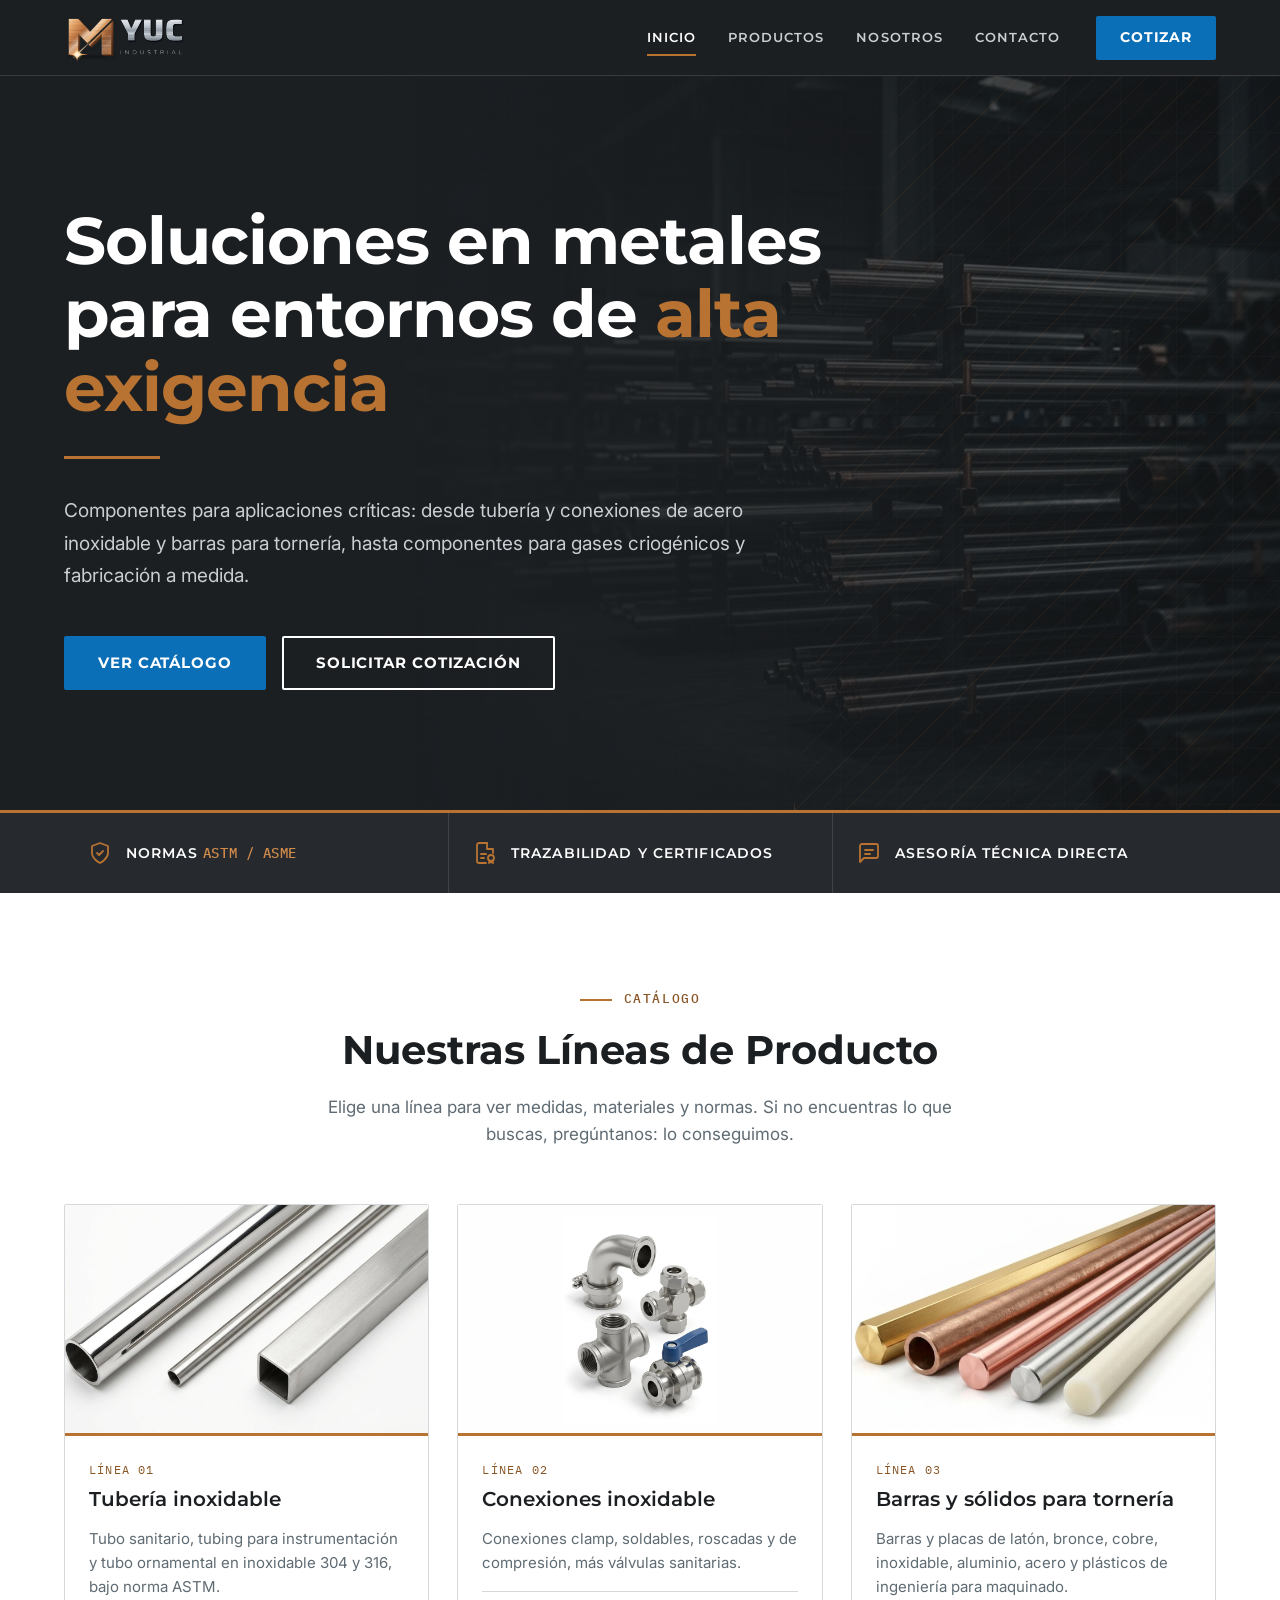
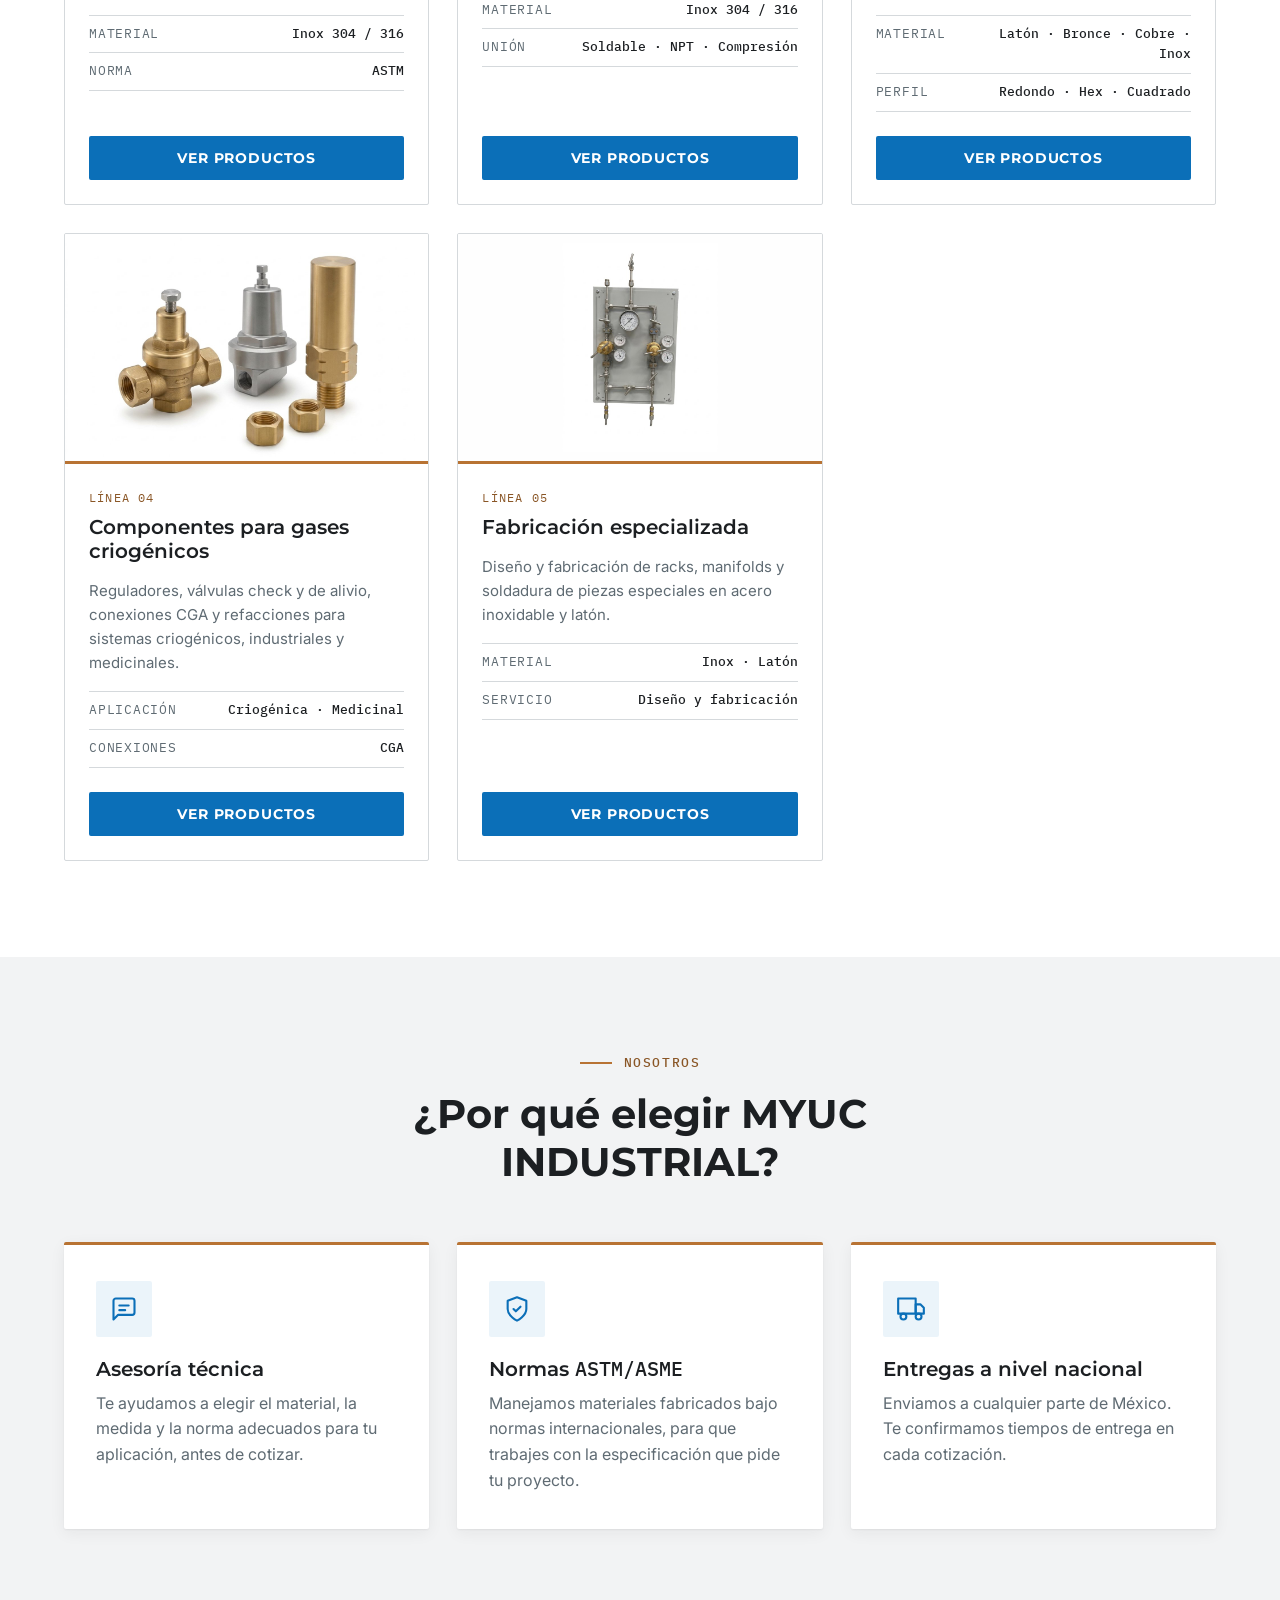
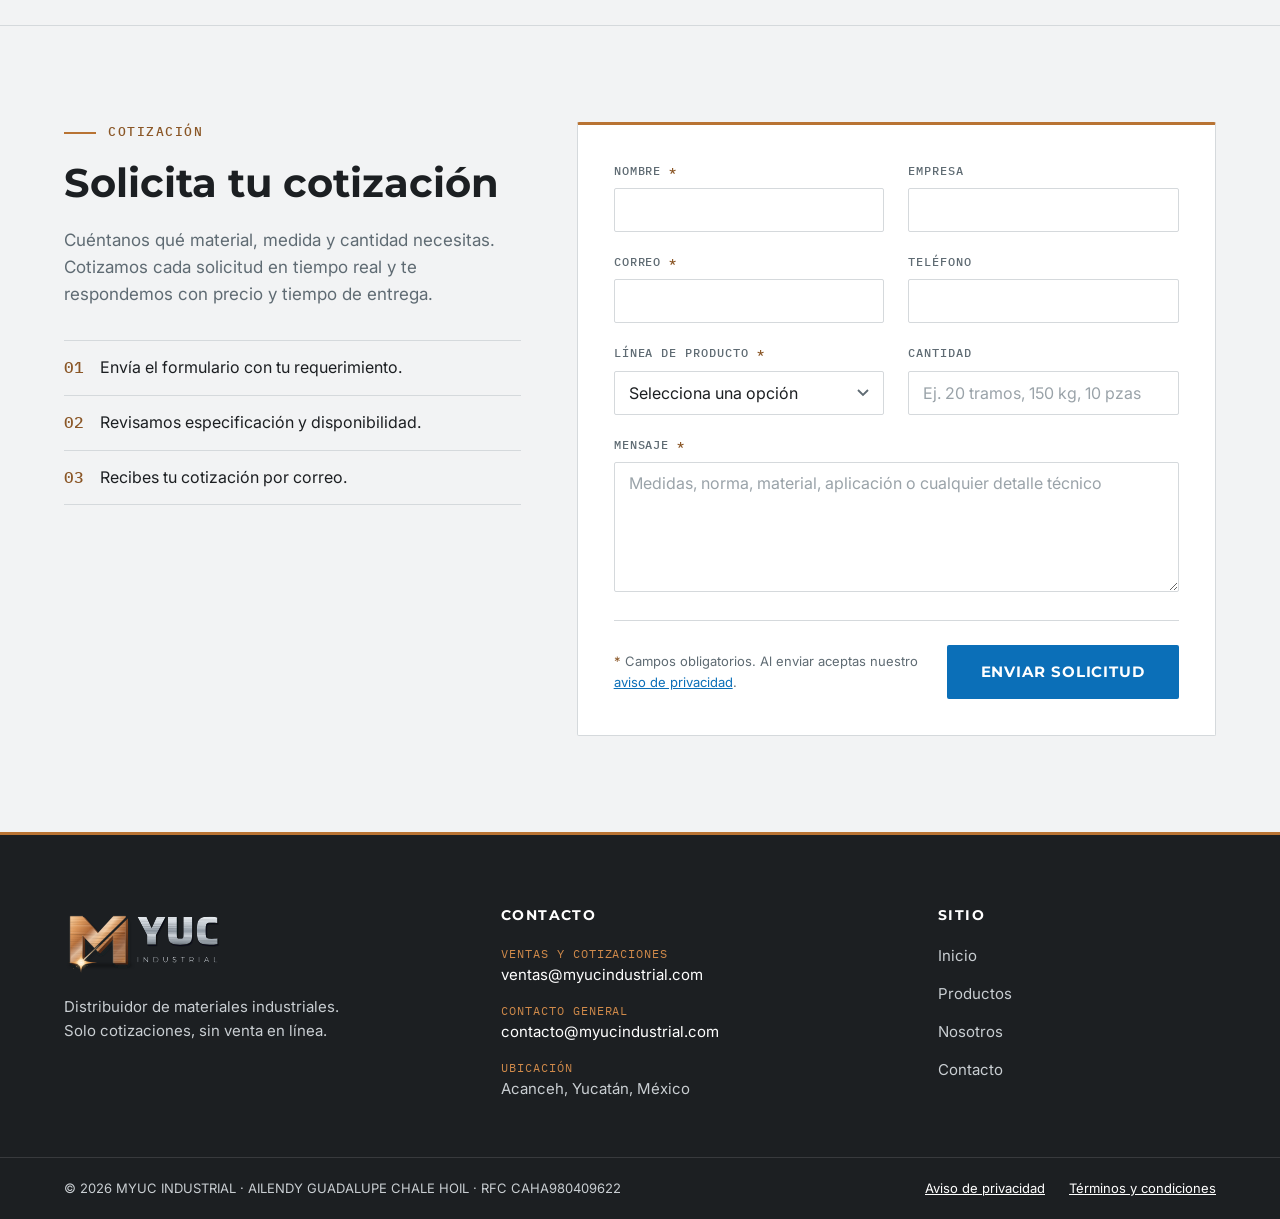
<file: index.html>
<!DOCTYPE html>
<html lang="es-MX">
<head>
  <!-- ============================================================
       MYUC INDUSTRIAL · Página de Inicio
       Sitio catálogo: no hay venta en línea, todo termina en una
       solicitud de cotización.
       Estructura de archivos:
         index.html          → esta página
         css/styles.css      → estilos globales (todas las páginas)
         js/main.js          → menú móvil y detalles de interacción
         img/                → logos e imágenes
       ============================================================ -->
  <meta charset="UTF-8">
  <meta name="viewport" content="width=device-width, initial-scale=1">
  <title>MYUC INDUSTRIAL | Tubería, Válvulas y Fabricación Especializada</title>
  <meta name="description" content="Tubería de acero inoxidable, latón para tornería, válvulas para gases criogénicos y fabricación de racks y manifolds a medida. Cotiza hoy con MYUC INDUSTRIAL.">
  <meta name="theme-color" content="#1C1F22">

  <!-- SEO: URL canónica y Open Graph (lo que muestran WhatsApp, Facebook y LinkedIn al compartir) -->
  <link rel="canonical" href="https://myucindustrial.com/">
  <meta property="og:type" content="website">
  <meta property="og:locale" content="es_MX">
  <meta property="og:site_name" content="MYUC INDUSTRIAL">
  <meta property="og:url" content="https://myucindustrial.com/">
  <meta property="og:title" content="MYUC INDUSTRIAL | Tubería, Válvulas y Fabricación Especializada">
  <meta property="og:description" content="Tubería de acero inoxidable, latón para tornería, válvulas para gases criogénicos y fabricación de racks y manifolds a medida. Cotiza hoy con MYUC INDUSTRIAL.">
  <meta property="og:image" content="https://myucindustrial.com/img/og-myuc.jpg">
  <meta property="og:image:width" content="1200">
  <meta property="og:image:height" content="630">
  <meta property="og:image:alt" content="MYUC INDUSTRIAL · Suministro industrial en acero inoxidable y gases">
  <meta name="twitter:card" content="summary_large_image">

  <!-- Ícono de la pestaña (usa el logo mientras se crea un favicon propio) -->
  <link rel="icon" href="img/favicon.svg" type="image/svg+xml">

  <!-- Fuentes del manual de marca: Montserrat (títulos), Inter (texto), IBM Plex Mono (datos técnicos) -->
  <link rel="preconnect" href="https://fonts.googleapis.com">
  <link rel="preconnect" href="https://fonts.gstatic.com" crossorigin>
  <link href="https://fonts.googleapis.com/css2?family=IBM+Plex+Mono:wght@400;500&family=Inter:wght@400;500;600&family=Montserrat:wght@600;700&display=swap" rel="stylesheet">

  <!-- Estilos globales -->
  <link rel="stylesheet" href="css/styles.css?v=20261026b">
</head>
<body>

  <!-- Enlace de accesibilidad: permite saltar el menú con el teclado -->
  <a class="skip-link" href="#contenido">Saltar al contenido</a>

  <!-- ============================================================
       HEADER FIJO (fondo Negro Carbón)
       Se repite igual en todas las páginas. En cada página nueva,
       mover la clase "is-active" y aria-current al enlace que toque.
       ============================================================ -->
  <header class="site-header">
    <div class="container header-inner">

      <!-- Logo a la izquierda: versión NEGATIVA (letras claras) para fondo oscuro -->
      <a class="brand" href="index.html" aria-label="MYUC INDUSTRIAL, ir al inicio">
        <img src="img/myuc-logo-negativo.svg" alt="MYUC INDUSTRIAL" width="123" height="52">
      </a>

      <!-- Botón hamburguesa: solo visible en celular -->
      <button class="nav-toggle" type="button" aria-expanded="false" aria-controls="menu-principal" aria-label="Abrir menú">
        <span class="nav-toggle-bar"></span>
        <span class="nav-toggle-bar"></span>
        <span class="nav-toggle-bar"></span>
      </button>

      <!-- Menú y botón "Cotizar" a la derecha -->
      <nav class="main-nav" id="menu-principal" aria-label="Menú principal">
        <ul class="nav-list">
          <li><a href="index.html" class="nav-link is-active" aria-current="page">Inicio</a></li>
          <!-- Por ahora "Productos" baja a la sección de líneas; después puede ir a productos.html -->
          <li><a href="#productos" class="nav-link">Productos</a></li>
          <li><a href="#nosotros" class="nav-link">Nosotros</a></li>
          <li><a href="#contacto" class="nav-link">Contacto</a></li>
        </ul>
        <!-- Botón principal de conversión: se cotiza cada solicitud en tiempo real -->
        <a href="#contacto" class="btn btn-primary nav-cta">Cotizar</a>
      </nav>

    </div>
  </header>

  <main id="contenido">

    <!-- ============================================================
         HERO (banner principal, fondo Negro Carbón)
         Enfoque: ingeniería, alta presión y aplicaciones críticas.
         Para agregar una foto de fondo, ver el comentario en
         css/styles.css → sección "HERO".
         ============================================================ -->
    <section class="hero" aria-labelledby="hero-titulo">
      <div class="container hero-inner">

        <!-- Título principal (H1): solo debe haber uno por página.
             La línea de cobre de 3px debajo se dibuja desde el CSS. -->
        <h1 id="hero-titulo" class="hero-title">
          Soluciones en metales para entornos de <span class="text-copper">alta exigencia</span>
        </h1>

        <!-- Subtítulo -->
        <p class="hero-lead">
          Componentes para aplicaciones críticas: desde tubería y conexiones de acero inoxidable
          y barras para tornería, hasta componentes para gases criogénicos y fabricación a medida.
        </p>

        <!-- Botones: Ver Catálogo (azul) y Solicitar cotización (transparente con borde blanco) -->
        <div class="hero-actions">
          <a href="#productos" class="btn btn-primary btn-lg">Ver Catálogo</a>
          <a href="#contacto" class="btn btn-outline-light btn-lg">Solicitar cotización</a>
        </div>

      </div>
    </section>

    <!-- ============================================================
         SELLOS DE CONFIANZA (franja gris oscura debajo del Hero)
         ============================================================ -->
    <section class="trust-bar" aria-label="Sellos de confianza">
      <ul class="container trust-list">
        <li class="trust-item">
          <!-- Ícono: escudo con palomita (normas) -->
          <svg class="trust-icon" viewBox="0 0 24 24" width="24" height="24" fill="none" stroke="currentColor" stroke-width="1.8" stroke-linecap="round" stroke-linejoin="round" aria-hidden="true">
            <path d="M12 22s8-4 8-10V5l-8-3-8 3v7c0 6 8 10 8 10z"/>
            <path d="m9 12 2 2 4-4"/>
          </svg>
          <span>Normas <span class="mono">ASTM / ASME</span></span>
        </li>
        <li class="trust-item">
          <!-- Ícono: documento con sello (certificados) -->
          <svg class="trust-icon" viewBox="0 0 24 24" width="24" height="24" fill="none" stroke="currentColor" stroke-width="1.8" stroke-linecap="round" stroke-linejoin="round" aria-hidden="true">
            <path d="M14 2H6a2 2 0 0 0-2 2v16a2 2 0 0 0 2 2h7"/>
            <path d="M14 2v6h6M20 8v4"/>
            <path d="M8 13h5M8 17h3"/>
            <circle cx="18" cy="17" r="3"/>
            <path d="m16.5 19.5-.5 2.5 2-1 2 1-.5-2.5"/>
          </svg>
          <span>Trazabilidad y certificados</span>
        </li>
        <li class="trust-item">
          <!-- Ícono: globo de diálogo (asesoría) -->
          <svg class="trust-icon" viewBox="0 0 24 24" width="24" height="24" fill="none" stroke="currentColor" stroke-width="1.8" stroke-linecap="round" stroke-linejoin="round" aria-hidden="true">
            <path d="M21 15a2 2 0 0 1-2 2H7l-4 4V5a2 2 0 0 1 2-2h14a2 2 0 0 1 2 2z"/>
            <path d="M8 9h8M8 13h5"/>
          </svg>
          <span>Asesoría técnica directa</span>
        </li>
      </ul>
    </section>

    <!-- ============================================================
         NUESTRAS LÍNEAS DE PRODUCTO (6 tarjetas)
         Tarjeta: fondo blanco, borde Gris Línea, título en Montserrat
         SemiBold y datos técnicos en IBM Plex Mono.
         Para agregar una línea nueva: copiar un <article class="product-card">
         completo y cambiar imagen, código, nombre, datos y enlace.
         ============================================================ -->
    <section class="section" id="productos" aria-labelledby="productos-titulo">
      <div class="container">

        <header class="section-header">
          <p class="eyebrow eyebrow-dark">Catálogo</p>
          <h2 id="productos-titulo" class="section-title">Nuestras Líneas de Producto</h2>
          <p class="section-lead">Elige una línea para ver medidas, materiales y normas. Si no encuentras lo que buscas, pregúntanos: lo conseguimos.</p>
        </header>

        <div class="product-grid">

          <!-- Tarjeta 1 · Tubería inoxidable → tuberia-inoxidable.html -->
          <article class="product-card">
            <div class="product-card-media">
              <img src="img/lineas/tuberia-inoxidable.jpg" alt="Tubería inoxidable" width="640" height="400" loading="lazy" onerror="this.onerror=null;this.src='img/placeholder.svg'">
            </div>
            <div class="product-card-body">
              <span class="product-code">Línea 01</span>
              <h3 class="product-card-title">Tubería inoxidable</h3>
              <p class="product-card-text">Tubo sanitario, tubing para instrumentación y tubo ornamental en inoxidable 304 y 316, bajo norma ASTM.</p>
              <!-- Datos técnicos (IBM Plex Mono) -->
              <dl class="product-specs">
                <div><dt>Material</dt><dd>Inox 304 / 316</dd></div>
                <div><dt>Norma</dt><dd>ASTM</dd></div>
              </dl>
              <a href="tuberia-inoxidable.html" class="btn btn-primary product-card-btn" aria-label="Ver productos: Tubería inoxidable">Ver productos</a>
            </div>
          </article>

          <!-- Tarjeta 2 · Conexiones inoxidable → conexiones-inoxidable.html -->
          <article class="product-card">
            <div class="product-card-media">
              <img src="img/lineas/conexiones-inoxidable.jpg" alt="Conexiones inoxidable" width="640" height="400" loading="lazy" onerror="this.onerror=null;this.src='img/placeholder.svg'">
            </div>
            <div class="product-card-body">
              <span class="product-code">Línea 02</span>
              <h3 class="product-card-title">Conexiones inoxidable</h3>
              <p class="product-card-text">Conexiones clamp, soldables, roscadas y de compresión, más válvulas sanitarias.</p>
              <!-- Datos técnicos (IBM Plex Mono) -->
              <dl class="product-specs">
                <div><dt>Material</dt><dd>Inox 304 / 316</dd></div>
                <div><dt>Unión</dt><dd>Soldable · NPT · Compresión</dd></div>
              </dl>
              <a href="conexiones-inoxidable.html" class="btn btn-primary product-card-btn" aria-label="Ver productos: Conexiones inoxidable">Ver productos</a>
            </div>
          </article>

          <!-- Tarjeta 3 · Barras y sólidos para tornería → torneria.html -->
          <article class="product-card">
            <div class="product-card-media">
              <img src="img/lineas/torneria.jpg" alt="Barras y sólidos para tornería" width="640" height="400" loading="lazy" onerror="this.onerror=null;this.src='img/placeholder.svg'">
            </div>
            <div class="product-card-body">
              <span class="product-code">Línea 03</span>
              <h3 class="product-card-title">Barras y sólidos para tornería</h3>
              <p class="product-card-text">Barras y placas de latón, bronce, cobre, inoxidable, aluminio, acero y plásticos de ingeniería para maquinado.</p>
              <!-- Datos técnicos (IBM Plex Mono) -->
              <dl class="product-specs">
                <div><dt>Material</dt><dd>Latón · Bronce · Cobre · Inox</dd></div>
                <div><dt>Perfil</dt><dd>Redondo · Hex · Cuadrado</dd></div>
              </dl>
              <a href="torneria.html" class="btn btn-primary product-card-btn" aria-label="Ver productos: Barras y sólidos para tornería">Ver productos</a>
            </div>
          </article>

          <!-- Tarjeta 4 · Componentes para gases criogénicos → gases-criogenicos.html -->
          <article class="product-card">
            <div class="product-card-media">
              <img src="img/lineas/gases-criogenicos.jpg" alt="Componentes para gases criogénicos" width="640" height="400" loading="lazy" onerror="this.onerror=null;this.src='img/placeholder.svg'">
            </div>
            <div class="product-card-body">
              <span class="product-code">Línea 04</span>
              <h3 class="product-card-title">Componentes para gases criogénicos</h3>
              <p class="product-card-text">Reguladores, válvulas check y de alivio, conexiones CGA y refacciones para sistemas criogénicos, industriales y medicinales.</p>
              <!-- Datos técnicos (IBM Plex Mono) -->
              <dl class="product-specs">
                <div><dt>Aplicación</dt><dd>Criogénica · Medicinal</dd></div>
                <div><dt>Conexiones</dt><dd>CGA</dd></div>
              </dl>
              <a href="gases-criogenicos.html" class="btn btn-primary product-card-btn" aria-label="Ver productos: Componentes para gases criogénicos">Ver productos</a>
            </div>
          </article>

          <!-- Tarjeta 5 · Fabricación especializada → fabricacion.html -->
          <article class="product-card">
            <div class="product-card-media">
              <img src="img/lineas/fabricacion.jpg" alt="Fabricación especializada" width="640" height="400" loading="lazy" onerror="this.onerror=null;this.src='img/placeholder.svg'">
            </div>
            <div class="product-card-body">
              <span class="product-code">Línea 05</span>
              <h3 class="product-card-title">Fabricación especializada</h3>
              <p class="product-card-text">Diseño y fabricación de racks, manifolds y soldadura de piezas especiales en acero inoxidable y latón.</p>
              <!-- Datos técnicos (IBM Plex Mono) -->
              <dl class="product-specs">
                <div><dt>Material</dt><dd>Inox · Latón</dd></div>
                <div><dt>Servicio</dt><dd>Diseño y fabricación</dd></div>
              </dl>
              <a href="fabricacion.html" class="btn btn-primary product-card-btn" aria-label="Ver productos: Fabricación especializada">Ver productos</a>
            </div>
          </article>

        </div>
      </div>
    </section>

    <!-- ============================================================
         ¿POR QUÉ ELEGIR MYUC INDUSTRIAL? (fondo Gris Niebla)
         El id="nosotros" lo usa el menú mientras no exista nosotros.html
         ============================================================ -->
    <section class="section section-alt" id="nosotros" aria-labelledby="porque-titulo">
      <div class="container">

        <header class="section-header">
          <p class="eyebrow eyebrow-dark">Nosotros</p>
          <h2 id="porque-titulo" class="section-title">¿Por qué elegir MYUC INDUSTRIAL?</h2>
        </header>

        <div class="features-grid">

          <!-- Beneficio 1 -->
          <article class="feature">
            <div class="feature-icon" aria-hidden="true">
              <!-- Ícono: persona con casco / asesoría -->
              <svg viewBox="0 0 24 24" width="28" height="28" fill="none" stroke="currentColor" stroke-width="1.8" stroke-linecap="round" stroke-linejoin="round">
                <path d="M21 15a2 2 0 0 1-2 2H7l-4 4V5a2 2 0 0 1 2-2h14a2 2 0 0 1 2 2z"/>
                <path d="M8 9h8M8 13h5"/>
              </svg>
            </div>
            <h3 class="feature-title">Asesoría técnica</h3>
            <p class="feature-text">Te ayudamos a elegir el material, la medida y la norma adecuados para tu aplicación, antes de cotizar.</p>
          </article>

          <!-- Beneficio 2 -->
          <article class="feature">
            <div class="feature-icon" aria-hidden="true">
              <!-- Ícono: escudo con palomita / normas -->
              <svg viewBox="0 0 24 24" width="28" height="28" fill="none" stroke="currentColor" stroke-width="1.8" stroke-linecap="round" stroke-linejoin="round">
                <path d="M12 22s8-4 8-10V5l-8-3-8 3v7c0 6 8 10 8 10z"/>
                <path d="m9 12 2 2 4-4"/>
              </svg>
            </div>
            <h3 class="feature-title">Normas <span class="mono">ASTM/ASME</span></h3>
            <p class="feature-text">Manejamos materiales fabricados bajo normas internacionales, para que trabajes con la especificación que pide tu proyecto.</p>
          </article>

          <!-- Beneficio 3 -->
          <article class="feature">
            <div class="feature-icon" aria-hidden="true">
              <!-- Ícono: camión / entregas -->
              <svg viewBox="0 0 24 24" width="28" height="28" fill="none" stroke="currentColor" stroke-width="1.8" stroke-linecap="round" stroke-linejoin="round">
                <path d="M1 3h15v13H1z"/>
                <path d="M16 8h4l3 3v5h-7z"/>
                <circle cx="5.5" cy="18.5" r="2.5"/>
                <circle cx="18.5" cy="18.5" r="2.5"/>
              </svg>
            </div>
            <h3 class="feature-title">Entregas a nivel nacional</h3>
            <p class="feature-text">Enviamos a cualquier parte de México. Te confirmamos tiempos de entrega en cada cotización.</p>
          </article>

        </div>
      </div>
    </section>

    <!-- ============================================================
         FORMULARIO DE COTIZACIÓN / CONTACTO (antes del footer)
         Se envía con Formspree (no necesita servidor propio).
         Endpoint de Formspree de MYUC INDUSTRIAL (mnpjellz).
         Las solicitudes llegan al correo registrado en Formspree.
         ============================================================ -->
    <section class="section section-alt contact-section" id="contacto" aria-labelledby="contacto-titulo">
      <div class="container contact-grid">

        <!-- Columna izquierda: explicación -->
        <div class="contact-intro">
          <p class="eyebrow">Cotización</p>
          <h2 id="contacto-titulo" class="section-title">Solicita tu cotización</h2>
          <p class="section-lead">Cuéntanos qué material, medida y cantidad necesitas. Cotizamos cada solicitud en tiempo real y te respondemos con precio y tiempo de entrega.</p>
          <ul class="contact-steps">
            <li><span class="mono">01</span> Envía el formulario con tu requerimiento.</li>
            <li><span class="mono">02</span> Revisamos especificación y disponibilidad.</li>
            <li><span class="mono">03</span> Recibes tu cotización por correo.</li>
          </ul>
        </div>

        <!-- Columna derecha: formulario -->
        <form class="quote-form" action="https://formspree.io/f/mnpjellz" method="POST">
          <!-- Asunto del correo que llega a la bandeja (lo usa Formspree) -->
          <input type="hidden" name="_subject" value="Nueva solicitud de cotización · MYUC INDUSTRIAL">
          <!-- Página a la que Formspree regresa al usuario tras enviar (main.js pone la URL completa) -->
          <input type="hidden" name="_next" value="gracias.html">
          <!-- Honeypot anti-spam: campo oculto que los humanos no llenan; Formspree descarta el envío si trae texto -->
          <input type="text" name="_gotcha" class="hp-field" tabindex="-1" autocomplete="off" aria-hidden="true">

          <div class="form-grid">
            <div class="form-field">
              <label for="f-nombre">Nombre <span class="req" aria-hidden="true">*</span></label>
              <input type="text" id="f-nombre" name="nombre" autocomplete="name" required>
            </div>

            <div class="form-field">
              <label for="f-empresa">Empresa</label>
              <input type="text" id="f-empresa" name="empresa" autocomplete="organization">
            </div>

            <div class="form-field">
              <label for="f-correo">Correo <span class="req" aria-hidden="true">*</span></label>
              <input type="email" id="f-correo" name="email" autocomplete="email" required>
            </div>

            <div class="form-field">
              <label for="f-telefono">Teléfono</label>
              <input type="tel" id="f-telefono" name="telefono" autocomplete="tel">
            </div>

            <!-- Menú con las 6 líneas de producto -->
            <div class="form-field">
              <label for="f-linea">Línea de producto <span class="req" aria-hidden="true">*</span></label>
              <select id="f-linea" name="linea_producto" required>
                <option value="" disabled selected>Selecciona una opción</option>
                <option>Tubería inoxidable</option>
                <option>Conexiones inoxidable</option>
                <option>Barras y sólidos para tornería</option>
                <option>Componentes para gases criogénicos</option>
                <option>Fabricación especializada</option>
              </select>
            </div>

            <div class="form-field">
              <label for="f-cantidad">Cantidad</label>
              <input type="text" id="f-cantidad" name="cantidad" placeholder="Ej. 20 tramos, 150 kg, 10 pzas">
            </div>

            <div class="form-field form-field-full">
              <label for="f-mensaje">Mensaje <span class="req" aria-hidden="true">*</span></label>
              <textarea id="f-mensaje" name="mensaje" rows="5" placeholder="Medidas, norma, material, aplicación o cualquier detalle técnico" required></textarea>
            </div>
          </div>

          <div class="form-footer">
            <p class="form-note"><span class="req">*</span> Campos obligatorios. Al enviar aceptas nuestro <a href="aviso-privacidad.html">aviso de privacidad</a>.</p>
            <button type="submit" class="btn btn-primary btn-lg">Enviar solicitud</button>
          </div>
        </form>

      </div>
    </section>

  </main>

  <!-- ============================================================
       FOOTER (fondo Negro Carbón, logo en versión negativa)
       Datos reales del titular (persona física) y páginas legales.
       ============================================================ -->
  <footer class="site-footer">
    <div class="container footer-grid">

      <!-- Columna 1: marca -->
      <div class="footer-brand">
        <img src="img/myuc-logo-negativo.svg" alt="MYUC INDUSTRIAL" width="160" height="68" loading="lazy">
        <p>Distribuidor de materiales industriales. Solo cotizaciones, sin venta en línea.</p>
      </div>

      <!-- Columna 2: contacto -->
      <div>
        <p class="footer-title">Contacto</p>
        <ul class="footer-list">
          <li>
            <span class="footer-label">Ventas y cotizaciones</span>
            <a href="mailto:ventas@myucindustrial.com">ventas@myucindustrial.com</a>
          </li>
          <li>
            <span class="footer-label">Contacto general</span>
            <a href="mailto:contacto@myucindustrial.com">contacto@myucindustrial.com</a>
          </li>
          <li>
            <span class="footer-label">Ubicación</span>
            <address>Acanceh, Yucatán, México</address>
          </li>
        </ul>
      </div>

      <!-- Columna 3: navegación -->
      <div>
        <p class="footer-title">Sitio</p>
        <ul class="footer-list footer-links">
          <li><a href="index.html">Inicio</a></li>
          <li><a href="#productos">Productos</a></li>
          <li><a href="#nosotros">Nosotros</a></li>
          <li><a href="#contacto">Contacto</a></li>
        </ul>
      </div>

    </div>

    <!-- Barra inferior: titular, RFC y páginas legales -->
    <div class="footer-bottom">
      <div class="container footer-bottom-inner">
        <p>&copy; <span id="anio-actual">2026</span> MYUC INDUSTRIAL · AILENDY GUADALUPE CHALE HOIL · RFC CAHA980409622</p>
        <nav class="footer-legal" aria-label="Información legal">
          <a href="aviso-privacidad.html">Aviso de privacidad</a>
          <a href="terminos-condiciones.html">Términos y condiciones</a>
        </nav>
      </div>
    </div>
  </footer>

  <!-- JavaScript del sitio (al final para no frenar la carga) -->
  <script src="js/main.js?v=20261026b"></script>
</body>
</html>
</file>
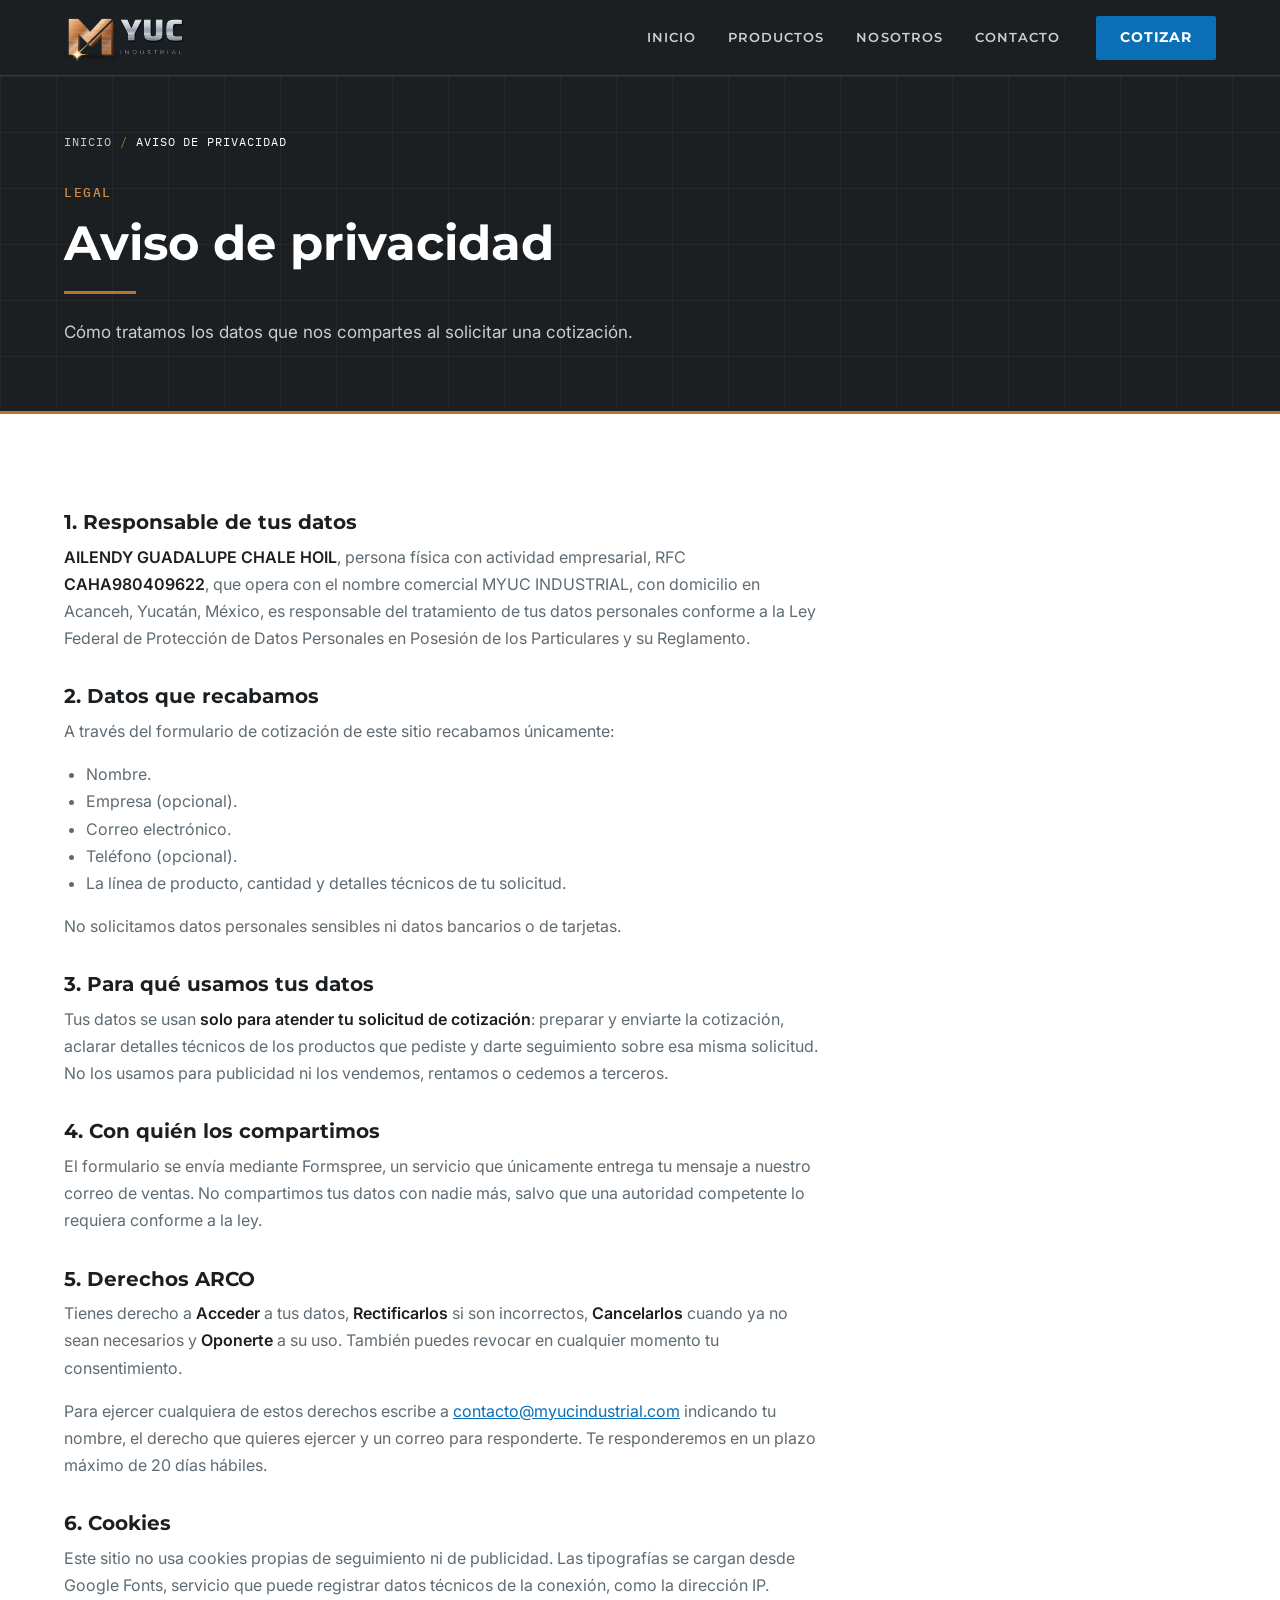
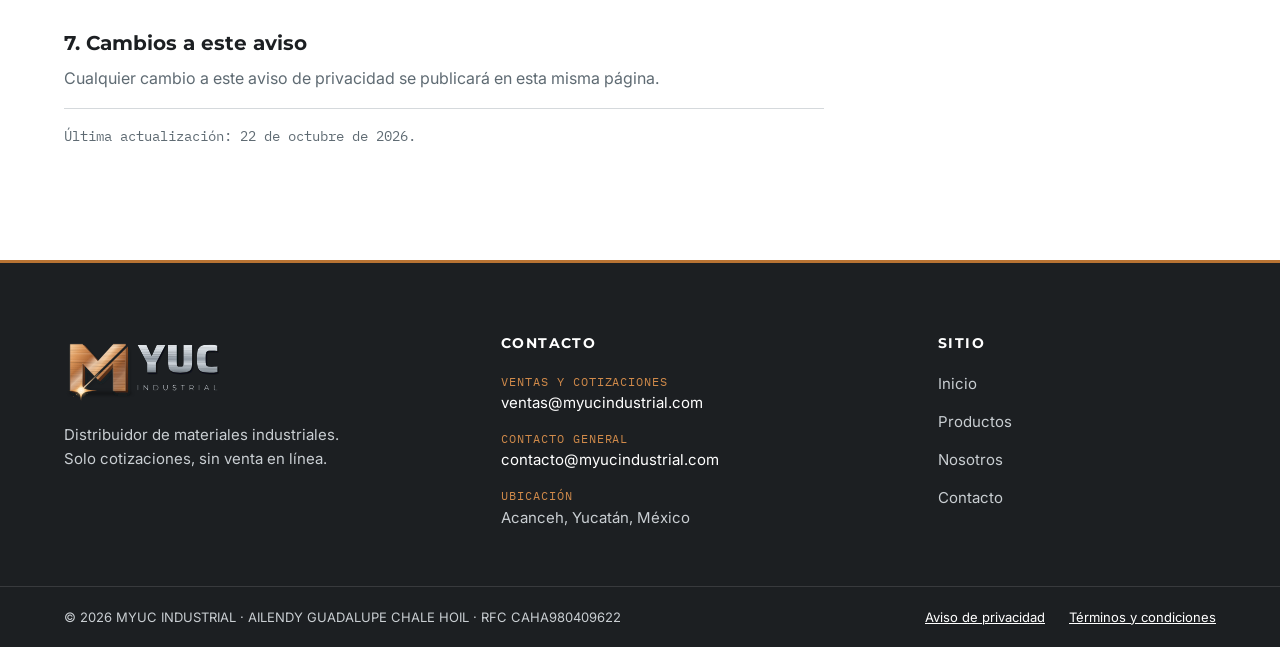
<file: aviso-privacidad.html>
<!DOCTYPE html>
<html lang="es-MX">
<head>
  <!-- ============================================================
       MYUC INDUSTRIAL · Aviso de privacidad
       Sitio catálogo: no hay venta en línea, todo termina en una
       solicitud de cotización.
       Estructura de archivos:
         index.html          → página de inicio (con el formulario)
         aviso-privacidad.html → esta página
         css/styles.css      → estilos globales (todas las páginas)
         js/main.js          → menú móvil y detalles de interacción
         img/                → logos e imágenes
       ============================================================ -->
  <meta charset="UTF-8">
  <meta name="viewport" content="width=device-width, initial-scale=1">
  <title>Aviso de privacidad | MYUC INDUSTRIAL</title>
  <meta name="description" content="Aviso de privacidad de MYUC INDUSTRIAL: qué datos recabamos en el formulario de cotización, para qué los usamos y cómo ejercer tus derechos ARCO.">
  <meta name="theme-color" content="#1C1F22">

  <!-- SEO: URL canónica y Open Graph (lo que muestran WhatsApp, Facebook y LinkedIn al compartir) -->
  <link rel="canonical" href="https://myucindustrial.com/aviso-privacidad.html">
  <meta property="og:type" content="website">
  <meta property="og:locale" content="es_MX">
  <meta property="og:site_name" content="MYUC INDUSTRIAL">
  <meta property="og:url" content="https://myucindustrial.com/aviso-privacidad.html">
  <meta property="og:title" content="Aviso de privacidad | MYUC INDUSTRIAL">
  <meta property="og:description" content="Aviso de privacidad de MYUC INDUSTRIAL: qué datos recabamos en el formulario de cotización, para qué los usamos y cómo ejercer tus derechos ARCO.">
  <meta property="og:image" content="https://myucindustrial.com/img/og-myuc.jpg">
  <meta property="og:image:width" content="1200">
  <meta property="og:image:height" content="630">
  <meta property="og:image:alt" content="MYUC INDUSTRIAL · Suministro industrial en acero inoxidable y gases">
  <meta name="twitter:card" content="summary_large_image">

  <!-- Ícono de la pestaña (usa el logo mientras se crea un favicon propio) -->
  <link rel="icon" href="img/favicon.svg" type="image/svg+xml">

  <!-- Fuentes del manual de marca: Montserrat (títulos), Inter (texto), IBM Plex Mono (datos técnicos) -->
  <link rel="preconnect" href="https://fonts.googleapis.com">
  <link rel="preconnect" href="https://fonts.gstatic.com" crossorigin>
  <link href="https://fonts.googleapis.com/css2?family=IBM+Plex+Mono:wght@400;500&family=Inter:wght@400;500;600&family=Montserrat:wght@600;700&display=swap" rel="stylesheet">

  <!-- Estilos globales -->
  <link rel="stylesheet" href="css/styles.css?v=20261026b">
</head>
<body>

  <!-- Enlace de accesibilidad: permite saltar el menú con el teclado -->
  <a class="skip-link" href="#contenido">Saltar al contenido</a>

  <!-- ============================================================
       HEADER FIJO (fondo Negro Carbón)
       Se repite igual en todas las páginas. En cada página nueva,
       mover la clase "is-active" y aria-current al enlace que toque.
       ============================================================ -->
  <header class="site-header">
    <div class="container header-inner">

      <!-- Logo a la izquierda: versión NEGATIVA (letras claras) para fondo oscuro -->
      <a class="brand" href="index.html" aria-label="MYUC INDUSTRIAL, ir al inicio">
        <img src="img/myuc-logo-negativo.svg" alt="MYUC INDUSTRIAL" width="123" height="52">
      </a>

      <!-- Botón hamburguesa: solo visible en celular -->
      <button class="nav-toggle" type="button" aria-expanded="false" aria-controls="menu-principal" aria-label="Abrir menú">
        <span class="nav-toggle-bar"></span>
        <span class="nav-toggle-bar"></span>
        <span class="nav-toggle-bar"></span>
      </button>

      <!-- Menú y botón "Cotizar" a la derecha -->
      <nav class="main-nav" id="menu-principal" aria-label="Menú principal">
        <ul class="nav-list">
          <li><a href="index.html" class="nav-link">Inicio</a></li>
          <!-- En esta página "Productos" queda marcado como activo -->
          <li><a href="index.html#productos" class="nav-link">Productos</a></li>
          <li><a href="index.html#nosotros" class="nav-link">Nosotros</a></li>
          <li><a href="index.html#contacto" class="nav-link">Contacto</a></li>
        </ul>
        <!-- Botón principal de conversión: se cotiza cada solicitud en tiempo real -->
        <a href="index.html?linea=Tuber%C3%ADa%20inoxidable#contacto" class="btn btn-primary nav-cta">Cotizar</a>
      </nav>

    </div>
  </header>

  <main id="contenido">

    <!-- HERO PEQUEÑO -->
    <section class="page-hero" aria-labelledby="pagina-titulo">
      <div class="container">
        <nav class="breadcrumb" aria-label="Ruta de navegación">
          <ol>
            <li><a href="index.html">Inicio</a></li>
            <li aria-current="page">Aviso de privacidad</li>
          </ol>
        </nav>
        <p class="page-hero-code">Legal</p>
        <h1 id="pagina-titulo" class="page-hero-title">Aviso de privacidad</h1>
        <p class="page-hero-lead">Cómo tratamos los datos que nos compartes al solicitar una cotización.</p>
      </div>
    </section>

    <!-- TEXTO LEGAL -->
    <section class="section legal">
      <div class="container legal-body">
        <h2>1. Responsable de tus datos</h2>
        <p><strong>AILENDY GUADALUPE CHALE HOIL</strong>, persona física con actividad empresarial, RFC <strong>CAHA980409622</strong>, que opera con el nombre comercial MYUC INDUSTRIAL, con domicilio en Acanceh, Yucatán, México, es responsable del tratamiento de tus datos personales conforme a la Ley Federal de Protección de Datos Personales en Posesión de los Particulares y su Reglamento.</p>

        <h2>2. Datos que recabamos</h2>
        <p>A través del formulario de cotización de este sitio recabamos únicamente:</p>
        <ul>
          <li>Nombre.</li>
          <li>Empresa (opcional).</li>
          <li>Correo electrónico.</li>
          <li>Teléfono (opcional).</li>
          <li>La línea de producto, cantidad y detalles técnicos de tu solicitud.</li>
        </ul>
        <p>No solicitamos datos personales sensibles ni datos bancarios o de tarjetas.</p>

        <h2>3. Para qué usamos tus datos</h2>
        <p>Tus datos se usan <strong>solo para atender tu solicitud de cotización</strong>: preparar y enviarte la cotización, aclarar detalles técnicos de los productos que pediste y darte seguimiento sobre esa misma solicitud. No los usamos para publicidad ni los vendemos, rentamos o cedemos a terceros.</p>

        <h2>4. Con quién los compartimos</h2>
        <p>El formulario se envía mediante Formspree, un servicio que únicamente entrega tu mensaje a nuestro correo de ventas. No compartimos tus datos con nadie más, salvo que una autoridad competente lo requiera conforme a la ley.</p>

        <h2>5. Derechos ARCO</h2>
        <p>Tienes derecho a <strong>Acceder</strong> a tus datos, <strong>Rectificarlos</strong> si son incorrectos, <strong>Cancelarlos</strong> cuando ya no sean necesarios y <strong>Oponerte</strong> a su uso. También puedes revocar en cualquier momento tu consentimiento.</p>
        <p>Para ejercer cualquiera de estos derechos escribe a <a href="mailto:contacto@myucindustrial.com">contacto@myucindustrial.com</a> indicando tu nombre, el derecho que quieres ejercer y un correo para responderte. Te responderemos en un plazo máximo de 20 días hábiles.</p>

        <h2>6. Cookies</h2>
        <p>Este sitio no usa cookies propias de seguimiento ni de publicidad. Las tipografías se cargan desde Google Fonts, servicio que puede registrar datos técnicos de la conexión, como la dirección IP.</p>

        <h2>7. Cambios a este aviso</h2>
        <p>Cualquier cambio a este aviso de privacidad se publicará en esta misma página.</p>

        <p class="legal-fecha">Última actualización: 22 de octubre de 2026.</p>
      </div>
    </section>

  </main>

  <!-- ============================================================
       FOOTER (fondo Negro Carbón, logo en versión negativa)
       Datos reales del titular (persona física) y páginas legales.
       ============================================================ -->
  <footer class="site-footer">
    <div class="container footer-grid">

      <!-- Columna 1: marca -->
      <div class="footer-brand">
        <img src="img/myuc-logo-negativo.svg" alt="MYUC INDUSTRIAL" width="160" height="68" loading="lazy">
        <p>Distribuidor de materiales industriales. Solo cotizaciones, sin venta en línea.</p>
      </div>

      <!-- Columna 2: contacto -->
      <div>
        <p class="footer-title">Contacto</p>
        <ul class="footer-list">
          <li>
            <span class="footer-label">Ventas y cotizaciones</span>
            <a href="mailto:ventas@myucindustrial.com">ventas@myucindustrial.com</a>
          </li>
          <li>
            <span class="footer-label">Contacto general</span>
            <a href="mailto:contacto@myucindustrial.com">contacto@myucindustrial.com</a>
          </li>
          <li>
            <span class="footer-label">Ubicación</span>
            <address>Acanceh, Yucatán, México</address>
          </li>
        </ul>
      </div>

      <!-- Columna 3: navegación -->
      <div>
        <p class="footer-title">Sitio</p>
        <ul class="footer-list footer-links">
          <li><a href="index.html">Inicio</a></li>
          <li><a href="index.html#productos">Productos</a></li>
          <li><a href="index.html#nosotros">Nosotros</a></li>
          <li><a href="index.html#contacto">Contacto</a></li>
        </ul>
      </div>

    </div>

    <!-- Barra inferior: titular, RFC y páginas legales -->
    <div class="footer-bottom">
      <div class="container footer-bottom-inner">
        <p>&copy; <span id="anio-actual">2026</span> MYUC INDUSTRIAL · AILENDY GUADALUPE CHALE HOIL · RFC CAHA980409622</p>
        <nav class="footer-legal" aria-label="Información legal">
          <a href="aviso-privacidad.html">Aviso de privacidad</a>
          <a href="terminos-condiciones.html">Términos y condiciones</a>
        </nav>
      </div>
    </div>
  </footer>

  <!-- JavaScript del sitio (al final para no frenar la carga) -->
  <script src="js/main.js?v=20261026b"></script>
</body>
</html>
</file>
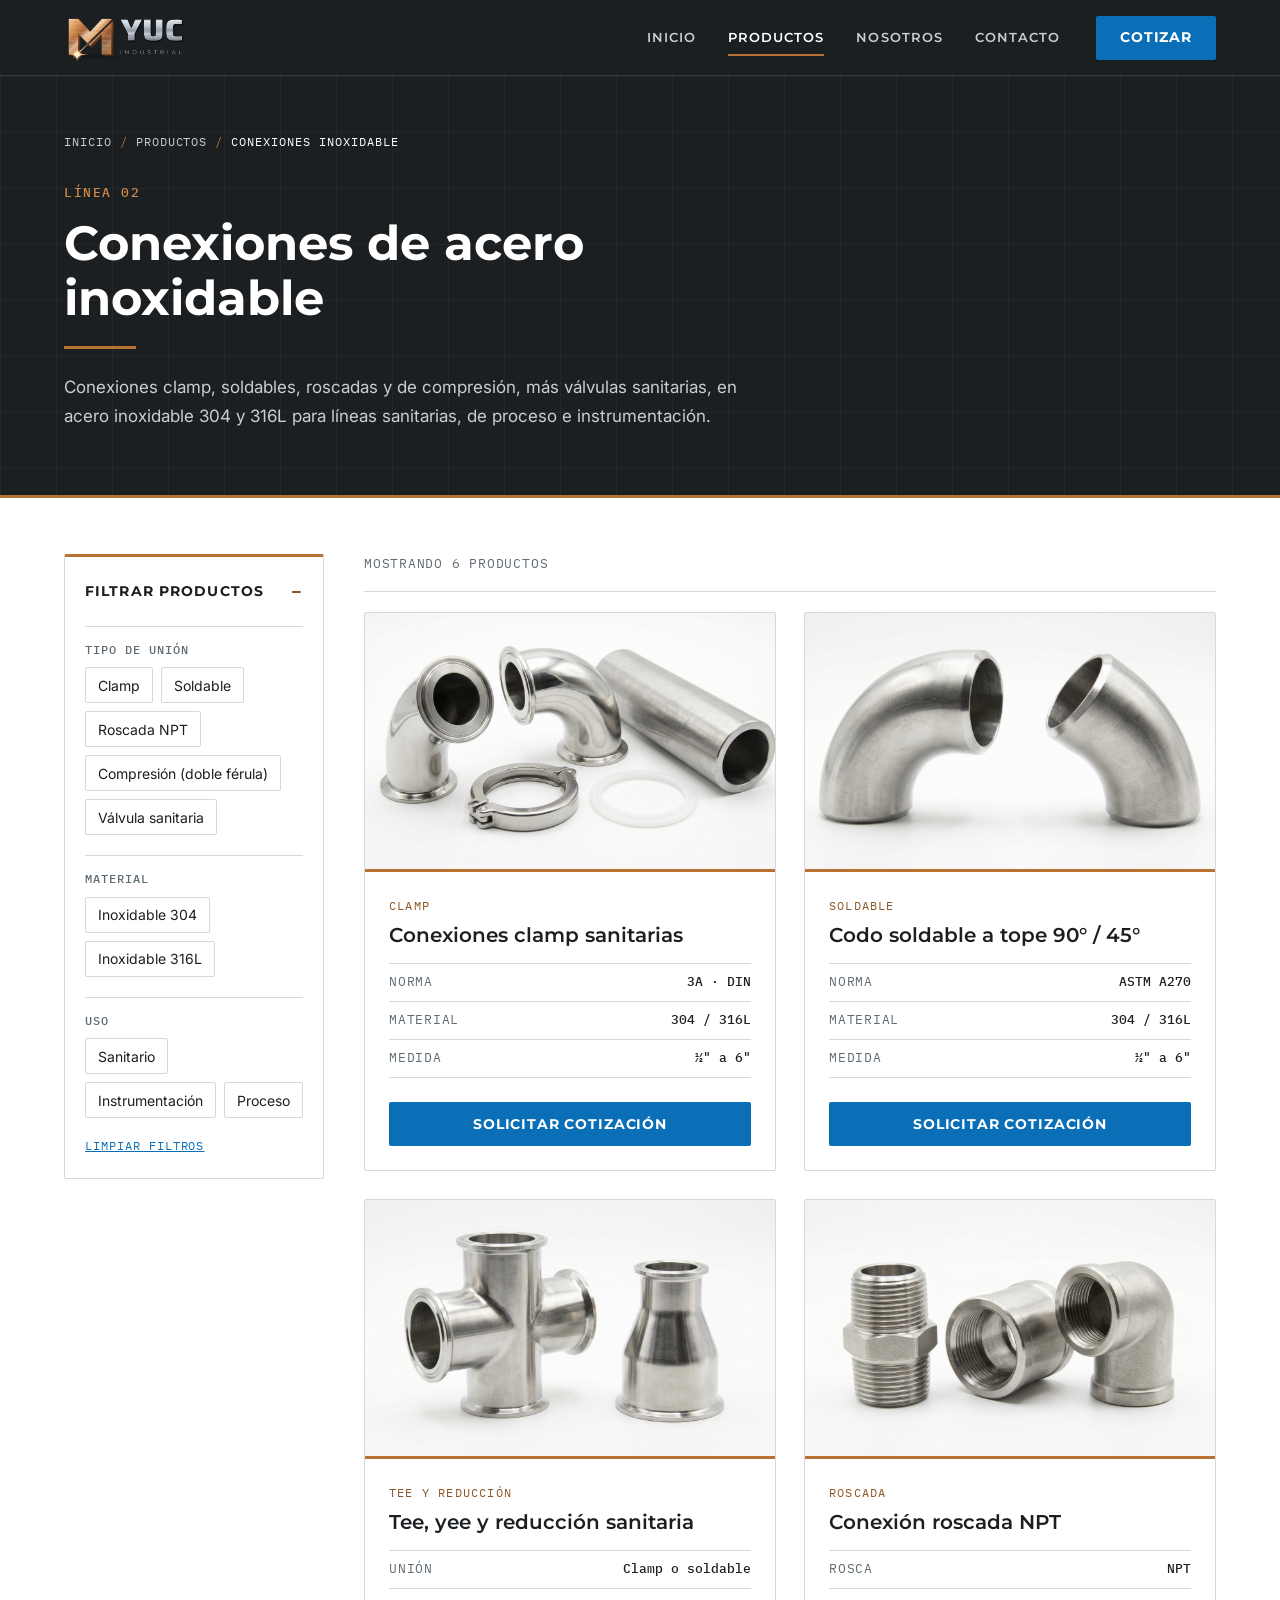
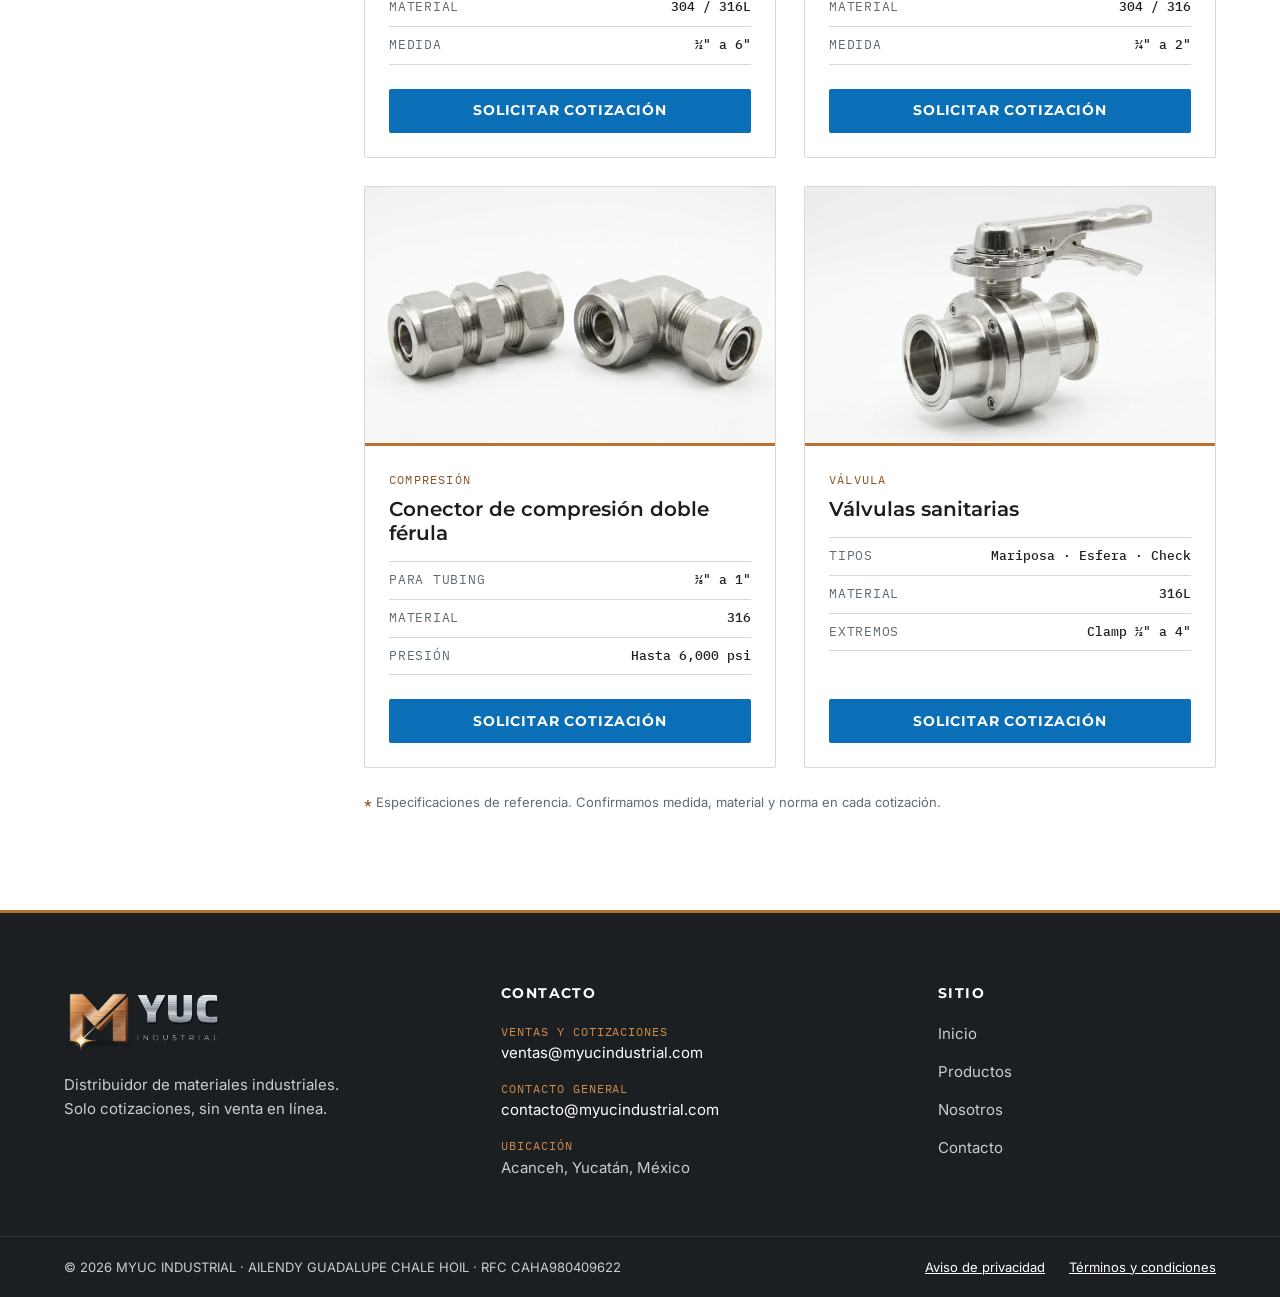
<file: conexiones-inoxidable.html>
<!DOCTYPE html>
<html lang="es-MX">
<head>
  <!-- ============================================================
       MYUC INDUSTRIAL · Línea 02: Conexiones inoxidable
       Sitio catálogo: no hay venta en línea, todo termina en una
       solicitud de cotización.
       Estructura de archivos:
         index.html          → página de inicio (con el formulario)
         conexiones-inoxidable.html→ esta página
         css/styles.css      → estilos globales (todas las páginas)
         js/main.js          → menú móvil y detalles de interacción
         img/                → logos e imágenes
       ============================================================ -->
  <meta charset="UTF-8">
  <meta name="viewport" content="width=device-width, initial-scale=1">
  <title>Conexiones de Acero Inoxidable NPT y Soldables | MYUC INDUSTRIAL</title>
  <meta name="description" content="Codos soldables, conexiones roscadas NPT y conexiones de compresión de doble férula para tubing, en acero inoxidable 304 y 316. Solicita tu cotización.">
  <meta name="theme-color" content="#1C1F22">

  <!-- SEO: URL canónica y Open Graph (lo que muestran WhatsApp, Facebook y LinkedIn al compartir) -->
  <link rel="canonical" href="https://myucindustrial.com/conexiones-inoxidable.html">
  <meta property="og:type" content="website">
  <meta property="og:locale" content="es_MX">
  <meta property="og:site_name" content="MYUC INDUSTRIAL">
  <meta property="og:url" content="https://myucindustrial.com/conexiones-inoxidable.html">
  <meta property="og:title" content="Conexiones de Acero Inoxidable NPT y Soldables | MYUC INDUSTRIAL">
  <meta property="og:description" content="Codos soldables, conexiones roscadas NPT y conexiones de compresión de doble férula para tubing, en acero inoxidable 304 y 316. Solicita tu cotización.">
  <meta property="og:image" content="https://myucindustrial.com/img/og-myuc.jpg">
  <meta property="og:image:width" content="1200">
  <meta property="og:image:height" content="630">
  <meta property="og:image:alt" content="MYUC INDUSTRIAL · Suministro industrial en acero inoxidable y gases">
  <meta name="twitter:card" content="summary_large_image">

  <!-- Ícono de la pestaña (usa el logo mientras se crea un favicon propio) -->
  <link rel="icon" href="img/favicon.svg" type="image/svg+xml">

  <!-- Fuentes del manual de marca: Montserrat (títulos), Inter (texto), IBM Plex Mono (datos técnicos) -->
  <link rel="preconnect" href="https://fonts.googleapis.com">
  <link rel="preconnect" href="https://fonts.gstatic.com" crossorigin>
  <link href="https://fonts.googleapis.com/css2?family=IBM+Plex+Mono:wght@400;500&family=Inter:wght@400;500;600&family=Montserrat:wght@600;700&display=swap" rel="stylesheet">

  <!-- Estilos globales -->
  <link rel="stylesheet" href="css/styles.css?v=20261026b">
</head>
<body>

  <!-- Enlace de accesibilidad: permite saltar el menú con el teclado -->
  <a class="skip-link" href="#contenido">Saltar al contenido</a>

  <!-- ============================================================
       HEADER FIJO (fondo Negro Carbón)
       Se repite igual en todas las páginas. En cada página nueva,
       mover la clase "is-active" y aria-current al enlace que toque.
       ============================================================ -->
  <header class="site-header">
    <div class="container header-inner">

      <!-- Logo a la izquierda: versión NEGATIVA (letras claras) para fondo oscuro -->
      <a class="brand" href="index.html" aria-label="MYUC INDUSTRIAL, ir al inicio">
        <img src="img/myuc-logo-negativo.svg" alt="MYUC INDUSTRIAL" width="123" height="52">
      </a>

      <!-- Botón hamburguesa: solo visible en celular -->
      <button class="nav-toggle" type="button" aria-expanded="false" aria-controls="menu-principal" aria-label="Abrir menú">
        <span class="nav-toggle-bar"></span>
        <span class="nav-toggle-bar"></span>
        <span class="nav-toggle-bar"></span>
      </button>

      <!-- Menú y botón "Cotizar" a la derecha -->
      <nav class="main-nav" id="menu-principal" aria-label="Menú principal">
        <ul class="nav-list">
          <li><a href="index.html" class="nav-link">Inicio</a></li>
          <!-- En esta página "Productos" queda marcado como activo -->
          <li><a href="index.html#productos" class="nav-link is-active" aria-current="page">Productos</a></li>
          <li><a href="index.html#nosotros" class="nav-link">Nosotros</a></li>
          <li><a href="index.html#contacto" class="nav-link">Contacto</a></li>
        </ul>
        <!-- Botón principal de conversión: se cotiza cada solicitud en tiempo real -->
        <a href="index.html?linea=Conexiones%20inoxidable#contacto" class="btn btn-primary nav-cta">Cotizar</a>
      </nav>

    </div>
  </header>

  <main id="contenido">

    <!-- ============================================================
         HERO PEQUEÑO DE CATEGORÍA (fondo Negro Carbón)
         ============================================================ -->
    <section class="page-hero" aria-labelledby="pagina-titulo">
      <div class="container">
        <!-- Ruta de navegación (migas de pan) -->
        <nav class="breadcrumb" aria-label="Ruta de navegación">
          <ol>
            <li><a href="index.html">Inicio</a></li>
            <li><a href="index.html#productos">Productos</a></li>
            <li aria-current="page">Conexiones inoxidable</li>
          </ol>
        </nav>

        <p class="page-hero-code">Línea 02</p>
        <h1 id="pagina-titulo" class="page-hero-title">Conexiones de acero inoxidable</h1>
        <p class="page-hero-lead">Conexiones clamp, soldables, roscadas y de compresión, más válvulas sanitarias, en acero inoxidable 304 y 316L para líneas sanitarias, de proceso e instrumentación.</p>
      </div>
    </section>

    <!-- ============================================================
         CATÁLOGO: FILTROS (columna izquierda) + GRID DE PRODUCTOS
         Los filtros funcionan con los atributos data-* de cada tarjeta.
         Para agregar un producto: copiar un <article class="product-card">
         y cambiar sus datos y atributos data-*.
         Más adelante estas tarjetas se generarán desde productos.json.
         ============================================================ -->
    <section class="section catalog" aria-label="Catálogo de conexiones inoxidable">
      <div class="container catalog-layout">

        <!-- ---------- Filtros ---------- -->
        <aside class="filters" aria-label="Filtros">
          <!-- <details> permite plegar los filtros en celular -->
          <details class="filters-box" open>
            <summary class="filters-summary">Filtrar productos</summary>

            <div class="filter-group" data-filtro="union">
              <p class="filter-title">Tipo de unión</p>
              <div class="filter-options">
                <button type="button" class="filter-chip" data-valor="clamp" aria-pressed="false">Clamp</button>
                <button type="button" class="filter-chip" data-valor="soldable" aria-pressed="false">Soldable</button>
                <button type="button" class="filter-chip" data-valor="roscada" aria-pressed="false">Roscada NPT</button>
                <button type="button" class="filter-chip" data-valor="compresion" aria-pressed="false">Compresión (doble férula)</button>
                <button type="button" class="filter-chip" data-valor="valvula" aria-pressed="false">Válvula sanitaria</button>
              </div>
            </div>
            <div class="filter-group" data-filtro="material">
              <p class="filter-title">Material</p>
              <div class="filter-options">
                <button type="button" class="filter-chip" data-valor="inox304" aria-pressed="false">Inoxidable 304</button>
                <button type="button" class="filter-chip" data-valor="inox316" aria-pressed="false">Inoxidable 316L</button>
              </div>
            </div>
            <div class="filter-group" data-filtro="uso">
              <p class="filter-title">Uso</p>
              <div class="filter-options">
                <button type="button" class="filter-chip" data-valor="sanitario" aria-pressed="false">Sanitario</button>
                <button type="button" class="filter-chip" data-valor="instrumentacion" aria-pressed="false">Instrumentación</button>
                <button type="button" class="filter-chip" data-valor="proceso" aria-pressed="false">Proceso</button>
              </div>
            </div>




            <button type="button" class="filters-clear" id="limpiar-filtros">Limpiar filtros</button>
          </details>
        </aside>

        <!-- ---------- Productos ---------- -->
        <div class="catalog-main">
          <div class="catalog-toolbar">
            <p class="catalog-count" id="conteo-productos" aria-live="polite">Mostrando 6 productos</p>
          </div>

          <div class="product-grid product-grid-2" id="grid-productos">

            <!-- Conexiones clamp sanitarias -->
            <article class="product-card" data-union="clamp" data-material="inox304 inox316" data-uso="sanitario">
              <div class="product-card-media">
                <img src="img/productos/conexion-clamp.jpg" alt="Codos y ferrules clamp de acero inoxidable sanitario" width="640" height="400" loading="lazy" onerror="this.onerror=null;this.src='img/placeholder.svg'">
              </div>
              <div class="product-card-body">
                <span class="product-code">Clamp</span>
                <h3 class="product-card-title">Conexiones clamp sanitarias</h3>
                <dl class="product-specs">
                  <div><dt>Norma</dt><dd>3A · DIN</dd></div>
                  <div><dt>Material</dt><dd>304 / 316L</dd></div>
                  <div><dt>Medida</dt><dd>½&quot; a 6&quot;</dd></div>
                </dl>
                <a href="index.html?linea=Conexiones%20inoxidable&amp;producto=Conexiones%20clamp%20sanitarias#contacto" class="btn btn-primary product-card-btn" aria-label="Solicitar cotización: Conexiones clamp sanitarias">Solicitar cotización</a>
              </div>
            </article>
            <!-- Codo soldable a tope 90° / 45° -->
            <article class="product-card" data-union="soldable" data-material="inox304 inox316" data-uso="sanitario proceso">
              <div class="product-card-media">
                <img src="img/productos/codo-soldable.jpg" alt="Codo de acero inoxidable con extremos lisos para soldar" width="640" height="400" loading="lazy" onerror="this.onerror=null;this.src='img/placeholder.svg'">
              </div>
              <div class="product-card-body">
                <span class="product-code">Soldable</span>
                <h3 class="product-card-title">Codo soldable a tope 90° / 45°</h3>
                <dl class="product-specs">
                  <div><dt>Norma</dt><dd>ASTM A270</dd></div>
                  <div><dt>Material</dt><dd>304 / 316L</dd></div>
                  <div><dt>Medida</dt><dd>½&quot; a 6&quot;</dd></div>
                </dl>
                <a href="index.html?linea=Conexiones%20inoxidable&amp;producto=Codo%20soldable%20a%20tope%2090%C2%B0%20/%2045%C2%B0#contacto" class="btn btn-primary product-card-btn" aria-label="Solicitar cotización: Codo soldable a tope 90° / 45°">Solicitar cotización</a>
              </div>
            </article>
            <!-- Tee, yee y reducción sanitaria -->
            <article class="product-card" data-union="clamp soldable" data-material="inox304 inox316" data-uso="sanitario proceso">
              <div class="product-card-media">
                <img src="img/productos/tee-reduccion-sanitaria.jpg" alt="Tee y reducción concéntrica de acero inoxidable sanitario" width="640" height="400" loading="lazy" onerror="this.onerror=null;this.src='img/placeholder.svg'">
              </div>
              <div class="product-card-body">
                <span class="product-code">Tee y reducción</span>
                <h3 class="product-card-title">Tee, yee y reducción sanitaria</h3>
                <dl class="product-specs">
                  <div><dt>Unión</dt><dd>Clamp o soldable</dd></div>
                  <div><dt>Material</dt><dd>304 / 316L</dd></div>
                  <div><dt>Medida</dt><dd>½&quot; a 6&quot;</dd></div>
                </dl>
                <a href="index.html?linea=Conexiones%20inoxidable&amp;producto=Tee%2C%20yee%20y%20reducci%C3%B3n%20sanitaria#contacto" class="btn btn-primary product-card-btn" aria-label="Solicitar cotización: Tee, yee y reducción sanitaria">Solicitar cotización</a>
              </div>
            </article>
            <!-- Conexión roscada NPT -->
            <article class="product-card" data-union="roscada" data-material="inox304 inox316" data-uso="proceso">
              <div class="product-card-media">
                <img src="img/productos/conexion-roscada.jpg" alt="Niples, coples y codos roscados de acero inoxidable" width="640" height="400" loading="lazy" onerror="this.onerror=null;this.src='img/placeholder.svg'">
              </div>
              <div class="product-card-body">
                <span class="product-code">Roscada</span>
                <h3 class="product-card-title">Conexión roscada NPT</h3>
                <dl class="product-specs">
                  <div><dt>Rosca</dt><dd>NPT</dd></div>
                  <div><dt>Material</dt><dd>304 / 316</dd></div>
                  <div><dt>Medida</dt><dd>¼&quot; a 2&quot;</dd></div>
                </dl>
                <a href="index.html?linea=Conexiones%20inoxidable&amp;producto=Conexi%C3%B3n%20roscada%20NPT#contacto" class="btn btn-primary product-card-btn" aria-label="Solicitar cotización: Conexión roscada NPT">Solicitar cotización</a>
              </div>
            </article>
            <!-- Conector de compresión doble férula -->
            <article class="product-card" data-union="compresion" data-material="inox316" data-uso="instrumentacion">
              <div class="product-card-media">
                <img src="img/productos/conexion-compresion.jpg" alt="Conector de compresión de doble férula para tubing" width="640" height="400" loading="lazy" onerror="this.onerror=null;this.src='img/placeholder.svg'">
              </div>
              <div class="product-card-body">
                <span class="product-code">Compresión</span>
                <h3 class="product-card-title">Conector de compresión doble férula</h3>
                <dl class="product-specs">
                  <div><dt>Para tubing</dt><dd>⅛&quot; a 1&quot;</dd></div>
                  <div><dt>Material</dt><dd>316</dd></div>
                  <div><dt>Presión</dt><dd>Hasta 6,000 psi</dd></div>
                </dl>
                <a href="index.html?linea=Conexiones%20inoxidable&amp;producto=Conector%20de%20compresi%C3%B3n%20doble%20f%C3%A9rula#contacto" class="btn btn-primary product-card-btn" aria-label="Solicitar cotización: Conector de compresión doble férula">Solicitar cotización</a>
              </div>
            </article>
            <!-- Válvulas sanitarias -->
            <article class="product-card" data-union="valvula clamp" data-material="inox316" data-uso="sanitario">
              <div class="product-card-media">
                <img src="img/productos/valvula-sanitaria.jpg" alt="Válvula mariposa sanitaria de acero inoxidable con extremos clamp" width="640" height="400" loading="lazy" onerror="this.onerror=null;this.src='img/placeholder.svg'">
              </div>
              <div class="product-card-body">
                <span class="product-code">Válvula</span>
                <h3 class="product-card-title">Válvulas sanitarias</h3>
                <dl class="product-specs">
                  <div><dt>Tipos</dt><dd>Mariposa · Esfera · Check</dd></div>
                  <div><dt>Material</dt><dd>316L</dd></div>
                  <div><dt>Extremos</dt><dd>Clamp ½&quot; a 4&quot;</dd></div>
                </dl>
                <a href="index.html?linea=Conexiones%20inoxidable&amp;producto=V%C3%A1lvulas%20sanitarias#contacto" class="btn btn-primary product-card-btn" aria-label="Solicitar cotización: Válvulas sanitarias">Solicitar cotización</a>
              </div>
            </article>

          </div>

          <!-- Mensaje cuando ningún producto coincide con los filtros -->
          <div class="catalog-empty" id="sin-resultados" hidden>
            <p>No hay productos con esa combinación de filtros.</p>
            <a href="index.html?linea=Conexiones%20inoxidable#contacto" class="btn btn-primary">Pídenos lo que buscas</a>
          </div>

          <!-- Aviso: datos de referencia -->
          <p class="catalog-note">
            <span class="mono">*</span> Especificaciones de referencia. Confirmamos medida, material
            y norma en cada cotización.
          </p>
        </div>

      </div>
    </section>

  </main>

  <!-- ============================================================
       FOOTER (fondo Negro Carbón, logo en versión negativa)
       Datos reales del titular (persona física) y páginas legales.
       ============================================================ -->
  <footer class="site-footer">
    <div class="container footer-grid">

      <!-- Columna 1: marca -->
      <div class="footer-brand">
        <img src="img/myuc-logo-negativo.svg" alt="MYUC INDUSTRIAL" width="160" height="68" loading="lazy">
        <p>Distribuidor de materiales industriales. Solo cotizaciones, sin venta en línea.</p>
      </div>

      <!-- Columna 2: contacto -->
      <div>
        <p class="footer-title">Contacto</p>
        <ul class="footer-list">
          <li>
            <span class="footer-label">Ventas y cotizaciones</span>
            <a href="mailto:ventas@myucindustrial.com">ventas@myucindustrial.com</a>
          </li>
          <li>
            <span class="footer-label">Contacto general</span>
            <a href="mailto:contacto@myucindustrial.com">contacto@myucindustrial.com</a>
          </li>
          <li>
            <span class="footer-label">Ubicación</span>
            <address>Acanceh, Yucatán, México</address>
          </li>
        </ul>
      </div>

      <!-- Columna 3: navegación -->
      <div>
        <p class="footer-title">Sitio</p>
        <ul class="footer-list footer-links">
          <li><a href="index.html">Inicio</a></li>
          <li><a href="index.html#productos">Productos</a></li>
          <li><a href="index.html#nosotros">Nosotros</a></li>
          <li><a href="index.html#contacto">Contacto</a></li>
        </ul>
      </div>

    </div>

    <!-- Barra inferior: titular, RFC y páginas legales -->
    <div class="footer-bottom">
      <div class="container footer-bottom-inner">
        <p>&copy; <span id="anio-actual">2026</span> MYUC INDUSTRIAL · AILENDY GUADALUPE CHALE HOIL · RFC CAHA980409622</p>
        <nav class="footer-legal" aria-label="Información legal">
          <a href="aviso-privacidad.html">Aviso de privacidad</a>
          <a href="terminos-condiciones.html">Términos y condiciones</a>
        </nav>
      </div>
    </div>
  </footer>

  <!-- JavaScript del sitio (al final para no frenar la carga) -->
  <script src="js/main.js?v=20261026b"></script>
</body>
</html>
</file>
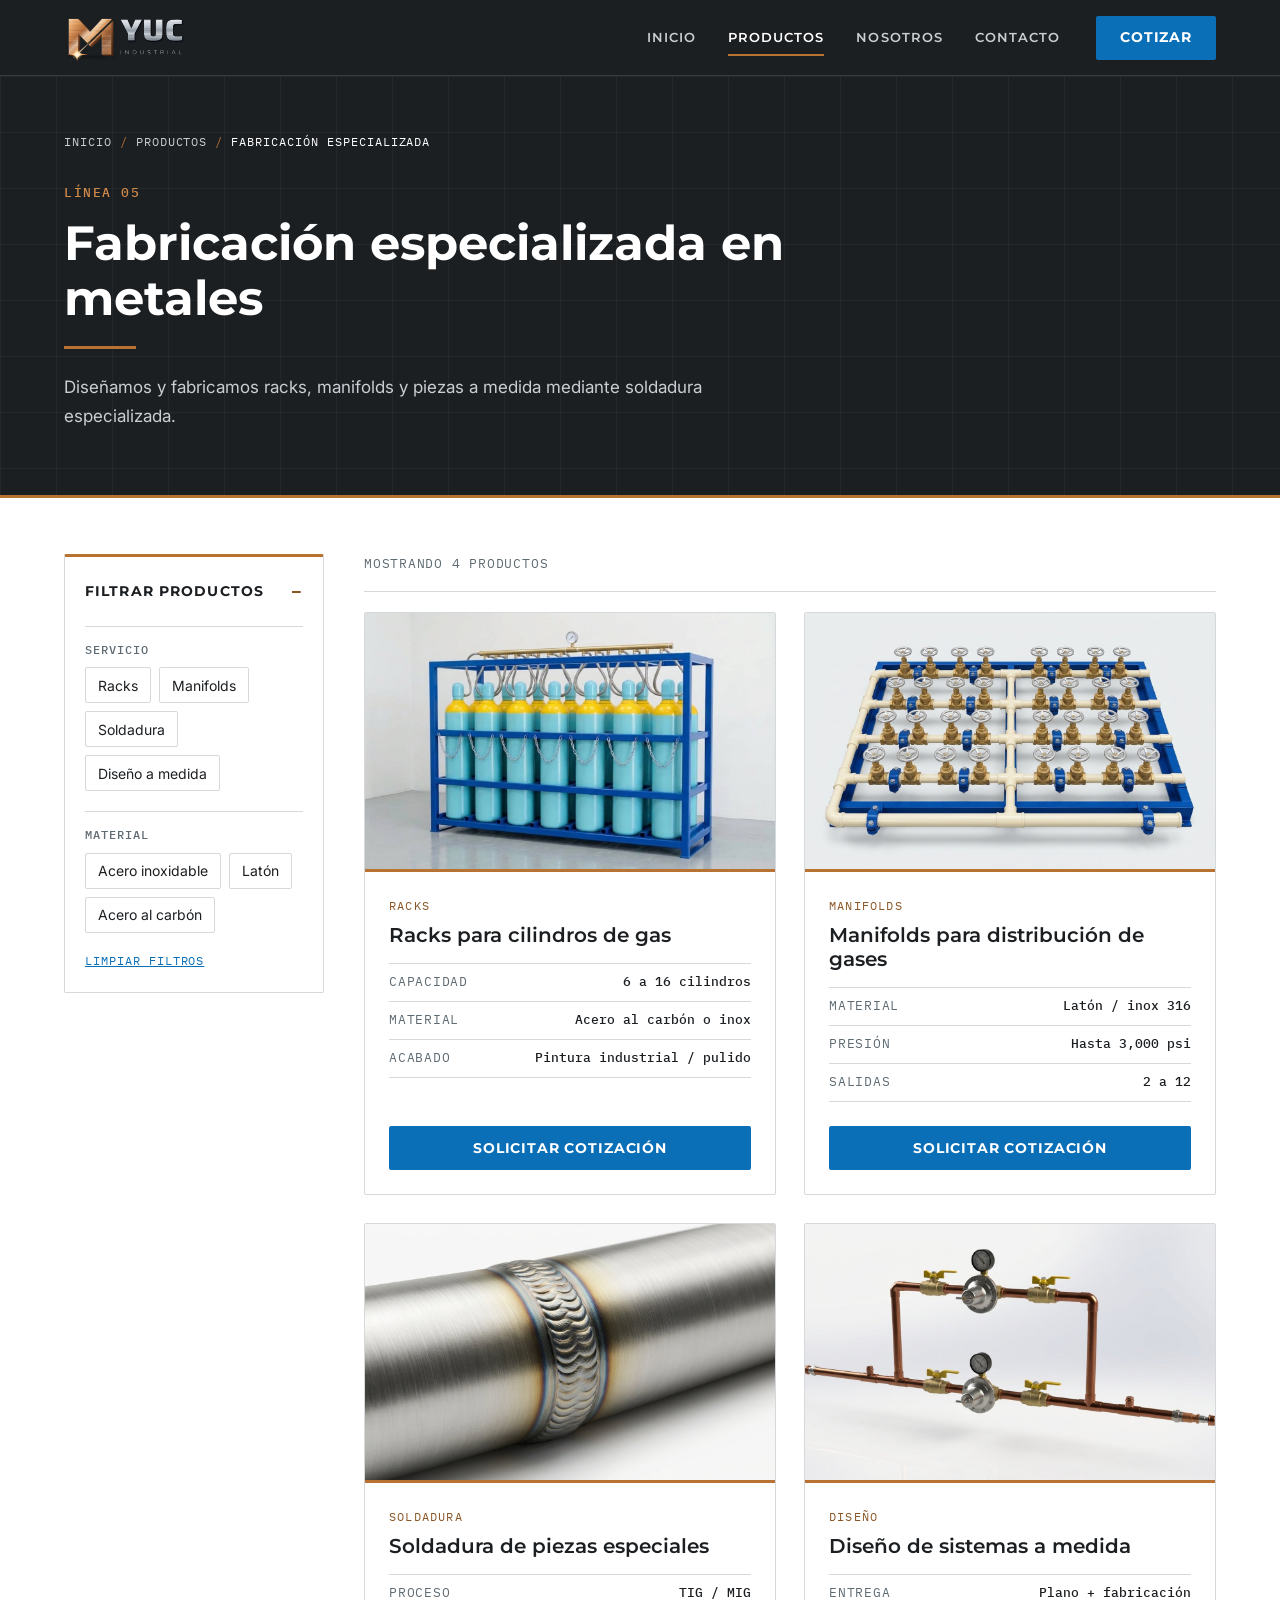
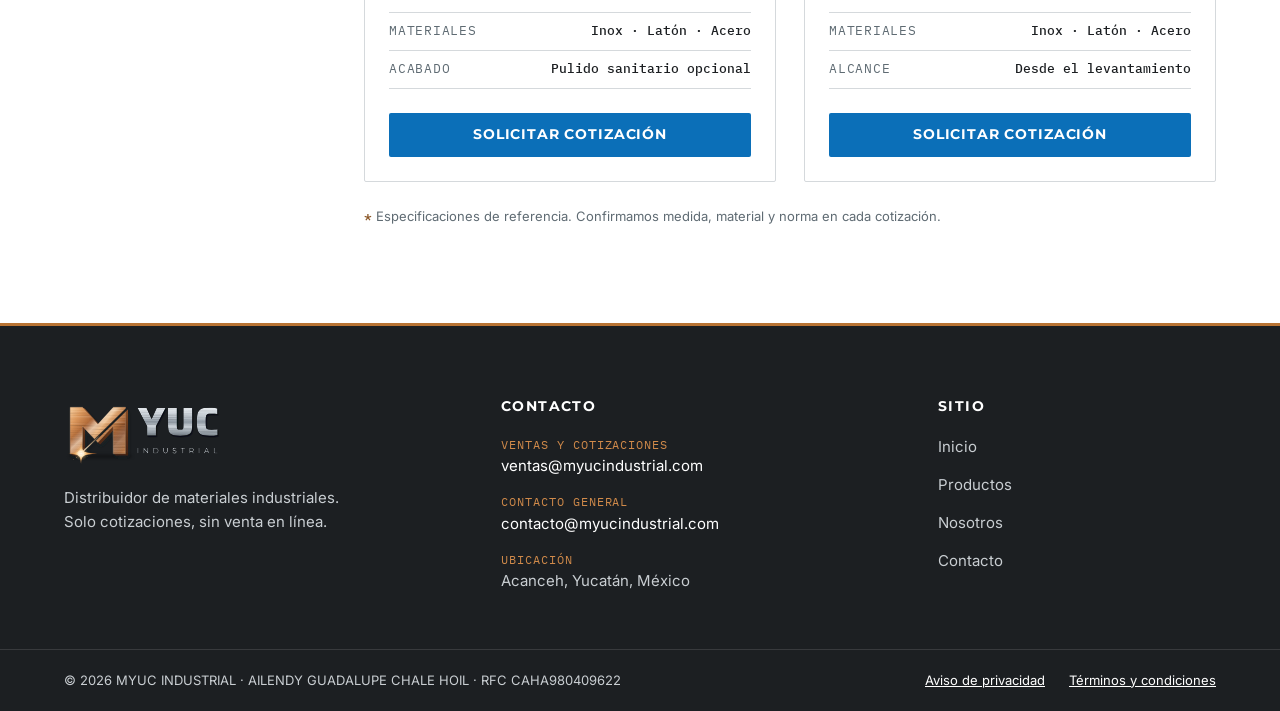
<file: fabricacion.html>
<!DOCTYPE html>
<html lang="es-MX">
<head>
  <!-- ============================================================
       MYUC INDUSTRIAL · Línea 05: Fabricación especializada
       Sitio catálogo: no hay venta en línea, todo termina en una
       solicitud de cotización.
       Estructura de archivos:
         index.html          → página de inicio (con el formulario)
         fabricacion.html    → esta página
         css/styles.css      → estilos globales (todas las páginas)
         js/main.js          → menú móvil y detalles de interacción
         img/                → logos e imágenes
       ============================================================ -->
  <meta charset="UTF-8">
  <meta name="viewport" content="width=device-width, initial-scale=1">
  <title>Fabricación de Racks y Manifolds para Gases | MYUC INDUSTRIAL</title>
  <meta name="description" content="Diseño y fabricación a medida de racks para cilindros, manifolds de distribución de gases y soldadura de piezas especiales en inoxidable y latón. Cotiza.">
  <meta name="theme-color" content="#1C1F22">

  <!-- SEO: URL canónica y Open Graph (lo que muestran WhatsApp, Facebook y LinkedIn al compartir) -->
  <link rel="canonical" href="https://myucindustrial.com/fabricacion.html">
  <meta property="og:type" content="website">
  <meta property="og:locale" content="es_MX">
  <meta property="og:site_name" content="MYUC INDUSTRIAL">
  <meta property="og:url" content="https://myucindustrial.com/fabricacion.html">
  <meta property="og:title" content="Fabricación de Racks y Manifolds para Gases | MYUC INDUSTRIAL">
  <meta property="og:description" content="Diseño y fabricación a medida de racks para cilindros, manifolds de distribución de gases y soldadura de piezas especiales en inoxidable y latón. Cotiza.">
  <meta property="og:image" content="https://myucindustrial.com/img/og-myuc.jpg">
  <meta property="og:image:width" content="1200">
  <meta property="og:image:height" content="630">
  <meta property="og:image:alt" content="MYUC INDUSTRIAL · Suministro industrial en acero inoxidable y gases">
  <meta name="twitter:card" content="summary_large_image">

  <!-- Ícono de la pestaña (usa el logo mientras se crea un favicon propio) -->
  <link rel="icon" href="img/favicon.svg" type="image/svg+xml">

  <!-- Fuentes del manual de marca: Montserrat (títulos), Inter (texto), IBM Plex Mono (datos técnicos) -->
  <link rel="preconnect" href="https://fonts.googleapis.com">
  <link rel="preconnect" href="https://fonts.gstatic.com" crossorigin>
  <link href="https://fonts.googleapis.com/css2?family=IBM+Plex+Mono:wght@400;500&family=Inter:wght@400;500;600&family=Montserrat:wght@600;700&display=swap" rel="stylesheet">

  <!-- Estilos globales -->
  <link rel="stylesheet" href="css/styles.css?v=20261026b">
</head>
<body>

  <!-- Enlace de accesibilidad: permite saltar el menú con el teclado -->
  <a class="skip-link" href="#contenido">Saltar al contenido</a>

  <!-- ============================================================
       HEADER FIJO (fondo Negro Carbón)
       Se repite igual en todas las páginas. En cada página nueva,
       mover la clase "is-active" y aria-current al enlace que toque.
       ============================================================ -->
  <header class="site-header">
    <div class="container header-inner">

      <!-- Logo a la izquierda: versión NEGATIVA (letras claras) para fondo oscuro -->
      <a class="brand" href="index.html" aria-label="MYUC INDUSTRIAL, ir al inicio">
        <img src="img/myuc-logo-negativo.svg" alt="MYUC INDUSTRIAL" width="123" height="52">
      </a>

      <!-- Botón hamburguesa: solo visible en celular -->
      <button class="nav-toggle" type="button" aria-expanded="false" aria-controls="menu-principal" aria-label="Abrir menú">
        <span class="nav-toggle-bar"></span>
        <span class="nav-toggle-bar"></span>
        <span class="nav-toggle-bar"></span>
      </button>

      <!-- Menú y botón "Cotizar" a la derecha -->
      <nav class="main-nav" id="menu-principal" aria-label="Menú principal">
        <ul class="nav-list">
          <li><a href="index.html" class="nav-link">Inicio</a></li>
          <!-- En esta página "Productos" queda marcado como activo -->
          <li><a href="index.html#productos" class="nav-link is-active" aria-current="page">Productos</a></li>
          <li><a href="index.html#nosotros" class="nav-link">Nosotros</a></li>
          <li><a href="index.html#contacto" class="nav-link">Contacto</a></li>
        </ul>
        <!-- Botón principal de conversión: se cotiza cada solicitud en tiempo real -->
        <a href="index.html?linea=Fabricaci%C3%B3n%20especializada#contacto" class="btn btn-primary nav-cta">Cotizar</a>
      </nav>

    </div>
  </header>

  <main id="contenido">

    <!-- ============================================================
         HERO PEQUEÑO DE CATEGORÍA (fondo Negro Carbón)
         ============================================================ -->
    <section class="page-hero" aria-labelledby="pagina-titulo">
      <div class="container">
        <!-- Ruta de navegación (migas de pan) -->
        <nav class="breadcrumb" aria-label="Ruta de navegación">
          <ol>
            <li><a href="index.html">Inicio</a></li>
            <li><a href="index.html#productos">Productos</a></li>
            <li aria-current="page">Fabricación especializada</li>
          </ol>
        </nav>

        <p class="page-hero-code">Línea 05</p>
        <h1 id="pagina-titulo" class="page-hero-title">Fabricación especializada en metales</h1>
        <p class="page-hero-lead">Diseñamos y fabricamos racks, manifolds y piezas a medida mediante soldadura especializada.</p>
      </div>
    </section>

    <!-- ============================================================
         CATÁLOGO: FILTROS (columna izquierda) + GRID DE PRODUCTOS
         Los filtros funcionan con los atributos data-* de cada tarjeta.
         Para agregar un producto: copiar un <article class="product-card">
         y cambiar sus datos y atributos data-*.
         Más adelante estas tarjetas se generarán desde productos.json.
         ============================================================ -->
    <section class="section catalog" aria-label="Catálogo de fabricación especializada">
      <div class="container catalog-layout">

        <!-- ---------- Filtros ---------- -->
        <aside class="filters" aria-label="Filtros">
          <!-- <details> permite plegar los filtros en celular -->
          <details class="filters-box" open>
            <summary class="filters-summary">Filtrar productos</summary>

            <div class="filter-group" data-filtro="servicio">
              <p class="filter-title">Servicio</p>
              <div class="filter-options">
                <button type="button" class="filter-chip" data-valor="racks" aria-pressed="false">Racks</button>
                <button type="button" class="filter-chip" data-valor="manifolds" aria-pressed="false">Manifolds</button>
                <button type="button" class="filter-chip" data-valor="soldadura" aria-pressed="false">Soldadura</button>
                <button type="button" class="filter-chip" data-valor="diseno" aria-pressed="false">Diseño a medida</button>
              </div>
            </div>
            <div class="filter-group" data-filtro="material">
              <p class="filter-title">Material</p>
              <div class="filter-options">
                <button type="button" class="filter-chip" data-valor="inox" aria-pressed="false">Acero inoxidable</button>
                <button type="button" class="filter-chip" data-valor="laton" aria-pressed="false">Latón</button>
                <button type="button" class="filter-chip" data-valor="acero" aria-pressed="false">Acero al carbón</button>
              </div>
            </div>




            <button type="button" class="filters-clear" id="limpiar-filtros">Limpiar filtros</button>
          </details>
        </aside>

        <!-- ---------- Productos ---------- -->
        <div class="catalog-main">
          <div class="catalog-toolbar">
            <p class="catalog-count" id="conteo-productos" aria-live="polite">Mostrando 4 productos</p>
          </div>

          <div class="product-grid product-grid-2" id="grid-productos">

            <!-- Racks para cilindros de gas -->
            <article class="product-card" data-servicio="racks" data-material="inox acero">
              <div class="product-card-media">
                <img src="img/productos/rack-cilindros.jpg" alt="Rack para cilindros de gas" width="640" height="400" loading="lazy" onerror="this.onerror=null;this.src='img/placeholder.svg'">
              </div>
              <div class="product-card-body">
                <span class="product-code">Racks</span>
                <h3 class="product-card-title">Racks para cilindros de gas</h3>
                <dl class="product-specs">
                  <div><dt>Capacidad</dt><dd>6 a 16 cilindros</dd></div>
                  <div><dt>Material</dt><dd>Acero al carbón o inox</dd></div>
                  <div><dt>Acabado</dt><dd>Pintura industrial / pulido</dd></div>
                </dl>
                <a href="index.html?linea=Fabricaci%C3%B3n%20especializada&amp;producto=Racks%20para%20cilindros%20de%20gas#contacto" class="btn btn-primary product-card-btn" aria-label="Solicitar cotización: Racks para cilindros de gas">Solicitar cotización</a>
              </div>
            </article>
            <!-- Manifolds para distribución de gases -->
            <article class="product-card" data-servicio="manifolds" data-material="laton inox">
              <div class="product-card-media">
                <img src="img/productos/manifold-gases.jpg" alt="Manifold para distribución de gases" width="640" height="400" loading="lazy" onerror="this.onerror=null;this.src='img/placeholder.svg'">
              </div>
              <div class="product-card-body">
                <span class="product-code">Manifolds</span>
                <h3 class="product-card-title">Manifolds para distribución de gases</h3>
                <dl class="product-specs">
                  <div><dt>Material</dt><dd>Latón / inox 316</dd></div>
                  <div><dt>Presión</dt><dd>Hasta 3,000 psi</dd></div>
                  <div><dt>Salidas</dt><dd>2 a 12</dd></div>
                </dl>
                <a href="index.html?linea=Fabricaci%C3%B3n%20especializada&amp;producto=Manifolds%20para%20distribuci%C3%B3n%20de%20gases#contacto" class="btn btn-primary product-card-btn" aria-label="Solicitar cotización: Manifolds para distribución de gases">Solicitar cotización</a>
              </div>
            </article>
            <!-- Soldadura de piezas especiales -->
            <article class="product-card" data-servicio="soldadura" data-material="inox laton">
              <div class="product-card-media">
                <img src="img/productos/soldadura-piezas-especiales.jpg" alt="Soldadura de pieza especial en acero inoxidable" width="640" height="400" loading="lazy" onerror="this.onerror=null;this.src='img/placeholder.svg'">
              </div>
              <div class="product-card-body">
                <span class="product-code">Soldadura</span>
                <h3 class="product-card-title">Soldadura de piezas especiales</h3>
                <dl class="product-specs">
                  <div><dt>Proceso</dt><dd>TIG / MIG</dd></div>
                  <div><dt>Materiales</dt><dd>Inox · Latón · Acero</dd></div>
                  <div><dt>Acabado</dt><dd>Pulido sanitario opcional</dd></div>
                </dl>
                <a href="index.html?linea=Fabricaci%C3%B3n%20especializada&amp;producto=Soldadura%20de%20piezas%20especiales#contacto" class="btn btn-primary product-card-btn" aria-label="Solicitar cotización: Soldadura de piezas especiales">Solicitar cotización</a>
              </div>
            </article>
            <!-- Diseño de sistemas a medida -->
            <article class="product-card" data-servicio="diseno" data-material="inox laton acero">
              <div class="product-card-media">
                <img src="img/productos/diseno-sistemas-medida.jpg" alt="Diseño de sistema a medida" width="640" height="400" loading="lazy" onerror="this.onerror=null;this.src='img/placeholder.svg'">
              </div>
              <div class="product-card-body">
                <span class="product-code">Diseño</span>
                <h3 class="product-card-title">Diseño de sistemas a medida</h3>
                <dl class="product-specs">
                  <div><dt>Entrega</dt><dd>Plano + fabricación</dd></div>
                  <div><dt>Materiales</dt><dd>Inox · Latón · Acero</dd></div>
                  <div><dt>Alcance</dt><dd>Desde el levantamiento</dd></div>
                </dl>
                <a href="index.html?linea=Fabricaci%C3%B3n%20especializada&amp;producto=Dise%C3%B1o%20de%20sistemas%20a%20medida#contacto" class="btn btn-primary product-card-btn" aria-label="Solicitar cotización: Diseño de sistemas a medida">Solicitar cotización</a>
              </div>
            </article>

          </div>

          <!-- Mensaje cuando ningún producto coincide con los filtros -->
          <div class="catalog-empty" id="sin-resultados" hidden>
            <p>No hay productos con esa combinación de filtros.</p>
            <a href="index.html?linea=Fabricaci%C3%B3n%20especializada#contacto" class="btn btn-primary">Pídenos lo que buscas</a>
          </div>

          <!-- Aviso: datos de referencia -->
          <p class="catalog-note">
            <span class="mono">*</span> Especificaciones de referencia. Confirmamos medida, material
            y norma en cada cotización.
          </p>
        </div>

      </div>
    </section>

  </main>

  <!-- ============================================================
       FOOTER (fondo Negro Carbón, logo en versión negativa)
       Datos reales del titular (persona física) y páginas legales.
       ============================================================ -->
  <footer class="site-footer">
    <div class="container footer-grid">

      <!-- Columna 1: marca -->
      <div class="footer-brand">
        <img src="img/myuc-logo-negativo.svg" alt="MYUC INDUSTRIAL" width="160" height="68" loading="lazy">
        <p>Distribuidor de materiales industriales. Solo cotizaciones, sin venta en línea.</p>
      </div>

      <!-- Columna 2: contacto -->
      <div>
        <p class="footer-title">Contacto</p>
        <ul class="footer-list">
          <li>
            <span class="footer-label">Ventas y cotizaciones</span>
            <a href="mailto:ventas@myucindustrial.com">ventas@myucindustrial.com</a>
          </li>
          <li>
            <span class="footer-label">Contacto general</span>
            <a href="mailto:contacto@myucindustrial.com">contacto@myucindustrial.com</a>
          </li>
          <li>
            <span class="footer-label">Ubicación</span>
            <address>Acanceh, Yucatán, México</address>
          </li>
        </ul>
      </div>

      <!-- Columna 3: navegación -->
      <div>
        <p class="footer-title">Sitio</p>
        <ul class="footer-list footer-links">
          <li><a href="index.html">Inicio</a></li>
          <li><a href="index.html#productos">Productos</a></li>
          <li><a href="index.html#nosotros">Nosotros</a></li>
          <li><a href="index.html#contacto">Contacto</a></li>
        </ul>
      </div>

    </div>

    <!-- Barra inferior: titular, RFC y páginas legales -->
    <div class="footer-bottom">
      <div class="container footer-bottom-inner">
        <p>&copy; <span id="anio-actual">2026</span> MYUC INDUSTRIAL · AILENDY GUADALUPE CHALE HOIL · RFC CAHA980409622</p>
        <nav class="footer-legal" aria-label="Información legal">
          <a href="aviso-privacidad.html">Aviso de privacidad</a>
          <a href="terminos-condiciones.html">Términos y condiciones</a>
        </nav>
      </div>
    </div>
  </footer>

  <!-- JavaScript del sitio (al final para no frenar la carga) -->
  <script src="js/main.js?v=20261026b"></script>
</body>
</html>
</file>
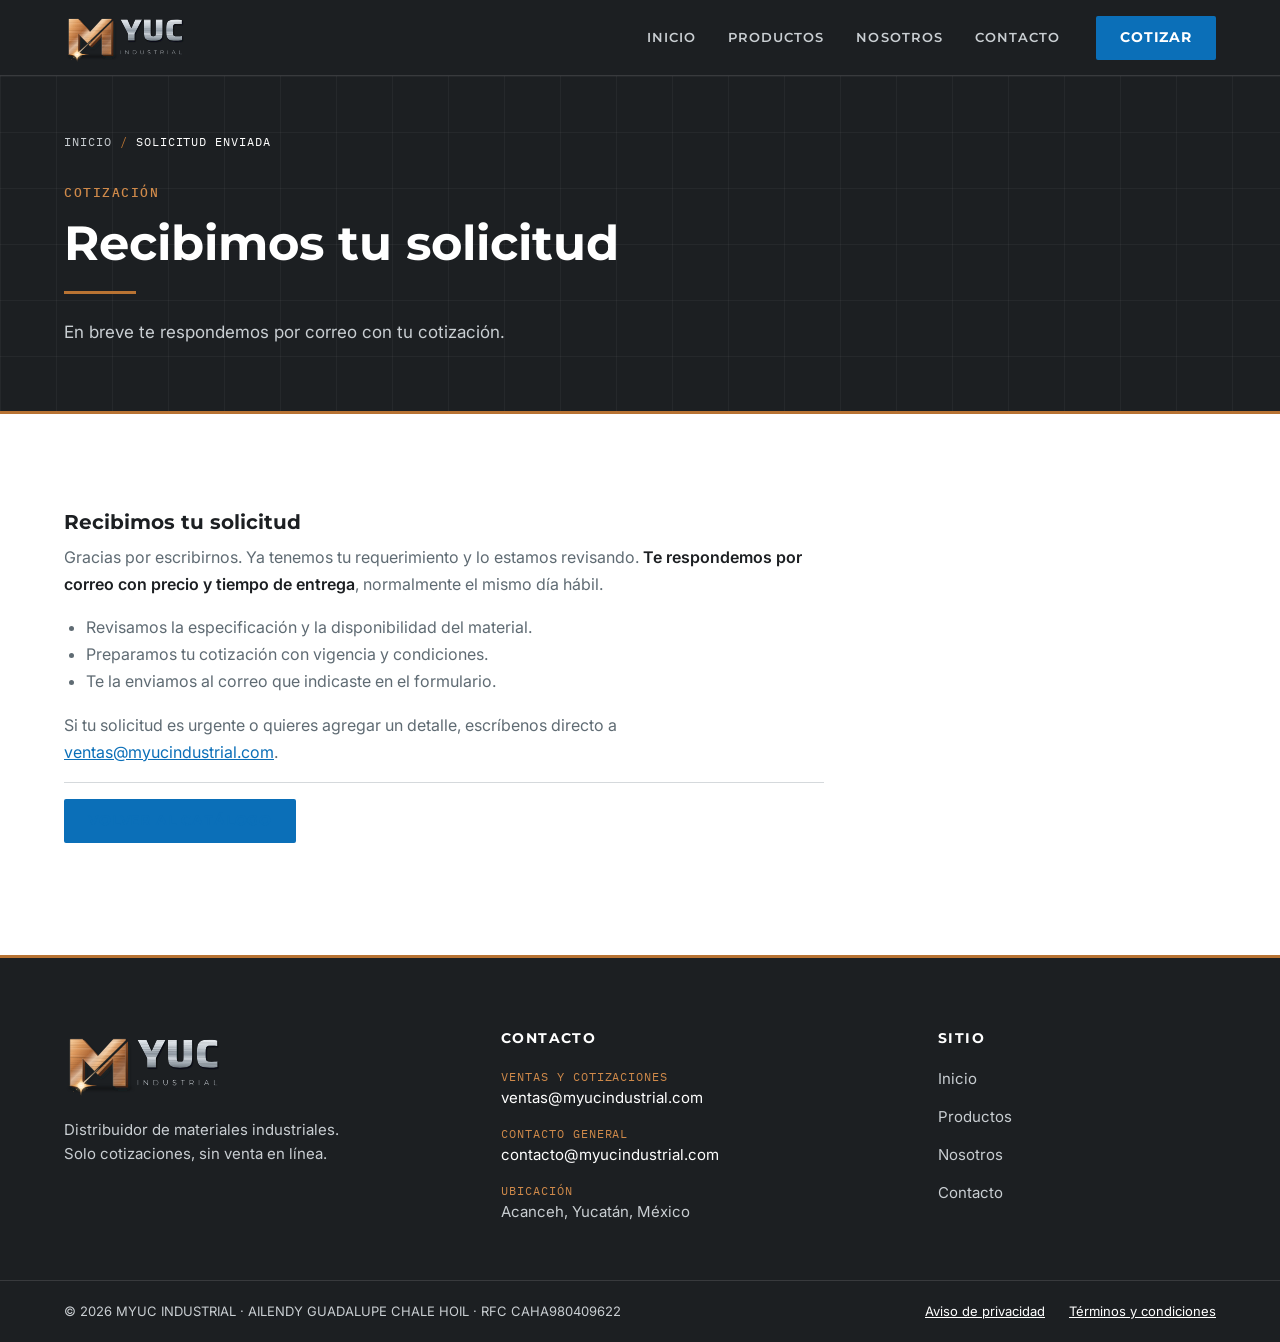
<file: gracias.html>
<!DOCTYPE html>
<html lang="es-MX">
<head>
  <!-- ============================================================
       MYUC INDUSTRIAL · Gracias (confirmación del formulario)
       Sitio catálogo: no hay venta en línea, todo termina en una
       solicitud de cotización.
       Estructura de archivos:
         index.html          → página de inicio (con el formulario)
         gracias.html → esta página
         css/styles.css      → estilos globales (todas las páginas)
         js/main.js          → menú móvil y detalles de interacción
         img/                → logos e imágenes
       ============================================================ -->
  <meta charset="UTF-8">
  <meta name="viewport" content="width=device-width, initial-scale=1">
  <title>Solicitud enviada | MYUC INDUSTRIAL</title>
  <meta name="description" content="Recibimos tu solicitud de cotización. MYUC INDUSTRIAL te responde por correo con precio y tiempo de entrega.">
  <meta name="theme-color" content="#1C1F22">
  <meta name="robots" content="noindex">

  <!-- Ícono de la pestaña (usa el logo mientras se crea un favicon propio) -->
  <link rel="icon" href="img/favicon.svg" type="image/svg+xml">

  <!-- Fuentes del manual de marca: Montserrat (títulos), Inter (texto), IBM Plex Mono (datos técnicos) -->
  <link rel="preconnect" href="https://fonts.googleapis.com">
  <link rel="preconnect" href="https://fonts.gstatic.com" crossorigin>
  <link href="https://fonts.googleapis.com/css2?family=IBM+Plex+Mono:wght@400;500&family=Inter:wght@400;500;600&family=Montserrat:wght@600;700&display=swap" rel="stylesheet">

  <!-- Estilos globales -->
  <link rel="stylesheet" href="css/styles.css?v=20261026b">
</head>
<body>

  <!-- Enlace de accesibilidad: permite saltar el menú con el teclado -->
  <a class="skip-link" href="#contenido">Saltar al contenido</a>

  <!-- ============================================================
       HEADER FIJO (fondo Negro Carbón)
       Se repite igual en todas las páginas. En cada página nueva,
       mover la clase "is-active" y aria-current al enlace que toque.
       ============================================================ -->
  <header class="site-header">
    <div class="container header-inner">

      <!-- Logo a la izquierda: versión NEGATIVA (letras claras) para fondo oscuro -->
      <a class="brand" href="index.html" aria-label="MYUC INDUSTRIAL, ir al inicio">
        <img src="img/myuc-logo-negativo.svg" alt="MYUC INDUSTRIAL" width="123" height="52">
      </a>

      <!-- Botón hamburguesa: solo visible en celular -->
      <button class="nav-toggle" type="button" aria-expanded="false" aria-controls="menu-principal" aria-label="Abrir menú">
        <span class="nav-toggle-bar"></span>
        <span class="nav-toggle-bar"></span>
        <span class="nav-toggle-bar"></span>
      </button>

      <!-- Menú y botón "Cotizar" a la derecha -->
      <nav class="main-nav" id="menu-principal" aria-label="Menú principal">
        <ul class="nav-list">
          <li><a href="index.html" class="nav-link">Inicio</a></li>
          <!-- En esta página "Productos" queda marcado como activo -->
          <li><a href="index.html#productos" class="nav-link">Productos</a></li>
          <li><a href="index.html#nosotros" class="nav-link">Nosotros</a></li>
          <li><a href="index.html#contacto" class="nav-link">Contacto</a></li>
        </ul>
        <!-- Botón principal de conversión: se cotiza cada solicitud en tiempo real -->
        <a href="index.html?linea=Tuber%C3%ADa%20inoxidable#contacto" class="btn btn-primary nav-cta">Cotizar</a>
      </nav>

    </div>
  </header>

  <main id="contenido">

    <!-- HERO PEQUEÑO -->
    <section class="page-hero" aria-labelledby="pagina-titulo">
      <div class="container">
        <nav class="breadcrumb" aria-label="Ruta de navegación">
          <ol>
            <li><a href="index.html">Inicio</a></li>
            <li aria-current="page">Solicitud enviada</li>
          </ol>
        </nav>
        <p class="page-hero-code">Cotización</p>
        <h1 id="pagina-titulo" class="page-hero-title">Recibimos tu solicitud</h1>
        <p class="page-hero-lead">En breve te respondemos por correo con tu cotización.</p>
      </div>
    </section>

    <!-- MENSAJE DE CONFIRMACIÓN (Formspree regresa aquí tras enviar el formulario) -->
    <section class="section legal">
      <div class="container legal-body">
        <h2>Recibimos tu solicitud</h2>
        <p>Gracias por escribirnos. Ya tenemos tu requerimiento y lo estamos revisando. <strong>Te respondemos por correo con precio y tiempo de entrega</strong>, normalmente el mismo día hábil.</p>
        <ul>
          <li>Revisamos la especificación y la disponibilidad del material.</li>
          <li>Preparamos tu cotización con vigencia y condiciones.</li>
          <li>Te la enviamos al correo que indicaste en el formulario.</li>
        </ul>
        <p>Si tu solicitud es urgente o quieres agregar un detalle, escríbenos directo a <a href="mailto:ventas@myucindustrial.com">ventas@myucindustrial.com</a>.</p>
        <p class="legal-fecha"><a href="index.html#productos" class="btn btn-primary">Volver al catálogo</a></p>
      </div>
    </section>

  </main>

  <!-- ============================================================
       FOOTER (fondo Negro Carbón, logo en versión negativa)
       Datos reales del titular (persona física) y páginas legales.
       ============================================================ -->
  <footer class="site-footer">
    <div class="container footer-grid">

      <!-- Columna 1: marca -->
      <div class="footer-brand">
        <img src="img/myuc-logo-negativo.svg" alt="MYUC INDUSTRIAL" width="160" height="68" loading="lazy">
        <p>Distribuidor de materiales industriales. Solo cotizaciones, sin venta en línea.</p>
      </div>

      <!-- Columna 2: contacto -->
      <div>
        <p class="footer-title">Contacto</p>
        <ul class="footer-list">
          <li>
            <span class="footer-label">Ventas y cotizaciones</span>
            <a href="mailto:ventas@myucindustrial.com">ventas@myucindustrial.com</a>
          </li>
          <li>
            <span class="footer-label">Contacto general</span>
            <a href="mailto:contacto@myucindustrial.com">contacto@myucindustrial.com</a>
          </li>
          <li>
            <span class="footer-label">Ubicación</span>
            <address>Acanceh, Yucatán, México</address>
          </li>
        </ul>
      </div>

      <!-- Columna 3: navegación -->
      <div>
        <p class="footer-title">Sitio</p>
        <ul class="footer-list footer-links">
          <li><a href="index.html">Inicio</a></li>
          <li><a href="index.html#productos">Productos</a></li>
          <li><a href="index.html#nosotros">Nosotros</a></li>
          <li><a href="index.html#contacto">Contacto</a></li>
        </ul>
      </div>

    </div>

    <!-- Barra inferior: titular, RFC y páginas legales -->
    <div class="footer-bottom">
      <div class="container footer-bottom-inner">
        <p>&copy; <span id="anio-actual">2026</span> MYUC INDUSTRIAL · AILENDY GUADALUPE CHALE HOIL · RFC CAHA980409622</p>
        <nav class="footer-legal" aria-label="Información legal">
          <a href="aviso-privacidad.html">Aviso de privacidad</a>
          <a href="terminos-condiciones.html">Términos y condiciones</a>
        </nav>
      </div>
    </div>
  </footer>

  <!-- JavaScript del sitio (al final para no frenar la carga) -->
  <script src="js/main.js?v=20261026b"></script>
</body>
</html>
</file>
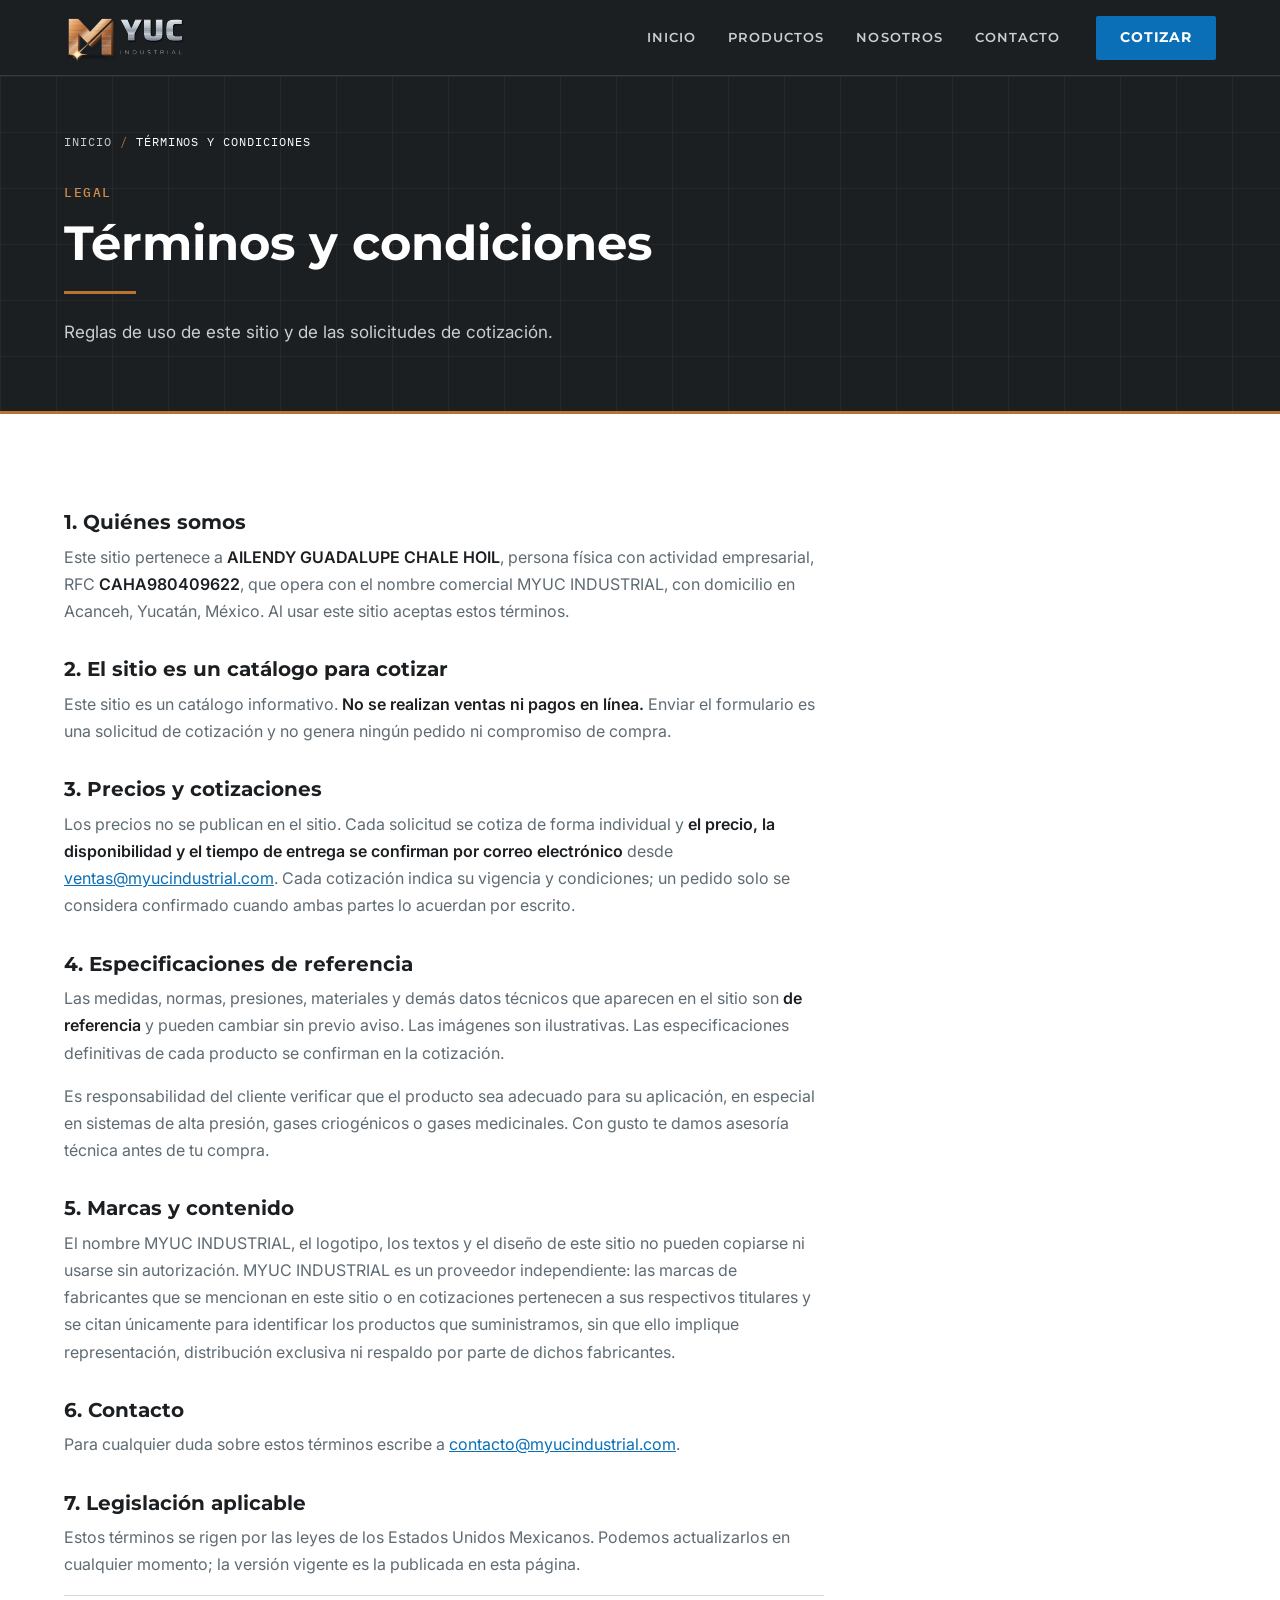
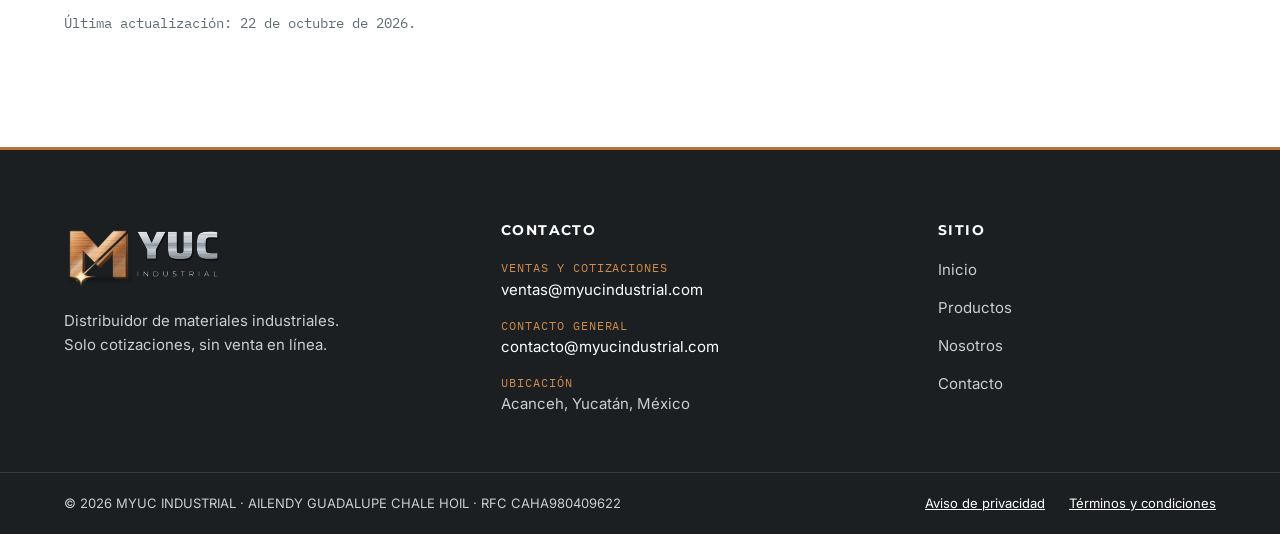
<file: terminos-condiciones.html>
<!DOCTYPE html>
<html lang="es-MX">
<head>
  <!-- ============================================================
       MYUC INDUSTRIAL · Términos y condiciones
       Sitio catálogo: no hay venta en línea, todo termina en una
       solicitud de cotización.
       Estructura de archivos:
         index.html          → página de inicio (con el formulario)
         terminos-condiciones.html → esta página
         css/styles.css      → estilos globales (todas las páginas)
         js/main.js          → menú móvil y detalles de interacción
         img/                → logos e imágenes
       ============================================================ -->
  <meta charset="UTF-8">
  <meta name="viewport" content="width=device-width, initial-scale=1">
  <title>Términos y condiciones | MYUC INDUSTRIAL</title>
  <meta name="description" content="Términos y condiciones de uso del sitio de MYUC INDUSTRIAL: catálogo para solicitar cotizaciones, precios confirmados por correo y especificaciones de referencia.">
  <meta name="theme-color" content="#1C1F22">

  <!-- SEO: URL canónica y Open Graph (lo que muestran WhatsApp, Facebook y LinkedIn al compartir) -->
  <link rel="canonical" href="https://myucindustrial.com/terminos-condiciones.html">
  <meta property="og:type" content="website">
  <meta property="og:locale" content="es_MX">
  <meta property="og:site_name" content="MYUC INDUSTRIAL">
  <meta property="og:url" content="https://myucindustrial.com/terminos-condiciones.html">
  <meta property="og:title" content="Términos y condiciones | MYUC INDUSTRIAL">
  <meta property="og:description" content="Términos y condiciones de uso del sitio de MYUC INDUSTRIAL: catálogo para solicitar cotizaciones, precios confirmados por correo y especificaciones de referencia.">
  <meta property="og:image" content="https://myucindustrial.com/img/og-myuc.jpg">
  <meta property="og:image:width" content="1200">
  <meta property="og:image:height" content="630">
  <meta property="og:image:alt" content="MYUC INDUSTRIAL · Suministro industrial en acero inoxidable y gases">
  <meta name="twitter:card" content="summary_large_image">

  <!-- Ícono de la pestaña (usa el logo mientras se crea un favicon propio) -->
  <link rel="icon" href="img/favicon.svg" type="image/svg+xml">

  <!-- Fuentes del manual de marca: Montserrat (títulos), Inter (texto), IBM Plex Mono (datos técnicos) -->
  <link rel="preconnect" href="https://fonts.googleapis.com">
  <link rel="preconnect" href="https://fonts.gstatic.com" crossorigin>
  <link href="https://fonts.googleapis.com/css2?family=IBM+Plex+Mono:wght@400;500&family=Inter:wght@400;500;600&family=Montserrat:wght@600;700&display=swap" rel="stylesheet">

  <!-- Estilos globales -->
  <link rel="stylesheet" href="css/styles.css?v=20261026b">
</head>
<body>

  <!-- Enlace de accesibilidad: permite saltar el menú con el teclado -->
  <a class="skip-link" href="#contenido">Saltar al contenido</a>

  <!-- ============================================================
       HEADER FIJO (fondo Negro Carbón)
       Se repite igual en todas las páginas. En cada página nueva,
       mover la clase "is-active" y aria-current al enlace que toque.
       ============================================================ -->
  <header class="site-header">
    <div class="container header-inner">

      <!-- Logo a la izquierda: versión NEGATIVA (letras claras) para fondo oscuro -->
      <a class="brand" href="index.html" aria-label="MYUC INDUSTRIAL, ir al inicio">
        <img src="img/myuc-logo-negativo.svg" alt="MYUC INDUSTRIAL" width="123" height="52">
      </a>

      <!-- Botón hamburguesa: solo visible en celular -->
      <button class="nav-toggle" type="button" aria-expanded="false" aria-controls="menu-principal" aria-label="Abrir menú">
        <span class="nav-toggle-bar"></span>
        <span class="nav-toggle-bar"></span>
        <span class="nav-toggle-bar"></span>
      </button>

      <!-- Menú y botón "Cotizar" a la derecha -->
      <nav class="main-nav" id="menu-principal" aria-label="Menú principal">
        <ul class="nav-list">
          <li><a href="index.html" class="nav-link">Inicio</a></li>
          <!-- En esta página "Productos" queda marcado como activo -->
          <li><a href="index.html#productos" class="nav-link">Productos</a></li>
          <li><a href="index.html#nosotros" class="nav-link">Nosotros</a></li>
          <li><a href="index.html#contacto" class="nav-link">Contacto</a></li>
        </ul>
        <!-- Botón principal de conversión: se cotiza cada solicitud en tiempo real -->
        <a href="index.html?linea=Tuber%C3%ADa%20inoxidable#contacto" class="btn btn-primary nav-cta">Cotizar</a>
      </nav>

    </div>
  </header>

  <main id="contenido">

    <!-- HERO PEQUEÑO -->
    <section class="page-hero" aria-labelledby="pagina-titulo">
      <div class="container">
        <nav class="breadcrumb" aria-label="Ruta de navegación">
          <ol>
            <li><a href="index.html">Inicio</a></li>
            <li aria-current="page">Términos y condiciones</li>
          </ol>
        </nav>
        <p class="page-hero-code">Legal</p>
        <h1 id="pagina-titulo" class="page-hero-title">Términos y condiciones</h1>
        <p class="page-hero-lead">Reglas de uso de este sitio y de las solicitudes de cotización.</p>
      </div>
    </section>

    <!-- TEXTO LEGAL -->
    <section class="section legal">
      <div class="container legal-body">
        <h2>1. Quiénes somos</h2>
        <p>Este sitio pertenece a <strong>AILENDY GUADALUPE CHALE HOIL</strong>, persona física con actividad empresarial, RFC <strong>CAHA980409622</strong>, que opera con el nombre comercial MYUC INDUSTRIAL, con domicilio en Acanceh, Yucatán, México. Al usar este sitio aceptas estos términos.</p>

        <h2>2. El sitio es un catálogo para cotizar</h2>
        <p>Este sitio es un catálogo informativo. <strong>No se realizan ventas ni pagos en línea.</strong> Enviar el formulario es una solicitud de cotización y no genera ningún pedido ni compromiso de compra.</p>

        <h2>3. Precios y cotizaciones</h2>
        <p>Los precios no se publican en el sitio. Cada solicitud se cotiza de forma individual y <strong>el precio, la disponibilidad y el tiempo de entrega se confirman por correo electrónico</strong> desde <a href="mailto:ventas@myucindustrial.com">ventas@myucindustrial.com</a>. Cada cotización indica su vigencia y condiciones; un pedido solo se considera confirmado cuando ambas partes lo acuerdan por escrito.</p>

        <h2>4. Especificaciones de referencia</h2>
        <p>Las medidas, normas, presiones, materiales y demás datos técnicos que aparecen en el sitio son <strong>de referencia</strong> y pueden cambiar sin previo aviso. Las imágenes son ilustrativas. Las especificaciones definitivas de cada producto se confirman en la cotización.</p>
        <p>Es responsabilidad del cliente verificar que el producto sea adecuado para su aplicación, en especial en sistemas de alta presión, gases criogénicos o gases medicinales. Con gusto te damos asesoría técnica antes de tu compra.</p>

        <h2>5. Marcas y contenido</h2>
        <p>El nombre MYUC INDUSTRIAL, el logotipo, los textos y el diseño de este sitio no pueden copiarse ni usarse sin autorización. MYUC INDUSTRIAL es un proveedor independiente: las marcas de fabricantes que se mencionan en este sitio o en cotizaciones pertenecen a sus respectivos titulares y se citan únicamente para identificar los productos que suministramos, sin que ello implique representación, distribución exclusiva ni respaldo por parte de dichos fabricantes.</p>

        <h2>6. Contacto</h2>
        <p>Para cualquier duda sobre estos términos escribe a <a href="mailto:contacto@myucindustrial.com">contacto@myucindustrial.com</a>.</p>

        <h2>7. Legislación aplicable</h2>
        <p>Estos términos se rigen por las leyes de los Estados Unidos Mexicanos. Podemos actualizarlos en cualquier momento; la versión vigente es la publicada en esta página.</p>

        <p class="legal-fecha">Última actualización: 22 de octubre de 2026.</p>
      </div>
    </section>

  </main>

  <!-- ============================================================
       FOOTER (fondo Negro Carbón, logo en versión negativa)
       Datos reales del titular (persona física) y páginas legales.
       ============================================================ -->
  <footer class="site-footer">
    <div class="container footer-grid">

      <!-- Columna 1: marca -->
      <div class="footer-brand">
        <img src="img/myuc-logo-negativo.svg" alt="MYUC INDUSTRIAL" width="160" height="68" loading="lazy">
        <p>Distribuidor de materiales industriales. Solo cotizaciones, sin venta en línea.</p>
      </div>

      <!-- Columna 2: contacto -->
      <div>
        <p class="footer-title">Contacto</p>
        <ul class="footer-list">
          <li>
            <span class="footer-label">Ventas y cotizaciones</span>
            <a href="mailto:ventas@myucindustrial.com">ventas@myucindustrial.com</a>
          </li>
          <li>
            <span class="footer-label">Contacto general</span>
            <a href="mailto:contacto@myucindustrial.com">contacto@myucindustrial.com</a>
          </li>
          <li>
            <span class="footer-label">Ubicación</span>
            <address>Acanceh, Yucatán, México</address>
          </li>
        </ul>
      </div>

      <!-- Columna 3: navegación -->
      <div>
        <p class="footer-title">Sitio</p>
        <ul class="footer-list footer-links">
          <li><a href="index.html">Inicio</a></li>
          <li><a href="index.html#productos">Productos</a></li>
          <li><a href="index.html#nosotros">Nosotros</a></li>
          <li><a href="index.html#contacto">Contacto</a></li>
        </ul>
      </div>

    </div>

    <!-- Barra inferior: titular, RFC y páginas legales -->
    <div class="footer-bottom">
      <div class="container footer-bottom-inner">
        <p>&copy; <span id="anio-actual">2026</span> MYUC INDUSTRIAL · AILENDY GUADALUPE CHALE HOIL · RFC CAHA980409622</p>
        <nav class="footer-legal" aria-label="Información legal">
          <a href="aviso-privacidad.html">Aviso de privacidad</a>
          <a href="terminos-condiciones.html">Términos y condiciones</a>
        </nav>
      </div>
    </div>
  </footer>

  <!-- JavaScript del sitio (al final para no frenar la carga) -->
  <script src="js/main.js?v=20261026b"></script>
</body>
</html>
</file>
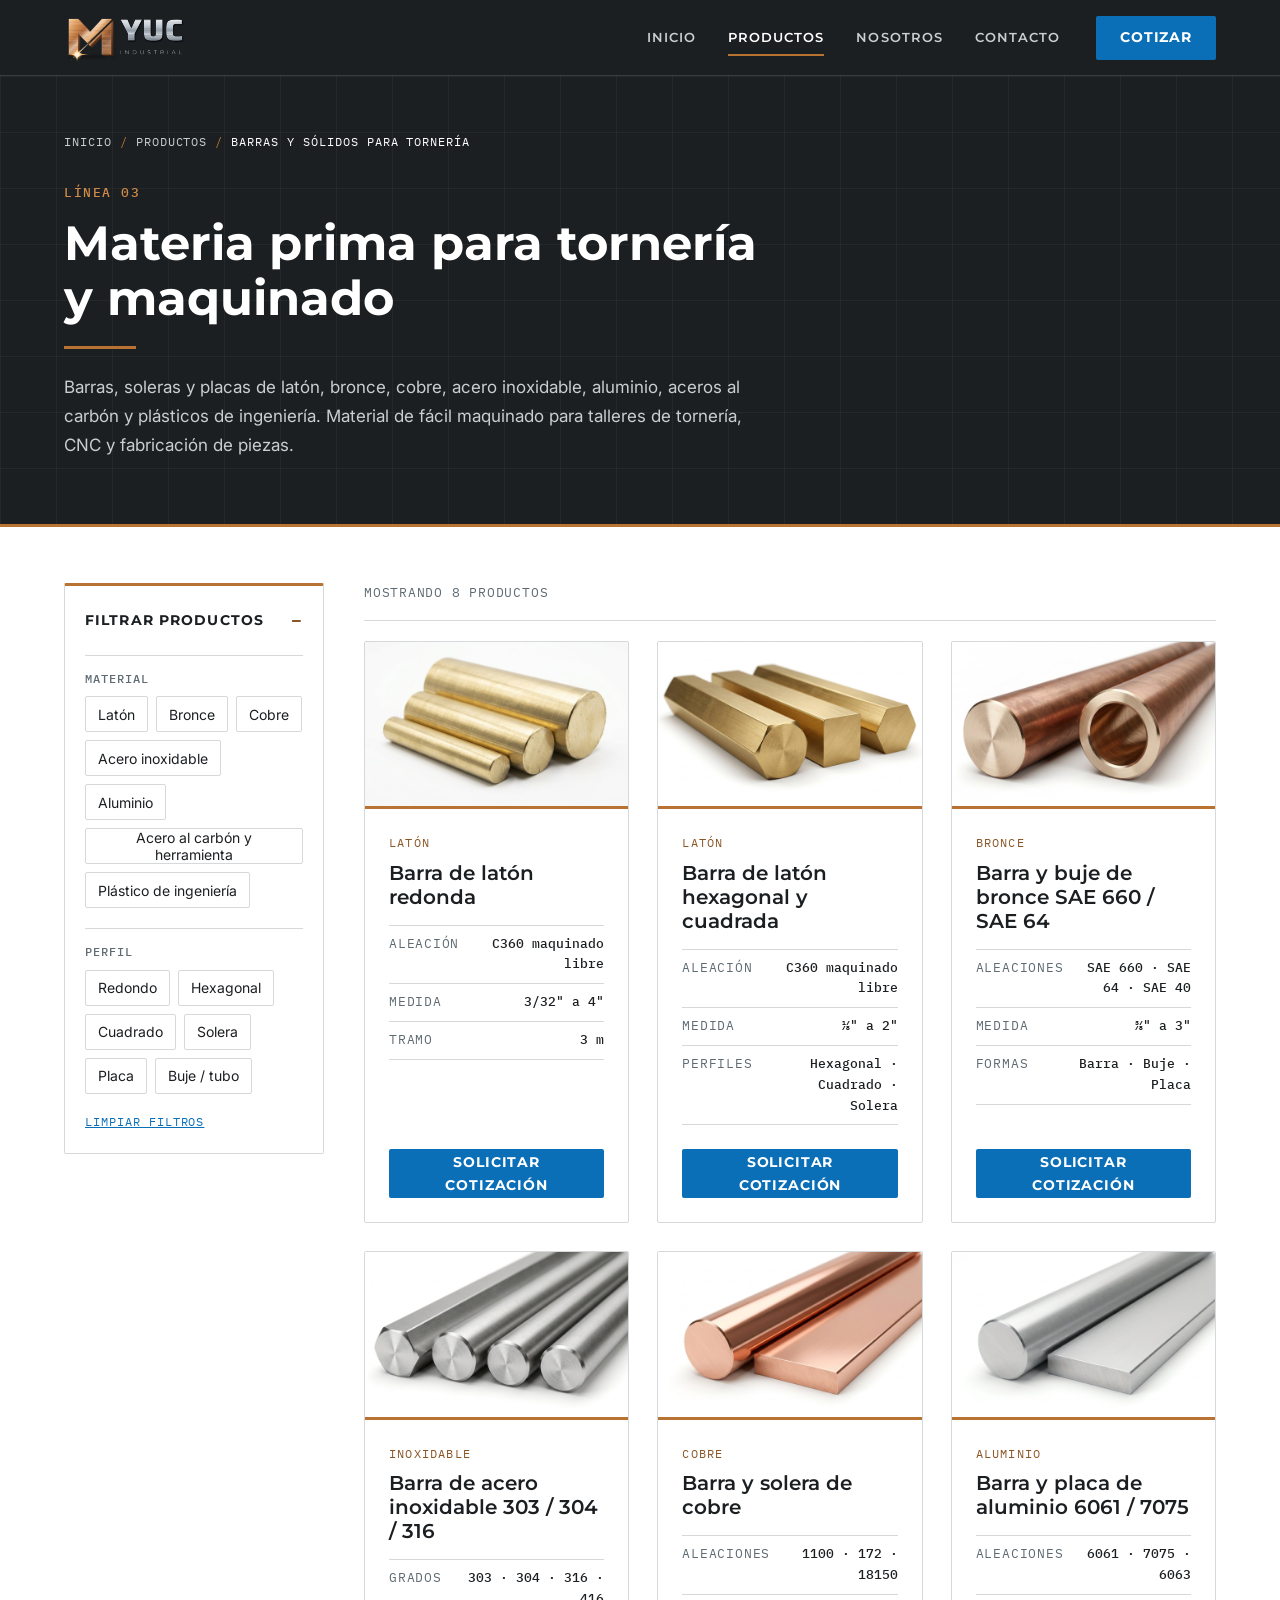
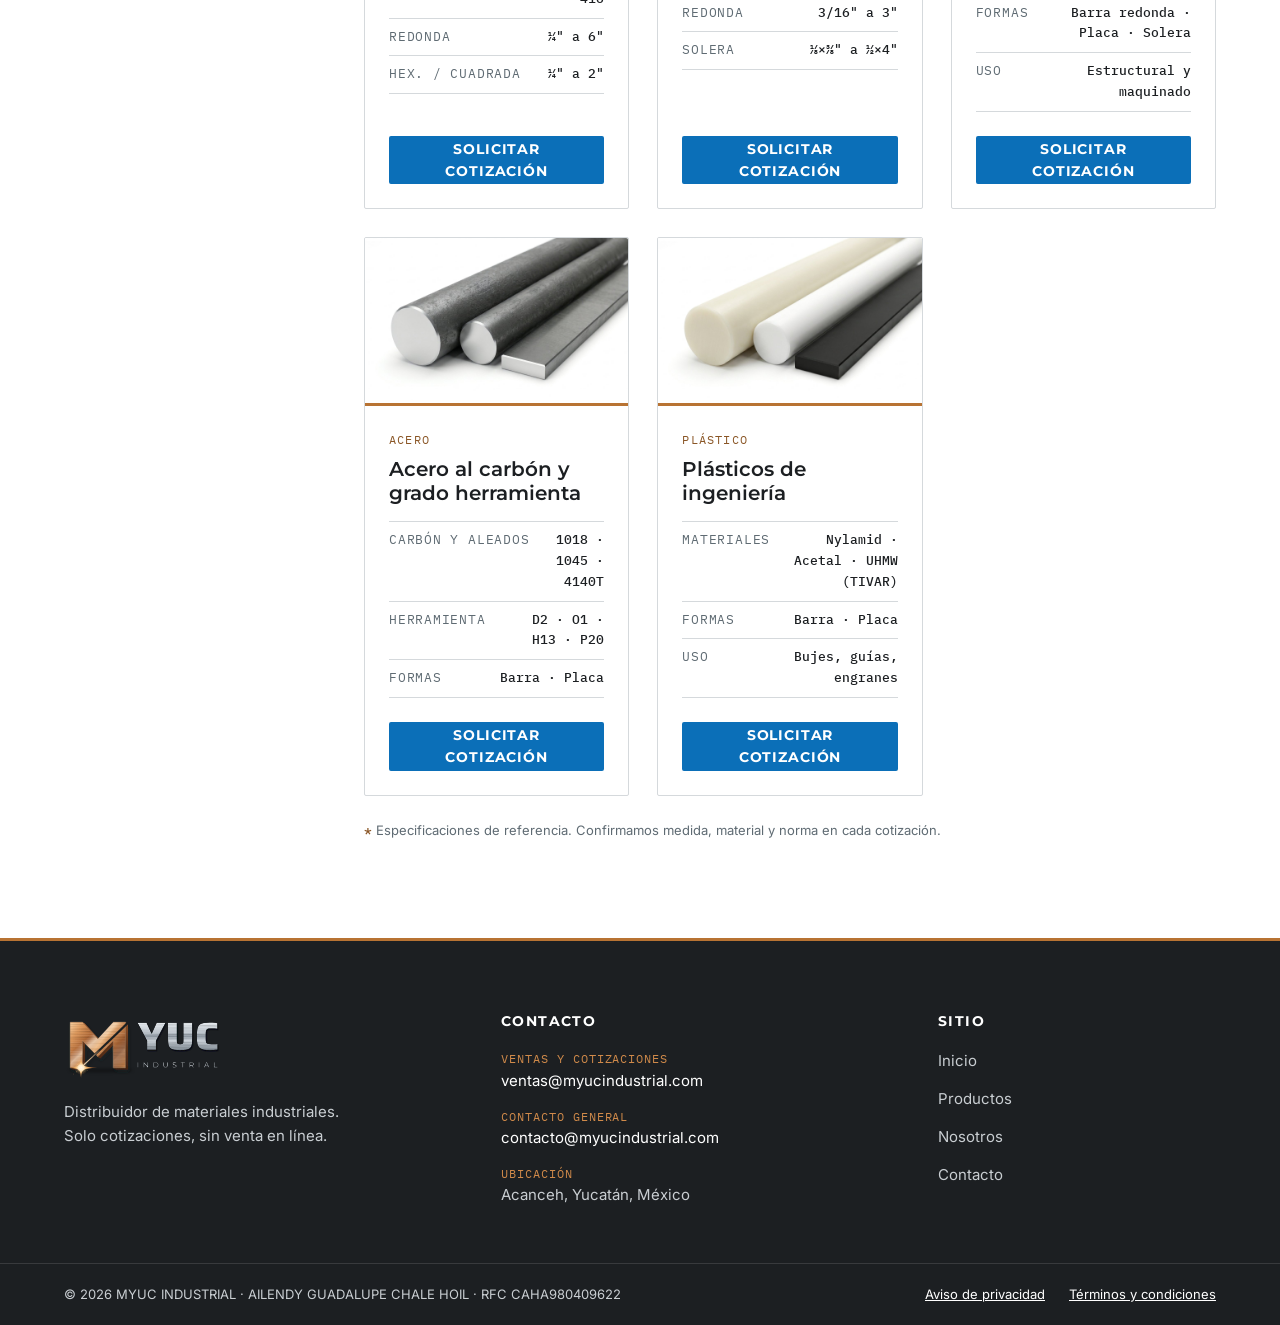
<file: torneria.html>
<!DOCTYPE html>
<html lang="es-MX">
<head>
  <!-- ============================================================
       MYUC INDUSTRIAL · Línea 03: Barras y sólidos para tornería
       Sitio catálogo: no hay venta en línea, todo termina en una
       solicitud de cotización.
       Estructura de archivos:
         index.html          → página de inicio (con el formulario)
         torneria.html       → esta página
         css/styles.css      → estilos globales (todas las páginas)
         js/main.js          → menú móvil y detalles de interacción
         img/                → logos e imágenes
       ============================================================ -->
  <meta charset="UTF-8">
  <meta name="viewport" content="width=device-width, initial-scale=1">
  <title>Barras para Tornería: Latón, Bronce e Inox | MYUC INDUSTRIAL</title>
  <meta name="description" content="Barra redonda, hexagonal y cuadrada de latón, bronce fosforado, cobre y acero inoxidable 303 para tornería y maquinado CNC. Solicita tu cotización.">
  <meta name="theme-color" content="#1C1F22">

  <!-- SEO: URL canónica y Open Graph (lo que muestran WhatsApp, Facebook y LinkedIn al compartir) -->
  <link rel="canonical" href="https://myucindustrial.com/torneria.html">
  <meta property="og:type" content="website">
  <meta property="og:locale" content="es_MX">
  <meta property="og:site_name" content="MYUC INDUSTRIAL">
  <meta property="og:url" content="https://myucindustrial.com/torneria.html">
  <meta property="og:title" content="Barras para Tornería: Latón, Bronce e Inox | MYUC INDUSTRIAL">
  <meta property="og:description" content="Barra redonda, hexagonal y cuadrada de latón, bronce fosforado, cobre y acero inoxidable 303 para tornería y maquinado CNC. Solicita tu cotización.">
  <meta property="og:image" content="https://myucindustrial.com/img/og-myuc.jpg">
  <meta property="og:image:width" content="1200">
  <meta property="og:image:height" content="630">
  <meta property="og:image:alt" content="MYUC INDUSTRIAL · Suministro industrial en acero inoxidable y gases">
  <meta name="twitter:card" content="summary_large_image">

  <!-- Ícono de la pestaña (usa el logo mientras se crea un favicon propio) -->
  <link rel="icon" href="img/favicon.svg" type="image/svg+xml">

  <!-- Fuentes del manual de marca: Montserrat (títulos), Inter (texto), IBM Plex Mono (datos técnicos) -->
  <link rel="preconnect" href="https://fonts.googleapis.com">
  <link rel="preconnect" href="https://fonts.gstatic.com" crossorigin>
  <link href="https://fonts.googleapis.com/css2?family=IBM+Plex+Mono:wght@400;500&family=Inter:wght@400;500;600&family=Montserrat:wght@600;700&display=swap" rel="stylesheet">

  <!-- Estilos globales -->
  <link rel="stylesheet" href="css/styles.css?v=20261026b">
</head>
<body>

  <!-- Enlace de accesibilidad: permite saltar el menú con el teclado -->
  <a class="skip-link" href="#contenido">Saltar al contenido</a>

  <!-- ============================================================
       HEADER FIJO (fondo Negro Carbón)
       Se repite igual en todas las páginas. En cada página nueva,
       mover la clase "is-active" y aria-current al enlace que toque.
       ============================================================ -->
  <header class="site-header">
    <div class="container header-inner">

      <!-- Logo a la izquierda: versión NEGATIVA (letras claras) para fondo oscuro -->
      <a class="brand" href="index.html" aria-label="MYUC INDUSTRIAL, ir al inicio">
        <img src="img/myuc-logo-negativo.svg" alt="MYUC INDUSTRIAL" width="123" height="52">
      </a>

      <!-- Botón hamburguesa: solo visible en celular -->
      <button class="nav-toggle" type="button" aria-expanded="false" aria-controls="menu-principal" aria-label="Abrir menú">
        <span class="nav-toggle-bar"></span>
        <span class="nav-toggle-bar"></span>
        <span class="nav-toggle-bar"></span>
      </button>

      <!-- Menú y botón "Cotizar" a la derecha -->
      <nav class="main-nav" id="menu-principal" aria-label="Menú principal">
        <ul class="nav-list">
          <li><a href="index.html" class="nav-link">Inicio</a></li>
          <!-- En esta página "Productos" queda marcado como activo -->
          <li><a href="index.html#productos" class="nav-link is-active" aria-current="page">Productos</a></li>
          <li><a href="index.html#nosotros" class="nav-link">Nosotros</a></li>
          <li><a href="index.html#contacto" class="nav-link">Contacto</a></li>
        </ul>
        <!-- Botón principal de conversión: se cotiza cada solicitud en tiempo real -->
        <a href="index.html?linea=Barras%20y%20s%C3%B3lidos%20para%20torner%C3%ADa#contacto" class="btn btn-primary nav-cta">Cotizar</a>
      </nav>

    </div>
  </header>

  <main id="contenido">

    <!-- ============================================================
         HERO PEQUEÑO DE CATEGORÍA (fondo Negro Carbón)
         ============================================================ -->
    <section class="page-hero" aria-labelledby="pagina-titulo">
      <div class="container">
        <!-- Ruta de navegación (migas de pan) -->
        <nav class="breadcrumb" aria-label="Ruta de navegación">
          <ol>
            <li><a href="index.html">Inicio</a></li>
            <li><a href="index.html#productos">Productos</a></li>
            <li aria-current="page">Barras y sólidos para tornería</li>
          </ol>
        </nav>

        <p class="page-hero-code">Línea 03</p>
        <h1 id="pagina-titulo" class="page-hero-title">Materia prima para tornería y maquinado</h1>
        <p class="page-hero-lead">Barras, soleras y placas de latón, bronce, cobre, acero inoxidable, aluminio, aceros al carbón y plásticos de ingeniería. Material de fácil maquinado para talleres de tornería, CNC y fabricación de piezas.</p>
      </div>
    </section>

    <!-- ============================================================
         CATÁLOGO: FILTROS (columna izquierda) + GRID DE PRODUCTOS
         Los filtros funcionan con los atributos data-* de cada tarjeta.
         Para agregar un producto: copiar un <article class="product-card">
         y cambiar sus datos y atributos data-*.
         Más adelante estas tarjetas se generarán desde productos.json.
         ============================================================ -->
    <section class="section catalog" aria-label="Catálogo de barras y sólidos para tornería">
      <div class="container catalog-layout">

        <!-- ---------- Filtros ---------- -->
        <aside class="filters" aria-label="Filtros">
          <!-- <details> permite plegar los filtros en celular -->
          <details class="filters-box" open>
            <summary class="filters-summary">Filtrar productos</summary>

            <div class="filter-group" data-filtro="material">
              <p class="filter-title">Material</p>
              <div class="filter-options">
                <button type="button" class="filter-chip" data-valor="laton" aria-pressed="false">Latón</button>
                <button type="button" class="filter-chip" data-valor="bronce" aria-pressed="false">Bronce</button>
                <button type="button" class="filter-chip" data-valor="cobre" aria-pressed="false">Cobre</button>
                <button type="button" class="filter-chip" data-valor="inox" aria-pressed="false">Acero inoxidable</button>
                <button type="button" class="filter-chip" data-valor="aluminio" aria-pressed="false">Aluminio</button>
                <button type="button" class="filter-chip" data-valor="acero" aria-pressed="false">Acero al carbón y herramienta</button>
                <button type="button" class="filter-chip" data-valor="plastico" aria-pressed="false">Plástico de ingeniería</button>
              </div>
            </div>
            <div class="filter-group" data-filtro="perfil">
              <p class="filter-title">Perfil</p>
              <div class="filter-options">
                <button type="button" class="filter-chip" data-valor="redondo" aria-pressed="false">Redondo</button>
                <button type="button" class="filter-chip" data-valor="hexagonal" aria-pressed="false">Hexagonal</button>
                <button type="button" class="filter-chip" data-valor="cuadrado" aria-pressed="false">Cuadrado</button>
                <button type="button" class="filter-chip" data-valor="solera" aria-pressed="false">Solera</button>
                <button type="button" class="filter-chip" data-valor="placa" aria-pressed="false">Placa</button>
                <button type="button" class="filter-chip" data-valor="buje" aria-pressed="false">Buje / tubo</button>
              </div>
            </div>




            <button type="button" class="filters-clear" id="limpiar-filtros">Limpiar filtros</button>
          </details>
        </aside>

        <!-- ---------- Productos ---------- -->
        <div class="catalog-main">
          <div class="catalog-toolbar">
            <p class="catalog-count" id="conteo-productos" aria-live="polite">Mostrando 8 productos</p>
          </div>

          <div class="product-grid" id="grid-productos">

            <!-- Barra de latón redonda -->
            <article class="product-card" data-material="laton" data-perfil="redondo">
              <div class="product-card-media">
                <img src="img/productos/barra-laton-redonda.jpg" alt="Barras redondas de latón de distintos diámetros" width="640" height="400" loading="lazy" onerror="this.onerror=null;this.src='img/placeholder.svg'">
              </div>
              <div class="product-card-body">
                <span class="product-code">Latón</span>
                <h3 class="product-card-title">Barra de latón redonda</h3>
                <dl class="product-specs">
                  <div><dt>Aleación</dt><dd>C360 maquinado libre</dd></div>
                  <div><dt>Medida</dt><dd>3/32&quot; a 4&quot;</dd></div>
                  <div><dt>Tramo</dt><dd>3 m</dd></div>
                </dl>
                <a href="index.html?linea=Barras%20y%20s%C3%B3lidos%20para%20torner%C3%ADa&amp;producto=Barra%20de%20lat%C3%B3n%20redonda#contacto" class="btn btn-primary product-card-btn" aria-label="Solicitar cotización: Barra de latón redonda">Solicitar cotización</a>
              </div>
            </article>
            <!-- Barra de latón hexagonal y cuadrada -->
            <article class="product-card" data-material="laton" data-perfil="hexagonal cuadrado solera">
              <div class="product-card-media">
                <img src="img/productos/barra-laton-hexagonal.jpg" alt="Barras hexagonales de latón" width="640" height="400" loading="lazy" onerror="this.onerror=null;this.src='img/placeholder.svg'">
              </div>
              <div class="product-card-body">
                <span class="product-code">Latón</span>
                <h3 class="product-card-title">Barra de latón hexagonal y cuadrada</h3>
                <dl class="product-specs">
                  <div><dt>Aleación</dt><dd>C360 maquinado libre</dd></div>
                  <div><dt>Medida</dt><dd>⅛&quot; a 2&quot;</dd></div>
                  <div><dt>Perfiles</dt><dd>Hexagonal · Cuadrado · Solera</dd></div>
                </dl>
                <a href="index.html?linea=Barras%20y%20s%C3%B3lidos%20para%20torner%C3%ADa&amp;producto=Barra%20de%20lat%C3%B3n%20hexagonal%20y%20cuadrada#contacto" class="btn btn-primary product-card-btn" aria-label="Solicitar cotización: Barra de latón hexagonal y cuadrada">Solicitar cotización</a>
              </div>
            </article>
            <!-- Barra y buje de bronce SAE 660 / SAE 64 -->
            <article class="product-card" data-material="bronce" data-perfil="redondo buje placa">
              <div class="product-card-media">
                <img src="img/productos/barra-bronce-sae660.jpg" alt="Barra maciza y buje de bronce" width="640" height="400" loading="lazy" onerror="this.onerror=null;this.src='img/placeholder.svg'">
              </div>
              <div class="product-card-body">
                <span class="product-code">Bronce</span>
                <h3 class="product-card-title">Barra y buje de bronce SAE 660 / SAE 64</h3>
                <dl class="product-specs">
                  <div><dt>Aleaciones</dt><dd>SAE 660 · SAE 64 · SAE 40</dd></div>
                  <div><dt>Medida</dt><dd>⅜&quot; a 3&quot;</dd></div>
                  <div><dt>Formas</dt><dd>Barra · Buje · Placa</dd></div>
                </dl>
                <a href="index.html?linea=Barras%20y%20s%C3%B3lidos%20para%20torner%C3%ADa&amp;producto=Barra%20y%20buje%20de%20bronce%20SAE%20660%20/%20SAE%2064#contacto" class="btn btn-primary product-card-btn" aria-label="Solicitar cotización: Barra y buje de bronce SAE 660 / SAE 64">Solicitar cotización</a>
              </div>
            </article>
            <!-- Barra de acero inoxidable 303 / 304 / 316 -->
            <article class="product-card" data-material="inox" data-perfil="redondo hexagonal cuadrado">
              <div class="product-card-media">
                <img src="img/productos/barra-inox-303.jpg" alt="Barras de acero inoxidable redondas y hexagonales" width="640" height="400" loading="lazy" onerror="this.onerror=null;this.src='img/placeholder.svg'">
              </div>
              <div class="product-card-body">
                <span class="product-code">Inoxidable</span>
                <h3 class="product-card-title">Barra de acero inoxidable 303 / 304 / 316</h3>
                <dl class="product-specs">
                  <div><dt>Grados</dt><dd>303 · 304 · 316 · 416</dd></div>
                  <div><dt>Redonda</dt><dd>¼&quot; a 6&quot;</dd></div>
                  <div><dt>Hex. / cuadrada</dt><dd>¼&quot; a 2&quot;</dd></div>
                </dl>
                <a href="index.html?linea=Barras%20y%20s%C3%B3lidos%20para%20torner%C3%ADa&amp;producto=Barra%20de%20acero%20inoxidable%20303%20/%20304%20/%20316#contacto" class="btn btn-primary product-card-btn" aria-label="Solicitar cotización: Barra de acero inoxidable 303 / 304 / 316">Solicitar cotización</a>
              </div>
            </article>
            <!-- Barra y solera de cobre -->
            <article class="product-card" data-material="cobre" data-perfil="redondo cuadrado solera">
              <div class="product-card-media">
                <img src="img/productos/barra-cobre.jpg" alt="Barra redonda y solera de cobre" width="640" height="400" loading="lazy" onerror="this.onerror=null;this.src='img/placeholder.svg'">
              </div>
              <div class="product-card-body">
                <span class="product-code">Cobre</span>
                <h3 class="product-card-title">Barra y solera de cobre</h3>
                <dl class="product-specs">
                  <div><dt>Aleaciones</dt><dd>1100 · 172 · 18150</dd></div>
                  <div><dt>Redonda</dt><dd>3/16&quot; a 3&quot;</dd></div>
                  <div><dt>Solera</dt><dd>⅛×⅜&quot; a ½×4&quot;</dd></div>
                </dl>
                <a href="index.html?linea=Barras%20y%20s%C3%B3lidos%20para%20torner%C3%ADa&amp;producto=Barra%20y%20solera%20de%20cobre#contacto" class="btn btn-primary product-card-btn" aria-label="Solicitar cotización: Barra y solera de cobre">Solicitar cotización</a>
              </div>
            </article>
            <!-- Barra y placa de aluminio 6061 / 7075 -->
            <article class="product-card" data-material="aluminio" data-perfil="redondo placa solera">
              <div class="product-card-media">
                <img src="img/productos/barra-placa-aluminio.jpg" alt="Barra redonda y placa de aluminio" width="640" height="400" loading="lazy" onerror="this.onerror=null;this.src='img/placeholder.svg'">
              </div>
              <div class="product-card-body">
                <span class="product-code">Aluminio</span>
                <h3 class="product-card-title">Barra y placa de aluminio 6061 / 7075</h3>
                <dl class="product-specs">
                  <div><dt>Aleaciones</dt><dd>6061 · 7075 · 6063</dd></div>
                  <div><dt>Formas</dt><dd>Barra redonda · Placa · Solera</dd></div>
                  <div><dt>Uso</dt><dd>Estructural y maquinado</dd></div>
                </dl>
                <a href="index.html?linea=Barras%20y%20s%C3%B3lidos%20para%20torner%C3%ADa&amp;producto=Barra%20y%20placa%20de%20aluminio%206061%20/%207075#contacto" class="btn btn-primary product-card-btn" aria-label="Solicitar cotización: Barra y placa de aluminio 6061 / 7075">Solicitar cotización</a>
              </div>
            </article>
            <!-- Acero al carbón y grado herramienta -->
            <article class="product-card" data-material="acero" data-perfil="redondo placa cuadrado">
              <div class="product-card-media">
                <img src="img/productos/barra-acero-4140.jpg" alt="Barras de acero al carbón y grado herramienta" width="640" height="400" loading="lazy" onerror="this.onerror=null;this.src='img/placeholder.svg'">
              </div>
              <div class="product-card-body">
                <span class="product-code">Acero</span>
                <h3 class="product-card-title">Acero al carbón y grado herramienta</h3>
                <dl class="product-specs">
                  <div><dt>Carbón y aleados</dt><dd>1018 · 1045 · 4140T</dd></div>
                  <div><dt>Herramienta</dt><dd>D2 · O1 · H13 · P20</dd></div>
                  <div><dt>Formas</dt><dd>Barra · Placa</dd></div>
                </dl>
                <a href="index.html?linea=Barras%20y%20s%C3%B3lidos%20para%20torner%C3%ADa&amp;producto=Acero%20al%20carb%C3%B3n%20y%20grado%20herramienta#contacto" class="btn btn-primary product-card-btn" aria-label="Solicitar cotización: Acero al carbón y grado herramienta">Solicitar cotización</a>
              </div>
            </article>
            <!-- Plásticos de ingeniería -->
            <article class="product-card" data-material="plastico" data-perfil="redondo placa">
              <div class="product-card-media">
                <img src="img/productos/nylamid-acetal.jpg" alt="Barra y placa de Nylamid y acetal" width="640" height="400" loading="lazy" onerror="this.onerror=null;this.src='img/placeholder.svg'">
              </div>
              <div class="product-card-body">
                <span class="product-code">Plástico</span>
                <h3 class="product-card-title">Plásticos de ingeniería</h3>
                <dl class="product-specs">
                  <div><dt>Materiales</dt><dd>Nylamid · Acetal · UHMW (TIVAR)</dd></div>
                  <div><dt>Formas</dt><dd>Barra · Placa</dd></div>
                  <div><dt>Uso</dt><dd>Bujes, guías, engranes</dd></div>
                </dl>
                <a href="index.html?linea=Barras%20y%20s%C3%B3lidos%20para%20torner%C3%ADa&amp;producto=Pl%C3%A1sticos%20de%20ingenier%C3%ADa#contacto" class="btn btn-primary product-card-btn" aria-label="Solicitar cotización: Plásticos de ingeniería">Solicitar cotización</a>
              </div>
            </article>

          </div>

          <!-- Mensaje cuando ningún producto coincide con los filtros -->
          <div class="catalog-empty" id="sin-resultados" hidden>
            <p>No hay productos con esa combinación de filtros.</p>
            <a href="index.html?linea=Barras%20y%20s%C3%B3lidos%20para%20torner%C3%ADa#contacto" class="btn btn-primary">Pídenos lo que buscas</a>
          </div>

          <!-- Aviso: datos de referencia -->
          <p class="catalog-note">
            <span class="mono">*</span> Especificaciones de referencia. Confirmamos medida, material
            y norma en cada cotización.
          </p>
        </div>

      </div>
    </section>

  </main>

  <!-- ============================================================
       FOOTER (fondo Negro Carbón, logo en versión negativa)
       Datos reales del titular (persona física) y páginas legales.
       ============================================================ -->
  <footer class="site-footer">
    <div class="container footer-grid">

      <!-- Columna 1: marca -->
      <div class="footer-brand">
        <img src="img/myuc-logo-negativo.svg" alt="MYUC INDUSTRIAL" width="160" height="68" loading="lazy">
        <p>Distribuidor de materiales industriales. Solo cotizaciones, sin venta en línea.</p>
      </div>

      <!-- Columna 2: contacto -->
      <div>
        <p class="footer-title">Contacto</p>
        <ul class="footer-list">
          <li>
            <span class="footer-label">Ventas y cotizaciones</span>
            <a href="mailto:ventas@myucindustrial.com">ventas@myucindustrial.com</a>
          </li>
          <li>
            <span class="footer-label">Contacto general</span>
            <a href="mailto:contacto@myucindustrial.com">contacto@myucindustrial.com</a>
          </li>
          <li>
            <span class="footer-label">Ubicación</span>
            <address>Acanceh, Yucatán, México</address>
          </li>
        </ul>
      </div>

      <!-- Columna 3: navegación -->
      <div>
        <p class="footer-title">Sitio</p>
        <ul class="footer-list footer-links">
          <li><a href="index.html">Inicio</a></li>
          <li><a href="index.html#productos">Productos</a></li>
          <li><a href="index.html#nosotros">Nosotros</a></li>
          <li><a href="index.html#contacto">Contacto</a></li>
        </ul>
      </div>

    </div>

    <!-- Barra inferior: titular, RFC y páginas legales -->
    <div class="footer-bottom">
      <div class="container footer-bottom-inner">
        <p>&copy; <span id="anio-actual">2026</span> MYUC INDUSTRIAL · AILENDY GUADALUPE CHALE HOIL · RFC CAHA980409622</p>
        <nav class="footer-legal" aria-label="Información legal">
          <a href="aviso-privacidad.html">Aviso de privacidad</a>
          <a href="terminos-condiciones.html">Términos y condiciones</a>
        </nav>
      </div>
    </div>
  </footer>

  <!-- JavaScript del sitio (al final para no frenar la carga) -->
  <script src="js/main.js?v=20261026b"></script>
</body>
</html>
</file>
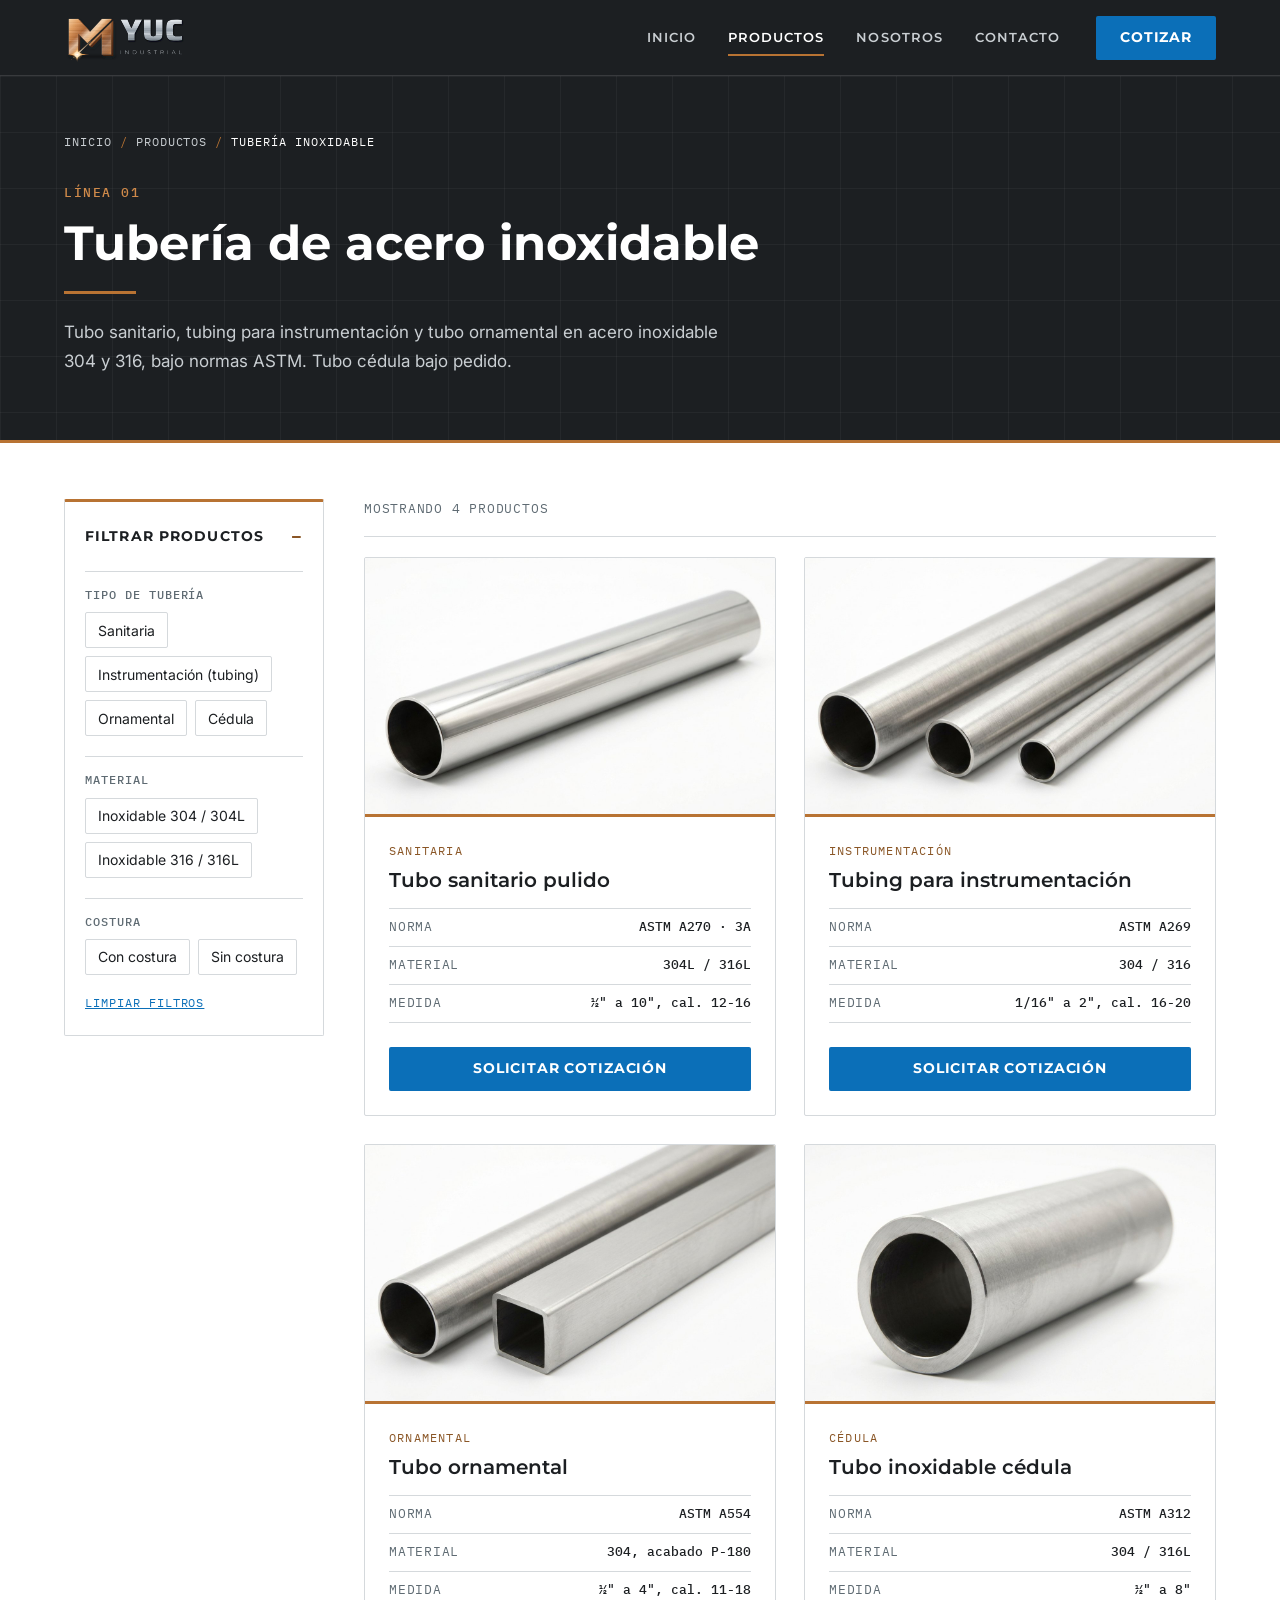
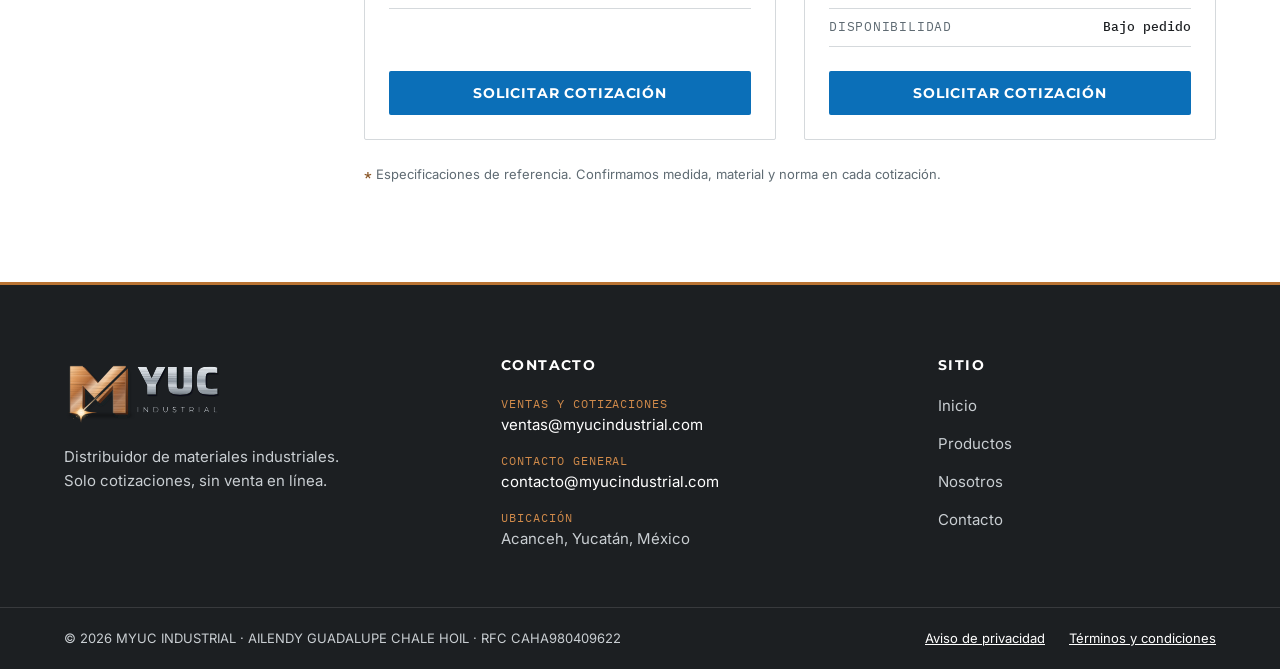
<file: tuberia-inoxidable.html>
<!DOCTYPE html>
<html lang="es-MX">
<head>
  <!-- ============================================================
       MYUC INDUSTRIAL · Línea 01: Tubería inoxidable
       Sitio catálogo: no hay venta en línea, todo termina en una
       solicitud de cotización.
       Estructura de archivos:
         index.html          → página de inicio (con el formulario)
         tuberia-inoxidable.html→ esta página
         css/styles.css      → estilos globales (todas las páginas)
         js/main.js          → menú móvil y detalles de interacción
         img/                → logos e imágenes
       ============================================================ -->
  <meta charset="UTF-8">
  <meta name="viewport" content="width=device-width, initial-scale=1">
  <title>Tubería de Acero Inoxidable 304 y 316 | MYUC INDUSTRIAL</title>
  <meta name="description" content="Tubo cédula, tubo sanitario pulido y tubing para instrumentación en acero inoxidable 304 y 316L bajo norma ASTM. Entrega en todo México. Solicita tu cotización.">
  <meta name="theme-color" content="#1C1F22">

  <!-- SEO: URL canónica y Open Graph (lo que muestran WhatsApp, Facebook y LinkedIn al compartir) -->
  <link rel="canonical" href="https://myucindustrial.com/tuberia-inoxidable.html">
  <meta property="og:type" content="website">
  <meta property="og:locale" content="es_MX">
  <meta property="og:site_name" content="MYUC INDUSTRIAL">
  <meta property="og:url" content="https://myucindustrial.com/tuberia-inoxidable.html">
  <meta property="og:title" content="Tubería de Acero Inoxidable 304 y 316 | MYUC INDUSTRIAL">
  <meta property="og:description" content="Tubo cédula, tubo sanitario pulido y tubing para instrumentación en acero inoxidable 304 y 316L bajo norma ASTM. Entrega en todo México. Solicita tu cotización.">
  <meta property="og:image" content="https://myucindustrial.com/img/og-myuc.jpg">
  <meta property="og:image:width" content="1200">
  <meta property="og:image:height" content="630">
  <meta property="og:image:alt" content="MYUC INDUSTRIAL · Suministro industrial en acero inoxidable y gases">
  <meta name="twitter:card" content="summary_large_image">

  <!-- Ícono de la pestaña (usa el logo mientras se crea un favicon propio) -->
  <link rel="icon" href="img/favicon.svg" type="image/svg+xml">

  <!-- Fuentes del manual de marca: Montserrat (títulos), Inter (texto), IBM Plex Mono (datos técnicos) -->
  <link rel="preconnect" href="https://fonts.googleapis.com">
  <link rel="preconnect" href="https://fonts.gstatic.com" crossorigin>
  <link href="https://fonts.googleapis.com/css2?family=IBM+Plex+Mono:wght@400;500&family=Inter:wght@400;500;600&family=Montserrat:wght@600;700&display=swap" rel="stylesheet">

  <!-- Estilos globales -->
  <link rel="stylesheet" href="css/styles.css?v=20261026b">
</head>
<body>

  <!-- Enlace de accesibilidad: permite saltar el menú con el teclado -->
  <a class="skip-link" href="#contenido">Saltar al contenido</a>

  <!-- ============================================================
       HEADER FIJO (fondo Negro Carbón)
       Se repite igual en todas las páginas. En cada página nueva,
       mover la clase "is-active" y aria-current al enlace que toque.
       ============================================================ -->
  <header class="site-header">
    <div class="container header-inner">

      <!-- Logo a la izquierda: versión NEGATIVA (letras claras) para fondo oscuro -->
      <a class="brand" href="index.html" aria-label="MYUC INDUSTRIAL, ir al inicio">
        <img src="img/myuc-logo-negativo.svg" alt="MYUC INDUSTRIAL" width="123" height="52">
      </a>

      <!-- Botón hamburguesa: solo visible en celular -->
      <button class="nav-toggle" type="button" aria-expanded="false" aria-controls="menu-principal" aria-label="Abrir menú">
        <span class="nav-toggle-bar"></span>
        <span class="nav-toggle-bar"></span>
        <span class="nav-toggle-bar"></span>
      </button>

      <!-- Menú y botón "Cotizar" a la derecha -->
      <nav class="main-nav" id="menu-principal" aria-label="Menú principal">
        <ul class="nav-list">
          <li><a href="index.html" class="nav-link">Inicio</a></li>
          <!-- En esta página "Productos" queda marcado como activo -->
          <li><a href="index.html#productos" class="nav-link is-active" aria-current="page">Productos</a></li>
          <li><a href="index.html#nosotros" class="nav-link">Nosotros</a></li>
          <li><a href="index.html#contacto" class="nav-link">Contacto</a></li>
        </ul>
        <!-- Botón principal de conversión: se cotiza cada solicitud en tiempo real -->
        <a href="index.html?linea=Tuber%C3%ADa%20inoxidable#contacto" class="btn btn-primary nav-cta">Cotizar</a>
      </nav>

    </div>
  </header>

  <main id="contenido">

    <!-- ============================================================
         HERO PEQUEÑO DE CATEGORÍA (fondo Negro Carbón)
         ============================================================ -->
    <section class="page-hero" aria-labelledby="pagina-titulo">
      <div class="container">
        <!-- Ruta de navegación (migas de pan) -->
        <nav class="breadcrumb" aria-label="Ruta de navegación">
          <ol>
            <li><a href="index.html">Inicio</a></li>
            <li><a href="index.html#productos">Productos</a></li>
            <li aria-current="page">Tubería inoxidable</li>
          </ol>
        </nav>

        <p class="page-hero-code">Línea 01</p>
        <h1 id="pagina-titulo" class="page-hero-title">Tubería de acero inoxidable</h1>
        <p class="page-hero-lead">Tubo sanitario, tubing para instrumentación y tubo ornamental en acero inoxidable 304 y 316, bajo normas ASTM. Tubo cédula bajo pedido.</p>
      </div>
    </section>

    <!-- ============================================================
         CATÁLOGO: FILTROS (columna izquierda) + GRID DE PRODUCTOS
         Los filtros funcionan con los atributos data-* de cada tarjeta.
         Para agregar un producto: copiar un <article class="product-card">
         y cambiar sus datos y atributos data-*.
         Más adelante estas tarjetas se generarán desde productos.json.
         ============================================================ -->
    <section class="section catalog" aria-label="Catálogo de tubería inoxidable">
      <div class="container catalog-layout">

        <!-- ---------- Filtros ---------- -->
        <aside class="filters" aria-label="Filtros">
          <!-- <details> permite plegar los filtros en celular -->
          <details class="filters-box" open>
            <summary class="filters-summary">Filtrar productos</summary>

            <div class="filter-group" data-filtro="tipo">
              <p class="filter-title">Tipo de tubería</p>
              <div class="filter-options">
                <button type="button" class="filter-chip" data-valor="sanitaria" aria-pressed="false">Sanitaria</button>
                <button type="button" class="filter-chip" data-valor="instrumentacion" aria-pressed="false">Instrumentación (tubing)</button>
                <button type="button" class="filter-chip" data-valor="ornamental" aria-pressed="false">Ornamental</button>
                <button type="button" class="filter-chip" data-valor="cedula" aria-pressed="false">Cédula</button>
              </div>
            </div>
            <div class="filter-group" data-filtro="material">
              <p class="filter-title">Material</p>
              <div class="filter-options">
                <button type="button" class="filter-chip" data-valor="inox304" aria-pressed="false">Inoxidable 304 / 304L</button>
                <button type="button" class="filter-chip" data-valor="inox316" aria-pressed="false">Inoxidable 316 / 316L</button>
              </div>
            </div>
            <div class="filter-group" data-filtro="costura">
              <p class="filter-title">Costura</p>
              <div class="filter-options">
                <button type="button" class="filter-chip" data-valor="con" aria-pressed="false">Con costura</button>
                <button type="button" class="filter-chip" data-valor="sin" aria-pressed="false">Sin costura</button>
              </div>
            </div>




            <button type="button" class="filters-clear" id="limpiar-filtros">Limpiar filtros</button>
          </details>
        </aside>

        <!-- ---------- Productos ---------- -->
        <div class="catalog-main">
          <div class="catalog-toolbar">
            <p class="catalog-count" id="conteo-productos" aria-live="polite">Mostrando 4 productos</p>
          </div>

          <div class="product-grid product-grid-2" id="grid-productos">

            <!-- Tubo sanitario pulido -->
            <article class="product-card" data-tipo="sanitaria" data-material="inox304 inox316" data-costura="con">
              <div class="product-card-media">
                <img src="img/productos/tubo-sanitario.jpg" alt="Tubo sanitario de acero inoxidable pulido" width="640" height="400" loading="lazy" onerror="this.onerror=null;this.src='img/placeholder.svg'">
              </div>
              <div class="product-card-body">
                <span class="product-code">Sanitaria</span>
                <h3 class="product-card-title">Tubo sanitario pulido</h3>
                <dl class="product-specs">
                  <div><dt>Norma</dt><dd>ASTM A270 · 3A</dd></div>
                  <div><dt>Material</dt><dd>304L / 316L</dd></div>
                  <div><dt>Medida</dt><dd>½&quot; a 10&quot;, cal. 12-16</dd></div>
                </dl>
                <a href="index.html?linea=Tuber%C3%ADa%20inoxidable&amp;producto=Tubo%20sanitario%20pulido#contacto" class="btn btn-primary product-card-btn" aria-label="Solicitar cotización: Tubo sanitario pulido">Solicitar cotización</a>
              </div>
            </article>
            <!-- Tubing para instrumentación -->
            <article class="product-card" data-tipo="instrumentacion" data-material="inox304 inox316" data-costura="con sin">
              <div class="product-card-media">
                <img src="img/productos/tubing-instrumentacion.jpg" alt="Tubing de acero inoxidable para instrumentación" width="640" height="400" loading="lazy" onerror="this.onerror=null;this.src='img/placeholder.svg'">
              </div>
              <div class="product-card-body">
                <span class="product-code">Instrumentación</span>
                <h3 class="product-card-title">Tubing para instrumentación</h3>
                <dl class="product-specs">
                  <div><dt>Norma</dt><dd>ASTM A269</dd></div>
                  <div><dt>Material</dt><dd>304 / 316</dd></div>
                  <div><dt>Medida</dt><dd>1/16&quot; a 2&quot;, cal. 16-20</dd></div>
                </dl>
                <a href="index.html?linea=Tuber%C3%ADa%20inoxidable&amp;producto=Tubing%20para%20instrumentaci%C3%B3n#contacto" class="btn btn-primary product-card-btn" aria-label="Solicitar cotización: Tubing para instrumentación">Solicitar cotización</a>
              </div>
            </article>
            <!-- Tubo ornamental -->
            <article class="product-card" data-tipo="ornamental" data-material="inox304" data-costura="con">
              <div class="product-card-media">
                <img src="img/productos/tubo-ornamental.jpg" alt="Tubo ornamental de acero inoxidable redondo y cuadrado" width="640" height="400" loading="lazy" onerror="this.onerror=null;this.src='img/placeholder.svg'">
              </div>
              <div class="product-card-body">
                <span class="product-code">Ornamental</span>
                <h3 class="product-card-title">Tubo ornamental</h3>
                <dl class="product-specs">
                  <div><dt>Norma</dt><dd>ASTM A554</dd></div>
                  <div><dt>Material</dt><dd>304, acabado P-180</dd></div>
                  <div><dt>Medida</dt><dd>½&quot; a 4&quot;, cal. 11-18</dd></div>
                </dl>
                <a href="index.html?linea=Tuber%C3%ADa%20inoxidable&amp;producto=Tubo%20ornamental#contacto" class="btn btn-primary product-card-btn" aria-label="Solicitar cotización: Tubo ornamental">Solicitar cotización</a>
              </div>
            </article>
            <!-- Tubo inoxidable cédula -->
            <article class="product-card" data-tipo="cedula" data-material="inox304 inox316" data-costura="con sin">
              <div class="product-card-media">
                <img src="img/productos/tubo-cedula.jpg" alt="Tubo de acero inoxidable cédula" width="640" height="400" loading="lazy" onerror="this.onerror=null;this.src='img/placeholder.svg'">
              </div>
              <div class="product-card-body">
                <span class="product-code">Cédula</span>
                <h3 class="product-card-title">Tubo inoxidable cédula</h3>
                <dl class="product-specs">
                  <div><dt>Norma</dt><dd>ASTM A312</dd></div>
                  <div><dt>Material</dt><dd>304 / 316L</dd></div>
                  <div><dt>Medida</dt><dd>½&quot; a 8&quot;</dd></div>
                  <div><dt>Disponibilidad</dt><dd>Bajo pedido</dd></div>
                </dl>
                <a href="index.html?linea=Tuber%C3%ADa%20inoxidable&amp;producto=Tubo%20inoxidable%20c%C3%A9dula#contacto" class="btn btn-primary product-card-btn" aria-label="Solicitar cotización: Tubo inoxidable cédula">Solicitar cotización</a>
              </div>
            </article>

          </div>

          <!-- Mensaje cuando ningún producto coincide con los filtros -->
          <div class="catalog-empty" id="sin-resultados" hidden>
            <p>No hay productos con esa combinación de filtros.</p>
            <a href="index.html?linea=Tuber%C3%ADa%20inoxidable#contacto" class="btn btn-primary">Pídenos lo que buscas</a>
          </div>

          <!-- Aviso: datos de referencia -->
          <p class="catalog-note">
            <span class="mono">*</span> Especificaciones de referencia. Confirmamos medida, material
            y norma en cada cotización.
          </p>
        </div>

      </div>
    </section>

  </main>

  <!-- ============================================================
       FOOTER (fondo Negro Carbón, logo en versión negativa)
       Datos reales del titular (persona física) y páginas legales.
       ============================================================ -->
  <footer class="site-footer">
    <div class="container footer-grid">

      <!-- Columna 1: marca -->
      <div class="footer-brand">
        <img src="img/myuc-logo-negativo.svg" alt="MYUC INDUSTRIAL" width="160" height="68" loading="lazy">
        <p>Distribuidor de materiales industriales. Solo cotizaciones, sin venta en línea.</p>
      </div>

      <!-- Columna 2: contacto -->
      <div>
        <p class="footer-title">Contacto</p>
        <ul class="footer-list">
          <li>
            <span class="footer-label">Ventas y cotizaciones</span>
            <a href="mailto:ventas@myucindustrial.com">ventas@myucindustrial.com</a>
          </li>
          <li>
            <span class="footer-label">Contacto general</span>
            <a href="mailto:contacto@myucindustrial.com">contacto@myucindustrial.com</a>
          </li>
          <li>
            <span class="footer-label">Ubicación</span>
            <address>Acanceh, Yucatán, México</address>
          </li>
        </ul>
      </div>

      <!-- Columna 3: navegación -->
      <div>
        <p class="footer-title">Sitio</p>
        <ul class="footer-list footer-links">
          <li><a href="index.html">Inicio</a></li>
          <li><a href="index.html#productos">Productos</a></li>
          <li><a href="index.html#nosotros">Nosotros</a></li>
          <li><a href="index.html#contacto">Contacto</a></li>
        </ul>
      </div>

    </div>

    <!-- Barra inferior: titular, RFC y páginas legales -->
    <div class="footer-bottom">
      <div class="container footer-bottom-inner">
        <p>&copy; <span id="anio-actual">2026</span> MYUC INDUSTRIAL · AILENDY GUADALUPE CHALE HOIL · RFC CAHA980409622</p>
        <nav class="footer-legal" aria-label="Información legal">
          <a href="aviso-privacidad.html">Aviso de privacidad</a>
          <a href="terminos-condiciones.html">Términos y condiciones</a>
        </nav>
      </div>
    </div>
  </footer>

  <!-- JavaScript del sitio (al final para no frenar la carga) -->
  <script src="js/main.js?v=20261026b"></script>
</body>
</html>
</file>
<file: css/styles.css>
/* ==================================================================
   MYUC INDUSTRIAL · Estilos globales
   Un solo archivo para todo el sitio. Las páginas nuevas (Válvulas,
   Contacto, etc.) reutilizan estas mismas clases.

   Las fuentes se cargan desde Google Fonts en el <head> de cada página:
   Montserrat (títulos), Inter (texto), IBM Plex Mono (datos técnicos).

   Índice
   1. Variables de marca (colores, fuentes, medidas)
   2. Base y reinicio
   3. Utilidades (contenedor, textos, accesibilidad)
   4. Botones
   5. Header fijo (oscuro) y menú
   6. Hero (oscuro)
   7. Franja de sellos de confianza
   8. Secciones genéricas
   9. Tarjetas de producto
   10. Beneficios (¿Por qué elegir…?)
   11. Franja de cotización
   11b. Formulario de cotización
   12. Footer
   13. Responsivo (tableta y celular)
   14. Páginas de categoría (tuberia-inoxidable.html y siguientes)
   15. Aviso de privacidad (texto legal)
   ================================================================== */


/* ------------------------------------------------------------------
   1. VARIABLES DE MARCA (colores exactos del manual de identidad)
   Cambiar un color aquí lo cambia en todo el sitio.
   ------------------------------------------------------------------ */
:root {
  /* Colores principales */
  --cobre: #B87333;          /* Cobre Metálico: detalles, líneas, acentos */
  --gris-acero: #5F6B73;     /* Gris Acero: texto secundario */
  --blanco: #FFFFFF;         /* Blanco */
  --negro-carbon: #1C1F22;   /* Negro Carbón: header, hero y footer */
  --azul: #0B6FB8;           /* Azul Criogénico: botones y enlaces */

  /* Colores de apoyo */
  --cobre-oscuro: #8A5626;   /* Cobre Oscuro: cobre legible sobre fondo claro */
  --cobre-claro: #D08A4A;    /* Cobre Claro: cobre legible en texto pequeño sobre fondo oscuro */
  --gris-niebla: #F2F3F4;    /* Gris Niebla: fondos de sección alternos */
  --gris-linea: #D5D9DC;     /* Gris Línea: bordes y divisores */
  --rojo-alerta: #C62828;    /* Rojo Alerta: errores de formulario (futuro) */

  /* Derivados para la parte oscura (no son colores nuevos de marca,
     son variaciones del Negro Carbón y del Azul para estados y capas) */
  --carbon-2: #262A2E;       /* Gris muy oscuro: franja de sellos */
  --linea-oscura: rgba(255, 255, 255, .12); /* Divisores sobre fondo oscuro */
  --gris-claro: #C9CED2;     /* Texto secundario sobre fondo oscuro */
  --azul-hover: #095C99;     /* Azul un poco más oscuro para hover */

  /* Tipografías */
  --font-titulos: "Montserrat", "Segoe UI", Arial, sans-serif;
  --font-texto: "Inter", "Segoe UI", Arial, sans-serif;
  --font-mono: "IBM Plex Mono", Consolas, "Courier New", monospace;

  /* Medidas */
  --radio: 2px;              /* Esquinas casi rectas (estilo industrial) */
  --alto-boton: 44px;        /* Alto mínimo de botón (táctil), según manual */
  --alto-header: 76px;
  --ancho-max: 1200px;
  --sombra: 0 1px 2px rgba(28, 31, 34, .06), 0 4px 16px rgba(28, 31, 34, .06);
  --sombra-hover: 0 2px 4px rgba(28, 31, 34, .08), 0 12px 28px rgba(28, 31, 34, .12);
}


/* ------------------------------------------------------------------
   2. BASE Y REINICIO
   ------------------------------------------------------------------ */
*,
*::before,
*::after {
  box-sizing: border-box;
}

html {
  /* Desplazamiento suave al usar los enlaces del menú (#productos, etc.)
     y espacio para que el header fijo no tape los títulos */
  scroll-behavior: smooth;
  scroll-padding-top: var(--alto-header);
}

body {
  margin: 0;
  font-family: var(--font-texto);
  font-size: 1rem;
  line-height: 1.6;
  color: var(--negro-carbon);
  background: var(--blanco);
  -webkit-font-smoothing: antialiased;
}

h1, h2, h3, h4 {
  font-family: var(--font-titulos);
  line-height: 1.2;
  margin: 0 0 .5em;
  color: inherit;
}

p {
  margin: 0 0 1em;
}

img {
  max-width: 100%;
  height: auto;
  display: block;
}

a {
  color: var(--azul);
}

ul,
dl,
dd {
  margin: 0;
  padding: 0;
  list-style: none;
}

address {
  font-style: normal;
}

/* Contorno visible al navegar con teclado */
:focus-visible {
  outline: 3px solid var(--azul);
  outline-offset: 2px;
}

/* Respeta a quien prefiere menos animaciones */
@media (prefers-reduced-motion: reduce) {
  html { scroll-behavior: auto; }
  *, *::before, *::after { transition: none !important; }
}


/* ------------------------------------------------------------------
   3. UTILIDADES
   ------------------------------------------------------------------ */
.container {
  width: 100%;
  max-width: var(--ancho-max);
  margin: 0 auto;
  padding: 0 24px;
}

/* Texto en IBM Plex Mono para normas, códigos y medidas */
.mono {
  font-family: var(--font-mono);
  font-weight: 500;
}

.text-copper {
  color: var(--cobre);
}

/* Etiqueta pequeña sobre los títulos de sección */
.eyebrow {
  font-family: var(--font-mono);
  font-size: .8125rem;
  font-weight: 500;
  letter-spacing: .12em;
  text-transform: uppercase;
  color: var(--cobre-oscuro);
  margin-bottom: 1rem;
  display: flex;
  align-items: center;
  gap: .75rem;
}

/* Línea de cobre antes de la etiqueta (detalle de marca) */
.eyebrow::before {
  content: "";
  width: 32px;
  height: 2px;
  background: var(--cobre);
}

/* Sobre fondo claro se usa el cobre oscuro para que se lea bien */
.eyebrow-dark {
  color: var(--cobre-oscuro);
  justify-content: center;
}

/* Enlace para saltar al contenido (aparece solo con teclado) */
.skip-link {
  position: absolute;
  left: 16px;
  top: -100px;
  z-index: 200;
  background: var(--azul);
  color: var(--blanco);
  padding: 10px 16px;
  border-radius: var(--radio);
}

.skip-link:focus {
  top: 16px;
}


/* ------------------------------------------------------------------
   4. BOTONES
   Uso: <a class="btn btn-primary">…</a>
   Rectangulares, esquinas casi rectas, alto mínimo 44px.
   ------------------------------------------------------------------ */
.btn {
  display: inline-flex;
  align-items: center;
  justify-content: center;
  gap: .5rem;
  min-height: var(--alto-boton);
  padding: 0 22px;
  border: 2px solid transparent;
  border-radius: var(--radio);
  font-family: var(--font-titulos);
  font-weight: 700;
  font-size: .875rem;
  letter-spacing: .06em;
  text-transform: uppercase;
  text-decoration: none;
  cursor: pointer;
  transition: background-color .2s, border-color .2s, color .2s, transform .2s;
}

.btn:active {
  transform: translateY(1px);
}

/* Botón principal: Azul Criogénico con texto blanco */
.btn-primary {
  background: var(--azul);
  border-color: var(--azul);
  color: var(--blanco);
}

.btn-primary:hover {
  background: var(--azul-hover);
  border-color: var(--azul-hover);
}

/* Botón secundario para fondos oscuros: transparente con borde blanco */
.btn-outline-light {
  background: transparent;
  border-color: var(--blanco);
  color: var(--blanco);
}

.btn-outline-light:hover {
  background: var(--blanco);
  color: var(--negro-carbon);
}

/* Botón grande (hero y franja de cotización) */
.btn-lg {
  min-height: 54px;
  padding: 0 32px;
  font-size: .9375rem;
}


/* ------------------------------------------------------------------
   5. HEADER FIJO (fondo Negro Carbón)
   Logo negativo a la izquierda; menú y "Cotizar" a la derecha.
   ------------------------------------------------------------------ */
.site-header {
  position: fixed;
  top: 0;
  left: 0;
  right: 0;
  z-index: 100;
  height: var(--alto-header);
  background: var(--negro-carbon);
  border-bottom: 1px solid var(--linea-oscura);
  transition: box-shadow .2s;
}

/* Sombra que agrega js/main.js al bajar en la página */
.site-header.is-scrolled {
  box-shadow: 0 6px 20px rgba(0, 0, 0, .35);
}

.header-inner {
  height: 100%;
  display: flex;
  align-items: center;
  justify-content: space-between;
  gap: 24px;
}

.brand img {
  height: 52px;
  width: auto;
}

.main-nav {
  display: flex;
  align-items: center;
  gap: 36px;
}

.nav-list {
  display: flex;
  gap: 32px;
}

.nav-link {
  position: relative;
  display: inline-block;
  padding: 8px 0;
  font-family: var(--font-titulos);
  font-weight: 600;
  font-size: .8125rem;
  letter-spacing: .08em;
  text-transform: uppercase;
  color: var(--gris-claro);
  text-decoration: none;
  transition: color .2s;
}

.nav-link:hover,
.nav-link.is-active {
  color: var(--blanco);
}

/* Subrayado de cobre en hover y en la página activa */
.nav-link::after {
  content: "";
  position: absolute;
  left: 0;
  right: 0;
  bottom: 0;
  height: 2px;
  background: var(--cobre);
  transform: scaleX(0);
  transform-origin: left;
  transition: transform .2s;
}

.nav-link:hover::after,
.nav-link.is-active::after {
  transform: scaleX(1);
}

/* Botón hamburguesa (oculto en escritorio) */
.nav-toggle {
  display: none;
  width: 44px;
  height: 44px;
  padding: 10px;
  background: none;
  border: 1px solid var(--linea-oscura);
  border-radius: var(--radio);
  cursor: pointer;
  flex-direction: column;
  justify-content: center;
  gap: 5px;
}

.nav-toggle-bar {
  display: block;
  height: 2px;
  background: var(--blanco);
  transition: transform .2s, opacity .2s;
}

/* Las 3 rayas se convierten en una X cuando el menú está abierto */
.nav-toggle[aria-expanded="true"] .nav-toggle-bar:nth-child(1) { transform: translateY(7px) rotate(45deg); }
.nav-toggle[aria-expanded="true"] .nav-toggle-bar:nth-child(2) { opacity: 0; }
.nav-toggle[aria-expanded="true"] .nav-toggle-bar:nth-child(3) { transform: translateY(-7px) rotate(-45deg); }


/* ------------------------------------------------------------------
   6. HERO (fondo Negro Carbón, texto blanco y gris claro)
   ------------------------------------------------------------------ */
.hero {
  position: relative;
  overflow: hidden;
  margin-top: var(--alto-header);  /* Compensa el header fijo */
  padding: 128px 0 120px;
  color: var(--blanco);
  background-color: var(--negro-carbon);
  /* Fondo: viñeta oscura + cuadrícula técnica muy tenue (tipo plano de ingeniería).
     PARA USAR UNA FOTO: agregar al final de la lista
     url("../img/hero.jpg") center / cover
     y dejar la primera capa (degradado) para que el texto se siga leyendo. */
  background-image:
    linear-gradient(90deg, rgba(28, 31, 34, 1) 30%, rgba(28, 31, 34, .6) 100%),
    linear-gradient(rgba(255, 255, 255, .04) 1px, transparent 1px),
    linear-gradient(90deg, rgba(255, 255, 255, .04) 1px, transparent 1px),
    url("../img/hero.jpg");
  background-size: auto, 56px 56px, 56px 56px, cover;
  background-position: 0 0, 0 0, 0 0, center;
}

/* Detalle técnico: bloque diagonal de líneas a la derecha (solo escritorio) */
.hero::before {
  content: "";
  position: absolute;
  top: 0;
  right: 0;
  bottom: 0;
  width: 38%;
  background: repeating-linear-gradient(
    -45deg,
    rgba(184, 115, 51, .07) 0 1px,
    transparent 1px 18px
  );
  border-left: 1px solid rgba(184, 115, 51, .25);
  clip-path: polygon(22% 0, 100% 0, 100% 100%, 0 100%);
  pointer-events: none;
}

.hero-inner {
  position: relative;  /* Queda por encima del detalle diagonal */
}

/* Título principal: Montserrat Bold, blanco, grande */
.hero-title {
  max-width: 17ch;
  margin-bottom: 36px;
  font-family: var(--font-titulos);
  font-weight: 700;
  font-size: clamp(2.25rem, 4.5vw + .5rem, 4.25rem);
  line-height: 1.12;
  letter-spacing: -.015em;
  color: var(--blanco);
}

/* Línea de cobre de 3px justo debajo del título */
.hero-title::after {
  content: "";
  display: block;
  width: 96px;
  height: 3px;
  margin-top: 32px;
  background: var(--cobre);
}

/* Subtítulo en gris claro */
.hero-lead {
  max-width: 58ch;
  margin-bottom: 44px;
  font-size: 1.1875rem;
  line-height: 1.7;
  color: var(--gris-claro);
}

.hero-actions {
  display: flex;
  flex-wrap: wrap;
  gap: 16px;
}


/* ------------------------------------------------------------------
   7. FRANJA DE SELLOS DE CONFIANZA (gris oscuro, texto blanco)
   ------------------------------------------------------------------ */
.trust-bar {
  background: var(--carbon-2);
  border-top: 3px solid var(--cobre);
  color: var(--blanco);
}

.trust-list {
  display: grid;
  grid-template-columns: repeat(3, 1fr);
}

.trust-item {
  display: flex;
  align-items: center;
  gap: 14px;
  padding: 28px 24px;
  font-family: var(--font-titulos);
  font-size: .875rem;
  font-weight: 600;
  letter-spacing: .08em;
  text-transform: uppercase;
}

/* Divisor vertical entre sellos */
.trust-item + .trust-item {
  border-left: 1px solid var(--linea-oscura);
}

/* Ícono en cobre */
.trust-icon {
  flex-shrink: 0;
  color: var(--cobre);
}

.trust-item .mono {
  color: var(--cobre-claro);
  letter-spacing: .04em;
}


/* ------------------------------------------------------------------
   8. SECCIONES GENÉRICAS
   ------------------------------------------------------------------ */
.section {
  padding: 96px 0;
}

/* Sección con fondo Gris Niebla */
.section-alt {
  background: var(--gris-niebla);
}

.section-header {
  max-width: 680px;
  margin: 0 auto 56px;
  text-align: center;
}

.section-title {
  font-size: clamp(1.75rem, 2.5vw + .75rem, 2.5rem);
  font-weight: 700;
}

.section-lead {
  color: var(--gris-acero);
  font-size: 1.0625rem;
  margin: 0;
}


/* ------------------------------------------------------------------
   9. TARJETAS DE PRODUCTO
   Fondo blanco, borde Gris Línea, título Montserrat SemiBold,
   datos técnicos en IBM Plex Mono.
   3 columnas en escritorio, 2 en tableta, 1 en celular.
   ------------------------------------------------------------------ */
.product-grid {
  display: grid;
  grid-template-columns: repeat(3, 1fr);
  gap: 28px;
}

.product-card {
  display: flex;
  flex-direction: column;
  background: var(--blanco);
  border: 1px solid var(--gris-linea);
  border-radius: var(--radio);
  overflow: hidden;
  transition: box-shadow .2s, transform .2s, border-color .2s;
}

.product-card:hover {
  box-shadow: var(--sombra-hover);
  transform: translateY(-3px);
  border-color: var(--cobre);
}

/* Imagen con proporción fija 16:10 para que todas midan igual */
.product-card-media {
  aspect-ratio: 16 / 10;
  background: var(--gris-niebla);
  border-bottom: 3px solid var(--cobre);
}

.product-card-media img {
  width: 100%;
  height: 100%;
  object-fit: cover;
}

.product-card-body {
  flex: 1;
  display: flex;
  flex-direction: column;
  padding: 24px;
}

/* Código de línea en IBM Plex Mono */
.product-code {
  font-family: var(--font-mono);
  font-size: .75rem;
  letter-spacing: .1em;
  text-transform: uppercase;
  color: var(--cobre-oscuro);
  margin-bottom: 8px;
}

/* Título de tarjeta: Montserrat SemiBold */
.product-card-title {
  font-family: var(--font-titulos);
  font-size: 1.25rem;
  font-weight: 600;
  margin-bottom: 16px;
}

/* Descripción corta de la tarjeta */
.product-card-text {
  margin-bottom: 16px;
  font-size: .9375rem;
  color: var(--gris-acero);
}

/* Ficha de datos técnicos (IBM Plex Mono) */
.product-specs {
  margin-bottom: 24px;
  border-top: 1px solid var(--gris-linea);
  font-family: var(--font-mono);
  font-size: .8125rem;
}

.product-specs > div {
  display: flex;
  justify-content: space-between;
  gap: 16px;
  padding: 8px 0;
  border-bottom: 1px solid var(--gris-linea);
}

.product-specs dt {
  flex-shrink: 0;        /* la etiqueta no se parte; el valor es el que se acomoda */
  color: var(--gris-acero);
  text-transform: uppercase;
  letter-spacing: .06em;
}

.product-specs dd {
  color: var(--negro-carbon);
  font-weight: 500;
  text-align: right;
}

/* El botón se queda pegado abajo aunque el contenido mida distinto */
.product-card-btn {
  margin-top: auto;
  align-self: stretch;   /* ocupa el ancho de la tarjeta: botones parejos entre tarjetas */
  text-align: center;    /* si el texto se parte en dos líneas, queda centrado */
  padding-left: 12px;
  padding-right: 12px;
}


/* ------------------------------------------------------------------
   10. BENEFICIOS (¿Por qué elegir MYUC INDUSTRIAL?)
   ------------------------------------------------------------------ */
.features-grid {
  display: grid;
  grid-template-columns: repeat(3, 1fr);
  gap: 28px;
}

.feature {
  background: var(--blanco);
  border-radius: var(--radio);
  border-top: 3px solid var(--cobre);
  padding: 36px 32px;
  box-shadow: var(--sombra);
}

.feature-icon {
  display: grid;
  place-items: center;
  width: 56px;
  height: 56px;
  margin-bottom: 20px;
  border-radius: var(--radio);
  background: rgba(11, 111, 184, .08);
  color: var(--azul);
}

.feature-title {
  font-size: 1.25rem;
  font-weight: 600;
}

.feature-text {
  color: var(--gris-acero);
  margin: 0;
}


/* ------------------------------------------------------------------
   11. FRANJA DE COTIZACIÓN
   ------------------------------------------------------------------ */
.cta-band {
  padding: 64px 0;
  background: var(--blanco);
  border-top: 1px solid var(--gris-linea);
}

.cta-inner {
  display: flex;
  align-items: center;
  justify-content: space-between;
  gap: 32px;
}

.cta-title {
  font-size: clamp(1.5rem, 2vw + .5rem, 2rem);
  font-weight: 700;
}

.cta-text {
  color: var(--gris-acero);
  margin: 0;
  max-width: 56ch;
}

.cta-inner .btn {
  flex-shrink: 0;
}


/* ------------------------------------------------------------------
   11b. FORMULARIO DE COTIZACIÓN
   Tarjeta blanca, bordes Gris Línea, etiquetas técnicas y botón azul.
   ------------------------------------------------------------------ */
.contact-grid {
  display: grid;
  grid-template-columns: 1fr 1.4fr;
  gap: 56px;
  align-items: start;
}

/* Línea divisoria con la sección anterior (ambas usan Gris Niebla) */
.contact-section {
  border-top: 1px solid var(--gris-linea);
}

.contact-intro .eyebrow {
  color: var(--cobre-oscuro);
}

.contact-intro .section-lead {
  margin-bottom: 32px;
}

/* Pasos del proceso de cotización */
.contact-steps li {
  display: flex;
  gap: 16px;
  padding: 14px 0;
  border-top: 1px solid var(--gris-linea);
  color: var(--negro-carbon);
}

.contact-steps li:last-child {
  border-bottom: 1px solid var(--gris-linea);
}

.contact-steps .mono {
  color: var(--cobre-oscuro);
}

/* Tarjeta del formulario */
.quote-form {
  background: var(--blanco);
  border: 1px solid var(--gris-linea);
  border-top: 3px solid var(--cobre);
  border-radius: var(--radio);
  padding: 36px;
}

.form-grid {
  display: grid;
  grid-template-columns: 1fr 1fr;
  gap: 20px 24px;
}

.form-field {
  display: flex;
  flex-direction: column;
  gap: 8px;
}

/* Campo que ocupa las dos columnas (Mensaje) */
.form-field-full {
  grid-column: 1 / -1;
}

/* Etiquetas en IBM Plex Mono, estilo ficha técnica */
.form-field label {
  font-family: var(--font-mono);
  font-size: .75rem;
  font-weight: 500;
  letter-spacing: .08em;
  text-transform: uppercase;
  color: var(--gris-acero);
}

.req {
  color: var(--cobre-oscuro);
}

.form-field input,
.form-field select,
.form-field textarea {
  width: 100%;
  min-height: var(--alto-boton);
  padding: 10px 14px;
  font-family: var(--font-texto);
  font-size: 1rem;
  color: var(--negro-carbon);
  background: var(--blanco);
  border: 1px solid var(--gris-linea);
  border-radius: var(--radio);
  transition: border-color .2s, box-shadow .2s;
}

.form-field textarea {
  resize: vertical;
  min-height: 130px;
}

.form-field input::placeholder,
.form-field textarea::placeholder {
  color: #9AA3A9;
}

/* Flecha propia del menú desplegable */
.form-field select {
  appearance: none;
  padding-right: 40px;
  background-image: url("data:image/svg+xml,%3Csvg xmlns='http://www.w3.org/2000/svg' width='12' height='8' viewBox='0 0 12 8'%3E%3Cpath d='M1 1l5 5 5-5' fill='none' stroke='%235F6B73' stroke-width='1.8'/%3E%3C/svg%3E");
  background-repeat: no-repeat;
  background-position: right 14px center;
}

/* Campo activo: borde azul */
.form-field input:focus,
.form-field select:focus,
.form-field textarea:focus {
  outline: none;
  border-color: var(--azul);
  box-shadow: 0 0 0 3px rgba(11, 111, 184, .15);
}

/* Campo con error (después de que la persona escribió algo) */
.form-field input:user-invalid,
.form-field select:user-invalid,
.form-field textarea:user-invalid {
  border-color: var(--rojo-alerta);
}

.form-footer {
  display: flex;
  align-items: center;
  justify-content: space-between;
  gap: 24px;
  margin-top: 28px;
  padding-top: 24px;
  border-top: 1px solid var(--gris-linea);
}

.form-footer .btn {
  flex-shrink: 0;
  white-space: nowrap;
}

/* Honeypot anti-spam del formulario: fuera de pantalla, nunca visible */
.hp-field {
  position: absolute;
  left: -10000px;
  width: 1px;
  height: 1px;
  opacity: 0;
}

.form-note {
  margin: 0;
  font-size: .8125rem;
  color: var(--gris-acero);
}


/* ------------------------------------------------------------------
   12. FOOTER (Negro Carbón)
   ------------------------------------------------------------------ */
.site-footer {
  background: var(--negro-carbon);
  color: var(--gris-claro);
  font-size: .9375rem;
  border-top: 3px solid var(--cobre);
}

.footer-grid {
  display: grid;
  grid-template-columns: 1.4fr 1.4fr 1fr;
  gap: 48px;
  padding-top: 72px;
  padding-bottom: 56px;
}

.footer-brand img {
  width: 160px;
  margin-bottom: 20px;
}

.footer-brand p {
  max-width: 32ch;
}

.footer-title {
  font-family: var(--font-titulos);
  line-height: 1.2;
  margin: 0 0 20px;
  font-size: .875rem;
  font-weight: 700;
  letter-spacing: .1em;
  text-transform: uppercase;
  color: var(--blanco);
}

.footer-list li + li {
  margin-top: 14px;
}

/* Etiqueta pequeña (Correo, Teléfono, Dirección) */
.footer-label {
  display: block;
  font-family: var(--font-mono);
  font-size: .75rem;
  letter-spacing: .08em;
  text-transform: uppercase;
  color: var(--cobre-claro);
}

.site-footer a {
  color: var(--blanco);
  text-decoration: none;
}

.site-footer a:hover {
  color: var(--cobre-claro);
}

.footer-links a {
  color: var(--gris-claro);
}

.footer-bottom {
  border-top: 1px solid var(--linea-oscura);
  font-size: .8125rem;
}

.footer-bottom-inner {
  display: flex;
  justify-content: space-between;
  align-items: center;
  flex-wrap: wrap;
  gap: 12px;
  padding-top: 20px;
  padding-bottom: 20px;
}

.footer-bottom p {
  margin: 0;
}

.footer-bottom a {
  text-decoration: underline;
}

/* Enlaces legales (aviso y términos) uno junto al otro */
.footer-legal {
  display: flex;
  flex-wrap: wrap;
  gap: 8px 24px;
}


/* ------------------------------------------------------------------
   13. RESPONSIVO
   ------------------------------------------------------------------ */

/* Tableta: 2 columnas de productos, beneficios en 1 columna */
@media (max-width: 1024px) {
  .product-grid {
    grid-template-columns: repeat(2, 1fr);
  }

  .features-grid {
    grid-template-columns: 1fr;
    max-width: 640px;
    margin: 0 auto;
  }

  .footer-grid {
    grid-template-columns: 1fr 1fr;
  }

  .footer-brand {
    grid-column: 1 / -1;
  }

  /* Formulario: texto arriba, formulario abajo */
  .contact-grid {
    grid-template-columns: 1fr;
    gap: 40px;
  }

  /* El detalle diagonal del Hero se oculta para no competir con el texto */
  .hero::before {
    display: none;
  }
}

/* Tableta chica y celular: menú hamburguesa */
@media (max-width: 860px) {
  :root {
    --alto-header: 68px;
  }

  .brand img {
    height: 44px;
  }

  .nav-toggle {
    display: flex;
  }

  /* El menú se vuelve un panel oscuro desplegable bajo el header */
  .main-nav {
    position: fixed;
    top: var(--alto-header);
    left: 0;
    right: 0;
    flex-direction: column;
    align-items: stretch;
    gap: 16px;
    padding: 8px 16px 24px;
    background: var(--negro-carbon);
    border-bottom: 1px solid var(--linea-oscura);
    box-shadow: 0 12px 24px rgba(0, 0, 0, .35);
    /* Oculto por defecto; js/main.js agrega .is-open */
    visibility: hidden;
    opacity: 0;
    transform: translateY(-8px);
    transition: opacity .2s, transform .2s, visibility .2s;
  }

  .main-nav.is-open {
    visibility: visible;
    opacity: 1;
    transform: none;
  }

  .nav-list {
    flex-direction: column;
    gap: 0;
  }

  .nav-link {
    display: block;
    padding: 14px 4px;
    border-bottom: 1px solid var(--linea-oscura);
  }

  .nav-link::after {
    display: none;
  }

  .nav-link.is-active {
    color: var(--cobre-claro);
  }

  .nav-cta {
    width: 100%;
  }

  /* Sellos en una columna */
  .trust-list {
    grid-template-columns: 1fr;
  }

  .trust-item {
    padding: 18px 0;
  }

  .trust-item + .trust-item {
    border-left: 0;
    border-top: 1px solid var(--linea-oscura);
  }
}

/* Celular: todo en una sola columna */
@media (max-width: 640px) {
  .container {
    padding: 0 16px;
  }

  .hero {
    padding: 72px 0 64px;
  }

  .hero-title::after {
    margin-top: 22px;
  }

  .hero-lead {
    font-size: 1.0625rem;
  }

  .hero-actions .btn {
    width: 100%;
  }

  .section {
    padding: 64px 0;
  }

  .section-header {
    margin-bottom: 40px;
  }

  .product-grid {
    grid-template-columns: 1fr;
  }

  .product-card-btn {
    align-self: stretch;
  }

  .feature {
    padding: 28px 24px;
  }

  .cta-inner {
    flex-direction: column;
    align-items: stretch;
  }

  /* Formulario en una sola columna */
  .quote-form {
    padding: 24px 20px;
  }

  .form-grid {
    grid-template-columns: 1fr;
  }

  .form-footer {
    flex-direction: column;
    align-items: stretch;
  }

  .footer-grid {
    grid-template-columns: 1fr;
    gap: 36px;
    padding-top: 56px;
  }
}


/* ==================================================================
   14. PÁGINAS DE CATEGORÍA (ej. gases-criogenicos.html)
   Hero pequeño, migas de pan, filtros laterales y grid de productos.
   Las demás líneas (tubería, conexiones, etc.) reutilizan esto.
   ================================================================== */

/* ---------- Hero pequeño ---------- */
.page-hero {
  position: relative;
  margin-top: var(--alto-header);  /* Compensa el header fijo */
  padding: 56px 0 64px;
  color: var(--blanco);
  background-color: var(--negro-carbon);
  background-image:
    linear-gradient(rgba(255, 255, 255, .04) 1px, transparent 1px),
    linear-gradient(90deg, rgba(255, 255, 255, .04) 1px, transparent 1px);
  background-size: 56px 56px;
  border-bottom: 3px solid var(--cobre);
}

/* Migas de pan: Inicio / Productos / Válvulas */
.breadcrumb ol {
  display: flex;
  flex-wrap: wrap;
  gap: 8px;
  margin: 0 0 32px;
  padding: 0;
  list-style: none;
  font-family: var(--font-mono);
  font-size: .75rem;
  letter-spacing: .08em;
  text-transform: uppercase;
  color: var(--gris-claro);
}

.breadcrumb li + li::before {
  content: "/";
  margin-right: 8px;
  color: var(--cobre);
}

.breadcrumb a {
  color: var(--gris-claro);
  text-decoration: none;
}

.breadcrumb a:hover {
  color: var(--blanco);
}

.breadcrumb [aria-current="page"] {
  color: var(--blanco);
}

/* Código de línea sobre el título */
.page-hero-code {
  margin-bottom: 12px;
  font-family: var(--font-mono);
  font-size: .8125rem;
  font-weight: 500;
  letter-spacing: .12em;
  text-transform: uppercase;
  color: var(--cobre-claro);
}

.page-hero-title {
  max-width: 22ch;
  margin-bottom: 24px;
  font-weight: 700;
  font-size: clamp(2rem, 3vw + .75rem, 3rem);
  line-height: 1.15;
  color: var(--blanco);
}

/* Línea de cobre de 3px bajo el título (igual que en el inicio) */
.page-hero-title::after {
  content: "";
  display: block;
  width: 72px;
  height: 3px;
  margin-top: 20px;
  background: var(--cobre);
}

.page-hero-lead {
  max-width: 62ch;
  margin: 0;
  font-size: 1.0625rem;
  line-height: 1.7;
  color: var(--gris-claro);
}

/* ---------- Diseño del catálogo: filtros + productos ---------- */
.catalog {
  padding-top: 56px;
}

.catalog-layout {
  display: grid;
  grid-template-columns: 260px 1fr;
  gap: 40px;
  align-items: start;
}

/* ---------- Filtros ---------- */
.filters {
  position: sticky;
  top: calc(var(--alto-header) + 24px);  /* Se queda fijo al bajar */
}

.filters-box {
  background: var(--blanco);
  border: 1px solid var(--gris-linea);
  border-top: 3px solid var(--cobre);
  border-radius: var(--radio);
  padding: 20px;
}

/* Título "Filtrar productos" (se puede tocar para plegar en celular) */
.filters-summary {
  cursor: pointer;
  list-style: none;
  font-family: var(--font-titulos);
  font-weight: 700;
  font-size: .875rem;
  letter-spacing: .08em;
  text-transform: uppercase;
  color: var(--negro-carbon);
  display: flex;
  justify-content: space-between;
  align-items: center;
}

.filters-summary::-webkit-details-marker {
  display: none;
}

/* Signo + / – a la derecha del título */
.filters-summary::after {
  content: "+";
  font-family: var(--font-mono);
  font-size: 1.125rem;
  color: var(--cobre-oscuro);
}

.filters-box[open] .filters-summary::after {
  content: "–";
}

.filter-group {
  margin-top: 20px;
  padding-top: 16px;
  border-top: 1px solid var(--gris-linea);
}

.filter-title {
  margin: 0 0 10px;
  line-height: 1.2;
  font-family: var(--font-mono);
  font-size: .75rem;
  font-weight: 500;
  letter-spacing: .08em;
  text-transform: uppercase;
  color: var(--gris-acero);
}

.filter-options {
  display: flex;
  flex-wrap: wrap;
  gap: 8px;
}

/* Botón de filtro tipo "chip" */
.filter-chip {
  min-height: 36px;
  padding: 0 12px;
  font-family: var(--font-texto);
  font-size: .875rem;
  color: var(--negro-carbon);
  background: var(--blanco);
  border: 1px solid var(--gris-linea);
  border-radius: var(--radio);
  cursor: pointer;
  transition: background-color .2s, border-color .2s, color .2s;
}

.filter-chip:hover {
  border-color: var(--azul);
  color: var(--azul);
}

/* Filtro activo: Azul Criogénico */
.filter-chip[aria-pressed="true"] {
  background: var(--azul);
  border-color: var(--azul);
  color: var(--blanco);
}

.filters-clear {
  margin-top: 20px;
  padding: 0;
  font-family: var(--font-mono);
  font-size: .75rem;
  letter-spacing: .08em;
  text-transform: uppercase;
  color: var(--azul);
  background: none;
  border: 0;
  cursor: pointer;
  text-decoration: underline;
}

/* ---------- Productos ---------- */
.catalog-toolbar {
  display: flex;
  justify-content: space-between;
  align-items: center;
  margin-bottom: 20px;
  padding-bottom: 16px;
  border-bottom: 1px solid var(--gris-linea);
}

.catalog-count {
  margin: 0;
  font-family: var(--font-mono);
  font-size: .8125rem;
  letter-spacing: .06em;
  text-transform: uppercase;
  color: var(--gris-acero);
}

/* Grid de 2 columnas cuando hay filtros a un lado */
.product-grid.product-grid-2 {
  grid-template-columns: repeat(2, 1fr);
}

/* Tarjeta oculta por los filtros */
.product-card[hidden] {
  display: none;
}

.catalog-empty {
  padding: 40px 24px;
  text-align: center;
  background: var(--gris-niebla);
  border: 1px dashed var(--gris-linea);
  border-radius: var(--radio);
  color: var(--gris-acero);
}

.catalog-note {
  margin: 24px 0 0;
  font-size: .8125rem;
  color: var(--gris-acero);
}

.catalog-note .mono {
  color: var(--cobre-oscuro);
}

/* ---------- Responsivo de páginas de categoría ---------- */
@media (max-width: 860px) {
  /* Filtros arriba, productos abajo */
  .catalog-layout {
    grid-template-columns: 1fr;
    gap: 24px;
  }

  .filters {
    position: static;
  }
}

@media (max-width: 640px) {
  .page-hero {
    padding: 40px 0 48px;
  }

  .catalog {
    padding-top: 32px;
  }

  /* Productos en una sola columna */
  .product-grid.product-grid-2 {
    grid-template-columns: 1fr;
  }
}

/* ==================================================================
   15. AVISO DE PRIVACIDAD (aviso-privacidad.html)
   Texto legal en una columna angosta para que se lea cómodo.
   ================================================================== */
.legal-body > * {
  max-width: 760px;
}

.legal-body h2 {
  font-family: var(--font-titulos);
  font-size: 1.25rem;
  font-weight: 700;
  color: var(--negro-carbon);
  margin: 2rem 0 .6rem;
}

.legal-body h2:first-child {
  margin-top: 0;
}

.legal-body p {
  color: var(--gris-acero);
  line-height: 1.7;
  margin: 0 0 1rem;
}

.legal-body a {
  color: var(--azul);
}

.legal-body ul {
  list-style: disc;
  color: var(--gris-acero);
  line-height: 1.7;
  margin: 0 0 1rem;
  padding-left: 1.4rem;
}

.legal-body strong {
  color: var(--negro-carbon);
  font-weight: 600;
}

.legal-fecha {
  margin-top: 2.5rem;
  padding-top: 1rem;
  border-top: 1px solid var(--gris-linea);
  font-family: var(--font-mono);
  font-size: .85rem;
}
</file>
